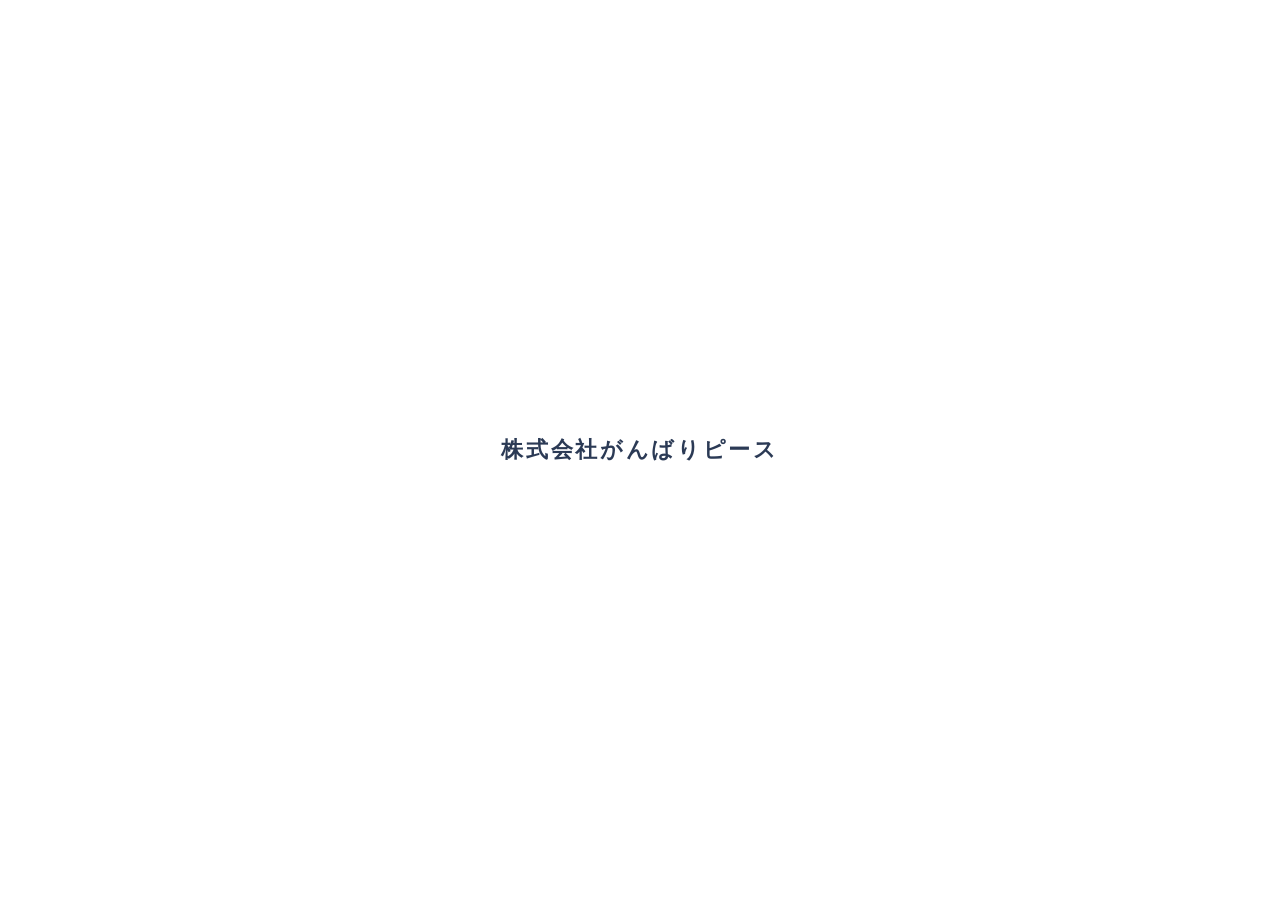
<file: index.html>
<!DOCTYPE html>
<html lang="ja">
<head>
  <meta charset="UTF-8">
  <!-- スマホで拡大縮小させない・ノッチの裏まで画面いっぱいに表示する（safe-area は CSS で避ける） -->
  <meta name="viewport" content="width=device-width, initial-scale=1, maximum-scale=1, user-scalable=no, viewport-fit=cover">
  <meta name="theme-color" content="#7ec8f0">
  <!-- ホーム画面に追加して開いたとき、アドレスバーなしの全画面で表示する（Android と iPhone） -->
  <meta name="mobile-web-app-capable" content="yes">
  <meta name="apple-mobile-web-app-capable" content="yes">
  <meta name="apple-mobile-web-app-title" content="タワーバトル">
  <meta name="format-detection" content="telephone=no">

  <!-- ページの名前と説明（検索結果などに出る） -->
  <title>かじわらタワーバトル2</title>
  <meta name="description" content="キャラを積み上げて、落とした方が負け！スマホのブラウザで遊べるバランス積みゲーム。ひとりでスコアアタック、ふたりで交互に対戦できます。">

  <!-- アイコン（ブラウザのタブ・iPhone のホーム画面） -->
  <link rel="icon" href="favicon.svg" type="image/svg+xml">
  <link rel="apple-touch-icon" href="apple-touch-icon.png">

  <!-- SNS で URL を共有したときに表示されるタイトル・説明・画像（OGP） -->
  <meta property="og:type" content="website">
  <meta property="og:site_name" content="かじわらタワーバトル">
  <meta property="og:title" content="かじわらタワーバトル">
  <meta property="og:description" content="キャラを積み上げて、落とした方が負け！スマホのブラウザで遊べるバランス積みゲーム。">
  <meta property="og:locale" content="ja_JP">
  <!-- 公開先の URL（SNS の多くは、画像を https:// から始まる完全な URL で書かないと表示してくれないため、
       ここだけは相対パスではなく完全な URL で書いている。リポジトリ名を変えたらここも変える） -->
  <meta property="og:url" content="https://akionlywork-dot.github.io/kajiwara-tower-battle/">
  <meta property="og:image" content="https://akionlywork-dot.github.io/kajiwara-tower-battle/ogp.png">
  <meta property="og:image:width" content="1200">
  <meta property="og:image:height" content="630">
  <meta property="og:image:alt" content="かじわらタワーバトル：キャラを積み上げるバランスゲーム">
  <meta name="twitter:card" content="summary_large_image">
  <!-- アプリとしてインストールするための設定（PWA） -->
  <link rel="manifest" href="manifest.webmanifest">
  <meta name="apple-mobile-web-app-status-bar-style" content="default">
  <link rel="stylesheet" href="css/style.css?v=3.5.1">
</head>
<body>
  <div id="app">
    <!-- ===== ゲーム画面（物理演算の描画先。タイトルなどの後ろでも空を描いている） ===== -->
    <canvas id="game-canvas"></canvas>

    <!-- 上部の情報表示（スコア・手番）とポーズボタン -->
    <div id="hud" class="game-ui">
      <div id="hud-info"></div>
      <button id="btn-pause" class="btn btn-icon" aria-label="ポーズ">❚❚</button>
    </div>

    <!-- 下部の操作ボタン -->
    <div id="controls" class="game-ui">
      <button id="btn-rotate" class="btn btn-ctrl">⟳ 回転</button>
      <button id="btn-flip" class="btn btn-ctrl">⇆ 反転</button>
      <button id="btn-drop" class="btn btn-ctrl btn-primary">⬇ 落とす</button>
    </div>

    <!-- 管理者モード：自由配置モードの操作（sandbox.js） -->
    <div id="sandbox-ui" class="hidden">
      <div class="sandbox-top">
        <select id="sandbox-char" aria-label="次に置くキャラ"></select>
        <button id="sandbox-exit" class="btn btn-small btn-sub">終了</button>
      </div>
      <p id="sandbox-info" class="sandbox-info"></p>
      <div class="sandbox-tools">
        <button id="sandbox-rotate" class="btn btn-small btn-sub">⟳ 回転</button>
        <button id="sandbox-flip" class="btn btn-small btn-sub">⇆ 反転</button>
        <button id="sandbox-delete" class="btn btn-small btn-sub">削除</button>
        <button id="sandbox-clear" class="btn btn-small btn-sub">全部消す</button>
        <button id="sandbox-pause" class="btn btn-small btn-sub">❚❚ 停止</button>
        <button id="sandbox-step" class="btn btn-small btn-sub">1コマ ▸</button>
      </div>
    </div>
    <!-- 管理者モード：画面の上の「デバッグ中」「テスト日付」の札と、左上の数値（admin.js） -->
    <div id="admin-flags" aria-live="polite">
      <span id="flag-sandbox" class="admin-flag hidden">🛠 デバッグ中・記録されません</span>
      <span id="flag-date" class="admin-flag admin-flag-date hidden"></span>
    </div>
    <pre id="admin-hud" class="admin-hud hidden"></pre>

    <!-- 横長の画面（パソコン）だけ：ゲームの場の左右のパネル（main.js の updateSidePanels。出すかは style.css） -->
    <aside id="side-left" class="game-ui side-panel side-left" aria-label="スコア">
      <div id="side-left-body"></div>
    </aside>
    <aside id="side-right" class="game-ui side-panel side-right" aria-label="操作">
      <div id="side-turn" class="side-turn"></div>
      <div id="side-timer" class="side-timer"></div>
      <div id="side-keys" class="side-keys"></div>
    </aside>
    <!-- パソコン：キーやマウスを初めて使ったときに出す、操作のヒント（controls.js） -->
    <div id="control-hint" class="control-hint hidden" aria-live="polite"></div>

    <!-- 2人対戦の「〇〇の番」表示 -->
    <div id="turn-banner" class="hidden"></div>
    <!-- オンライン対戦で、お互いが「もう一度」を押したときの「再戦！」 -->
    <div id="rematch-banner">再戦！</div>

    <!-- ===== タイトル画面 ===== -->
    <!-- 背景（空・雲・土台・デモ）はキャンバスに描いているので、この画面は透明 -->
    <section id="screen-title" class="screen screen-clear">
      <!-- 右上：設定（歯車） -->
      <button id="btn-title-settings" class="btn btn-icon btn-corner" aria-label="設定">
        <svg viewBox="0 0 24 24" width="24" height="24" aria-hidden="true">
          <path fill="currentColor" d="M19.4 13a7.6 7.6 0 0 0 0-2l2.1-1.6a.5.5 0 0 0 .1-.6l-2-3.5a.5.5 0 0 0-.6-.2l-2.5 1a7.3 7.3 0 0 0-1.7-1l-.4-2.6a.5.5 0 0 0-.5-.5h-4a.5.5 0 0 0-.5.4l-.4 2.7a7.3 7.3 0 0 0-1.7 1l-2.5-1a.5.5 0 0 0-.6.2l-2 3.5a.5.5 0 0 0 .1.6L4.6 11a7.6 7.6 0 0 0 0 2l-2.1 1.6a.5.5 0 0 0-.1.6l2 3.5c.1.2.4.3.6.2l2.5-1c.5.4 1.1.7 1.7 1l.4 2.6c0 .3.2.5.5.5h4c.3 0 .5-.2.5-.4l.4-2.7c.6-.3 1.2-.6 1.7-1l2.5 1c.2.1.5 0 .6-.2l2-3.5a.5.5 0 0 0-.1-.6L19.4 13zM12 15.5a3.5 3.5 0 1 1 0-7 3.5 3.5 0 0 1 0 7z"/>
        </svg>
      </button>

      <!-- 右上（歯車の左）：管理者メニュー。管理者モードの端末だけ表示される（main.js の applyAdmin） -->
      <!-- 右上（歯車の左）：合言葉（codes.js） -->
      <button id="btn-codes" class="btn btn-icon btn-corner btn-codes-home" aria-label="合言葉">
        <svg viewBox="0 0 24 24" width="22" height="22" aria-hidden="true"><circle cx="8" cy="12" r="4" fill="none" stroke="currentColor" stroke-width="2.4"/><path d="M12 12h9M18 12v3M21 12v4" fill="none" stroke="currentColor" stroke-width="2.4" stroke-linecap="round"/></svg>
      </button>

      <button id="btn-admin-home" class="btn btn-icon btn-corner btn-admin-home hidden" data-open="admin" aria-label="管理者メニュー">🛠</button>

      <!-- 左上：自分のプロフィール（タップでプロフィール画面へ） -->
      <button id="profile-chip" class="profile-chip" data-open="profile" aria-label="プロフィール">
        <span id="chip-avatar" class="avatar"></span>
        <span class="profile-chip-text">
          <b id="chip-name"></b>
          <small id="chip-title"></small>
        </span>
      </button>

      <div class="title-layout">
        <!-- 上：タイトルロゴ -->
        <div class="title-top">
          <div class="logo-pop">
            <h1 class="logo">かじわら<br>タワーバトル２</h1>
          </div>
          <p class="tagline">あの梶原タワーバトルが<br>進化して新登場！</p>
          <!-- ハロウィンイベントの期間中だけ出る、かぼちゃ（#screen-title.halloween のとき） -->
          <span class="hw-pumpkin" aria-hidden="true">🎃</span>
        </div>
        <!-- 中央：ハイスコア -->
        <div class="title-middle">
          <div id="best-score" class="best-card"></div>
          <p id="notice" class="notice hidden"></p>
          <!-- アップデートの予告・「更新する」ボタン（updates.js） -->
          <div id="update-banner" class="update-banner hidden" aria-live="polite"></div>
        </div>
        <!-- 下寄り：スタートボタン（親指で押しやすい位置） -->
        <div class="title-bottom">
          <!-- 登場・脈打つ動きは外側の .btn-start-wrap に付ける（style.css の「スタートボタン」を参照） -->
          <div class="btn-start-wrap">
            <button id="btn-start" class="btn btn-big btn-primary btn-start" disabled>読み込み中…</button>
          </div>

          <!-- アイコン付きメニュー（data-open に開く画面の名前） -->
          <nav class="title-menu">
            <button class="menu-icon" data-open="news" aria-label="お知らせ">
              <svg viewBox="0 0 24 24"><path d="M12 3a6 6 0 0 0-6 6v4l-2 3h16l-2-3V9a6 6 0 0 0-6-6zM10 19a2 2 0 0 0 4 0"/></svg>
              <span>お知らせ</span>
              <i id="news-badge" class="badge hidden"></i>
            </button>
            <button class="menu-icon" data-open="ranking" aria-label="ランキング">
              <svg viewBox="0 0 24 24"><path d="M8 4h8v5a4 4 0 0 1-8 0zM8 6H5a3 3 0 0 0 3 4M16 6h3a3 3 0 0 1-3 4M12 13v4M8 21h8M10 17h4v4h-4z"/></svg>
              <span>ランキング</span>
            </button>
            <button class="menu-icon" data-open="dex" aria-label="図鑑">
              <svg viewBox="0 0 24 24"><path d="M5 4.5A1.5 1.5 0 0 1 6.5 3H19v15H6.5A1.5 1.5 0 0 0 5 19.5zM5 19.5A1.5 1.5 0 0 0 6.5 21H19v-3M9 7h6"/></svg>
              <span>図鑑</span>
            </button>
            <button class="menu-icon" data-open="achievements" aria-label="実績">
              <svg viewBox="0 0 24 24"><path d="M8 2l2.5 6M16 2l-2.5 6"/><circle cx="12" cy="14.5" r="6"/><path d="M12 11.5l1 2 2.2.3-1.6 1.5.4 2.2-2-1-2 1 .4-2.2-1.6-1.5 2.2-.3z"/></svg>
              <span>実績</span>
            </button>
            <button class="menu-icon" data-open="records" aria-label="戦績">
              <svg viewBox="0 0 24 24"><path d="M4 20h16M7 17v-5M12 17V6M17 17v-8"/></svg>
              <span>戦績</span>
            </button>
            <button class="menu-icon" data-open="profile" aria-label="プロフィール">
              <svg viewBox="0 0 24 24"><circle cx="12" cy="8" r="4"/><path d="M4 21a8 8 0 0 1 16 0"/></svg>
              <span>プロフィール</span>
            </button>
          </nav>

          <!-- アプリとしてインストールの案内（ブラウザで開いている人だけ。pwa.js。「あとで」で7日間出さない） -->
          <div id="install-hint" class="install-hint hidden">
            <button id="btn-install-hint" class="install-hint-main">📲 アプリとしてインストール</button>
            <button id="btn-install-later" class="install-hint-later">あとで</button>
          </div>
        </div>
      </div>

      <!-- ハロウィンイベントの期間中だけ、こうもりが横切る -->
      <div class="hw-bats" aria-hidden="true"><span>🦇</span><span>🦇</span><span>🦇</span></div>

      <!-- 右下：バージョン番号（config.js の version） -->
      <p id="version" class="version"></p>
    </section>

    <!-- ===== モード選択画面 ===== -->
    <section id="screen-mode" class="screen">
      <div class="screen-inner">
        <h2 class="screen-title">モードを選ぶ</h2>
        <div class="menu">
          <!-- ひとりで：押すと、スコアアタック（ふつうのルール）か特殊ルールを選ぶ画面へ -->
          <button id="btn-hitori" class="btn btn-big btn-p1" data-open="rules">ひとりで<small>スコアアタック・特殊ルール</small><span id="mode-best" class="mode-best hidden"></span></button>
          <button class="btn btn-big btn-p2" data-open="versus">たいせん<small>ともだちと・CPUと</small></button>
          <!-- ハロウィンイベント（期間中だけ表示。halloween.js） -->
          <button id="btn-halloween" class="btn btn-big btn-halloween hidden">🎃 ハロウィン<small id="halloween-progress"></small></button>
          <button id="btn-mode-back" class="btn btn-big btn-sub">もどる</button>
        </div>
      </div>
    </section>

    <!-- ===== 対戦の相手を選ぶ画面 ===== -->
    <section id="screen-versus" class="screen">
      <div class="screen-inner">
        <h2 class="screen-title">たいせん</h2>
        <div class="menu">
          <button id="btn-versus" class="btn btn-big btn-p2">ともだちと<small>1台のスマホで交互に</small></button>
          <button class="btn btn-big btn-online" data-open="online">オンライン対戦<small>近くの人と、2台のスマホで</small></button>
          <p class="menu-label">CPUと対戦</p>
          <div class="cpu-levels">
            <button class="btn btn-big btn-cpu" data-cpu="easy">よわい</button>
            <button class="btn btn-big btn-cpu" data-cpu="normal">ふつう</button>
            <button class="btn btn-big btn-cpu" data-cpu="hard">つよい</button>
          </div>
          <button class="btn btn-big btn-sub" data-back="mode">もどる</button>
        </div>
      </div>
    </section>

    <!-- スタンプ（オンライン対戦のリザルト画面の上に重ねる。stamps.js） -->
    <div id="stamp-layer" class="stamp-layer"></div>
    <div id="stamp-bar" class="stamp-bar hidden">
      <p id="stamp-status" class="stamp-status"></p>
      <div id="stamp-buttons" class="stamp-buttons"></div>
    </div>

    <!-- 横向きのスマホ：「縦向きにすると遊べます」（style.css の .rotate-notice。ゲーム中ならポーズする。main.js） -->
    <div id="rotate-notice" class="rotate-notice" aria-live="polite">
      <span class="rotate-notice-icon" aria-hidden="true">📱</span>
      <p>縦向きにすると遊べます</p>
    </div>

    <!-- レアキャラが出たときの表示 -->
    <div id="rare-banner" class="hidden"></div>
    <!-- ★4（激レア）が出たときに、画面が一瞬光る -->
    <div id="flash"></div>

    <!-- ===== オンライン対戦の準備画面 ===== -->
    <!-- 中の3つの表示（選ぶ・部屋を作った・部屋に入る）を、main.js が切りかえる -->
    <section id="screen-online" class="screen screen-dim page">
      <div class="page-inner">
        <header class="page-header">
          <button id="btn-online-back" class="btn btn-icon" aria-label="もどる">‹</button>
          <h2>オンライン対戦</h2>
        </header>
        <div class="page-body online-body">
          <!-- 1. 部屋を作るか、入るか -->
          <div id="online-choose" class="online-view">
            <div class="menu">
              <button id="btn-online-host" class="btn btn-big btn-primary">部屋を作る<small>ルームコードを相手に伝える</small></button>
              <button id="btn-online-join" class="btn btn-big btn-p2">部屋に入る<small>相手のルームコードを入力する</small></button>
            </div>
          </div>
          <!-- 2. 部屋を作った：コードを表示して、相手を待つ -->
          <div id="online-host" class="online-view hidden">
            <p class="online-label">ルームコード</p>
            <p id="online-code" class="online-code">------</p>
            <p id="online-host-status" class="online-status"></p>
            <p id="online-wait-state" class="online-wait-state"></p>
          </div>
          <!-- 3. 部屋に入る：コードを入力 -->
          <div id="online-join" class="online-view hidden">
            <p class="online-label">相手のルームコード（6桁）</p>
            <input id="online-code-input" class="online-code-input" type="text" inputmode="numeric" pattern="[0-9]*" maxlength="6" autocomplete="off" placeholder="000000">
            <button id="btn-online-connect" class="btn btn-big btn-primary">参加する</button>
            <p id="online-join-status" class="online-status"></p>
          </div>
          <p id="online-version" class="online-version"></p>
          <div class="online-notes">
            <p>・まず2台を直接つなぎます。直接つながらないときは、自動で公開の中継サーバー経由に切りかえます（少し反応がゆっくりになります）。</p>
            <p>・ルームコードは、対戦する相手にだけ伝えてください（SNS などに貼らないでください）。</p>
            <p>・試合の前に、対戦カードでおたがいの名前・称号・ハイスコア（ランキングに参加している人は順位も）・実績の数・オンライン対戦の勝敗が相手に伝わります。写真アイコンは、設定の「オンライン対戦」→「相手に写真アイコンを見せる」をオンにした人だけ伝わります。</p>
            <p>・直接つながったときは、お互いのネット上の住所（IPアドレス）が相手の端末に伝わります。中継サーバー経由のときは、ゲームのデータ（キャラの位置・名前・対戦カードの情報）が中継サーバーを通ります。知っている人と遊んでください。</p>
            <p>・画面を消したり、ほかのアプリに切りかえたりすると、接続が切れます。</p>
          </div>
        </div>
      </div>
    </section>

    <!-- CPU が考えている間の表示 -->
    <div id="cpu-thinking" class="cpu-thinking hidden"></div>

    <!-- ===== ひとりで遊ぶモードを選ぶ画面 =====
         いちばん上に「スコアアタック」（ふつうのルール。ランキング対象）、その下に特殊ルール（中身は rules.js と config.js の rules から作る） -->
    <section id="screen-rules" class="screen screen-dim page">
      <div class="page-inner">
        <header class="page-header">
          <button class="btn btn-icon" data-back="mode" aria-label="もどる">‹</button>
          <h2>ひとりで</h2>
        </header>
        <div class="page-body">
          <button id="btn-solo" class="list-row rule-row rule-normal">
            <span class="rule-icon">🏆</span>
            <span class="rule-main">
              <b><span class="rule-name">スコアアタック</span> <span class="ranking-tag">ランキング（フリー）対象</span></b>
              <small>いつものルール。ハイスコアはランキング（フリー）に載ります</small>
            </span>
            <span id="normal-best" class="rule-best"></span>
          </button>
          <!-- 競技：みんなが同じ条件で競う（config.js の competitive）。ランキング（競技）の対象 -->
          <button id="btn-comp" class="list-row rule-row rule-normal rule-comp">
            <span class="rule-icon">🏁</span>
            <span class="rule-main">
              <b><span class="rule-name">競技</span> <span class="ranking-tag ranking-tag-comp">ランキング（競技）対象</span></b>
              <small>全キャラが同じ確率・同じ大きさ・同じ点数の、公平なルール。図鑑には登録されません</small>
            </span>
            <span id="comp-best" class="rule-best"></span>
          </button>
          <h3 class="section-title">特殊ルール</h3>
          <div id="rules-list"></div>
          <p class="page-note">特殊ルールのハイスコアは、ルールごとに記録されます（ランキングには載りません）。</p>
        </div>
      </div>
    </section>

    <!-- ===== 称号を選ぶ画面（profile.js）=====
         上に今選んでいる称号の見本、その下に格ごとの称号の一覧。タップで見本が変わり、「これにする」で決める -->
    <section id="screen-titles" class="screen screen-dim page">
      <div class="page-inner">
        <header class="page-header">
          <button class="btn btn-icon" data-back="profile" aria-label="もどる">‹</button>
          <h2>称号を選ぶ</h2>
        </header>
        <div id="title-preview" class="title-preview"></div>
        <div class="page-body">
          <div id="title-list"></div>
        </div>
        <div class="page-footer title-actions">
          <button class="btn btn-sub" data-back="profile">もどる</button>
          <button id="btn-title-ok" class="btn btn-primary">これにする</button>
        </div>
      </div>
    </section>

    <!-- ===== ポーズ画面 ===== -->
    <section id="screen-pause" class="screen screen-dim">
      <div class="screen-inner">
        <h2 class="screen-title">ポーズ</h2>
        <div class="menu">
          <button id="btn-resume" class="btn btn-big btn-primary">つづける</button>
          <button id="btn-restart" class="btn btn-big btn-sub">最初からやり直す</button>
          <button class="btn btn-big btn-sub" data-photo>📷 フォトモード</button>
          <button id="btn-pause-settings" class="btn btn-big btn-sub">設定</button>
          <button id="btn-pause-title" class="btn btn-big btn-sub">タイトルへ</button>
        </div>
      </div>
    </section>

    <!-- ===== 設定画面 ===== -->
    <section id="screen-settings" class="screen screen-dim page">
      <div class="page-inner">
        <header class="page-header">
          <!-- もどる（設定を開いた画面へ。タイトル・ポーズのどちらからでも） -->
          <button id="btn-settings-back" class="btn btn-icon" aria-label="もどる">‹</button>
          <h2>設定</h2>
        </header>
        <!-- data-setting の名前は settings.js の DEFAULTS と同じにする。スイッチの行は、行のどこを押しても切りかわる（main.js） -->
        <div class="page-body settings-list">
          <h3 class="settings-heading">音</h3>
          <div class="setting-row">
            <span>BGM</span>
            <button class="toggle" data-setting="bgm" role="switch" aria-label="BGM"></button>
          </div>
          <div class="setting-row">
            <span>効果音</span>
            <button class="toggle" data-setting="se" role="switch" aria-label="効果音"></button>
          </div>

          <h3 class="settings-heading">あそびかた</h3>
          <div class="setting-row">
            <span>指を離したら落とす<small>ドラッグして指を離すと落下（マウスのときは、いつもクリックで落とす）</small></span>
            <button class="toggle" data-setting="release" role="switch" aria-label="指を離したら落とす"></button>
          </div>
          <!-- 制限時間：切りかえはない（説明だけ。秒数は config.js の versus.turnTimeLimit・online.turnTime から main.js が書く） -->
          <div class="setting-row setting-info">
            <span>制限時間<small id="setting-time-note"></small></span>
          </div>
          <!-- パソコン（マウスなど細かく指せる機器）のときだけ：マウス・キーの一覧（controls.js の KEYS から作る） -->
          <div id="setting-controls" class="settings-controls hidden">
            <h3 class="settings-heading">操作方法</h3>
            <div id="setting-controls-list" class="controls-help"></div>
          </div>

          <!-- ランキング（config.js の ranking.url を設定したときだけ表示。ranking.js） -->
          <div id="setting-ranking-group" class="settings-group hidden">
            <h3 class="settings-heading">ランキング</h3>
            <!-- ランキングへの参加：スコアアタック・競技を初めて遊ぶときに、同意してもらう（ranking.js の ensureConsent）。
                 ここでは同意の状態を出し、取り消せるようにする（取り消すと、ランキングから自分の記録を消す） -->
            <div class="setting-row ranking-consent-row">
              <span>ランキングへの参加<small id="ranking-consent-state"></small></span>
              <button id="btn-ranking-revoke" class="btn btn-small btn-sub">同意を取り消す</button>
            </div>
            <!-- 下の2つは、ランキングへの参加に同意しているときだけ選べる（写真・プロフィールの公開は、本人が選ぶ） -->
            <div class="setting-row setting-sub" data-needs="ranking">
              <span>プロフィールを公開<small>実績・図鑑の数、背景と土台、プレイ回数、積んだ数の合計、オンライン対戦の勝敗が、ランキングで見られる</small></span>
              <button class="toggle" data-setting="rankingProfile" role="switch" aria-label="ランキングでプロフィールを公開"></button>
            </div>
            <div class="setting-row setting-sub" data-needs="ranking">
              <span>写真アイコンを載せる<small>オフのときは、名前の1文字目</small></span>
              <button class="toggle" data-setting="rankingIcon" role="switch" aria-label="ランキングに写真アイコンを載せる"></button>
            </div>
          </div>

          <h3 class="settings-heading">オンライン対戦</h3>
          <div class="setting-row">
            <span>相手に写真アイコンを見せる<small>オフのときは、名前の1文字目</small></span>
            <button class="toggle" data-setting="onlineIcon" role="switch" aria-label="対戦相手に写真アイコンを見せる"></button>
          </div>

          <h3 class="settings-heading">アプリ・データ</h3>
          <!-- アプリとしてインストール（インストールできるときだけ表示。pwa.js） -->
          <div id="setting-install-row" class="setting-row hidden">
            <span>アプリとしてインストール<small id="install-desc"></small></span>
            <button id="btn-install" class="btn btn-small btn-primary">インストール</button>
          </div>
          <!-- データのバックアップ（機種変更のときなど） -->
          <div class="setting-row setting-data">
            <span>データのバックアップ<small>名前・写真・図鑑・スタンプ・実績・戦績・イベントの勝利数・設定。v1.7.0 より前のファイルを読み込むと、実績と戦績はリセットされます</small></span>
            <div class="setting-data-buttons">
              <button id="btn-export" class="btn btn-small btn-sub">書き出す</button>
              <label class="btn btn-small btn-sub">
                読み込む
                <input type="file" id="import-file" accept=".json,application/json" hidden>
              </label>
            </div>
          </div>

          <!-- 管理者モードの端末だけ表示される -->
          <div id="setting-admin-row" class="setting-row hidden">
            <span>管理者メニュー<small>この端末は管理者モードです</small></span>
            <button class="btn btn-small btn-sub" data-open="admin">開く</button>
          </div>
          <!-- 開発用：config.js の devMode が true（または管理者モード）のときだけ表示される -->
          <div id="setting-debug-row" class="setting-row hidden">
            <span>当たり判定を表示<small>開発用</small></span>
            <button class="toggle" data-setting="debug" role="switch" aria-label="当たり判定を表示"></button>
          </div>
        </div>
      </div>
    </section>

    <!-- ===== リザルト画面 ===== -->
    <section id="screen-result" class="screen screen-dim">
      <div id="confetti"></div>
      <div class="screen-inner">
        <div id="result-content"></div>
        <!-- 初めてのゲームのあとに1度だけ：アプリとしてインストールの案内（pwa.js の atResult） -->
        <div id="result-install" class="result-install hidden">
          <span>📲 アプリにすると全画面で遊べます</span>
          <button id="btn-result-install" class="btn btn-small btn-primary">インストール</button>
          <button id="btn-result-install-later" class="install-hint-later">あとで</button>
        </div>
        <div class="menu">
          <!-- オンライン対戦で、相手が「もう一度」を押したときに出る -->
          <p id="rematch-note" class="rematch-note hidden"></p>
          <button id="btn-retry" class="btn btn-big btn-primary">もう一度</button>
          <!-- 挑戦状：スコアアタック・特殊ルールのときだけ表示 -->
          <button id="btn-challenge" class="btn btn-big btn-p2 hidden">挑戦状を送る<small>同じ順番のキャラで勝負！</small></button>
          <button id="btn-card" class="btn btn-big btn-special">結果を画像でシェア<small>リザルトカードを作る</small></button>
          <button class="btn btn-big btn-sub" data-photo>📷 フォトモード</button>
          <button id="btn-result-title" class="btn btn-big btn-sub">タイトルへ</button>
        </div>
      </div>
    </section>

    <!-- ===== ハロウィンイベント：ステージの説明とごほうび（halloween.js） ===== -->
    <section id="screen-halloween" class="screen screen-dim page">
      <div class="page-inner">
        <header class="page-header">
          <button class="btn btn-icon" data-back="mode" aria-label="もどる">‹</button>
          <h2>🎃 ハロウィンイベント</h2>
        </header>
        <div class="page-body halloween-body">
          <div class="hw-stage">
            <b id="hw-stage-name"></b>
            <p id="hw-stage-desc"></p>
            <small id="hw-period"></small>
          </div>
          <h3 class="section-title">ごほうび<small id="hw-wins"></small></h3>
          <p class="page-note">勝つたびに、1つずつもらえます（負けても減りません）。もらったものは、イベントが終わってもずっと使えます。</p>
          <div id="hw-rewards"></div>
          <p id="hw-done" class="hw-done hidden">🎃 制覇！ ごほうびは全部もらいました。勝利数は、このあとも記録されます。</p>
          <button id="btn-halloween-start" class="btn btn-big btn-halloween">挑戦する<small>CPU「ふつう」と対戦</small></button>
        </div>
      </div>
    </section>

    <!-- ===== フォトモード（ボタンなどを消して、背景とタワーだけを写す） ===== -->
    <!-- この画面自体は透明で、指の操作は後ろのキャンバスに届く（ドラッグで移動・ピンチで拡大） -->
    <section id="screen-photo" class="screen screen-photo">
      <p class="photo-hint">ドラッグで移動・ピンチで拡大</p>
      <div class="photo-bar">
        <button id="btn-photo-close" class="btn btn-icon" aria-label="フォトモードを終わる">✕</button>
        <button id="btn-photo-shoot" class="btn btn-photo-shoot btn-primary" aria-label="撮影">📷 撮影</button>
      </div>
      <div id="photo-flash" class="photo-flash"></div>
    </section>

    <!-- ===== リザルトカード（結果を画像にして共有） ===== -->
    <section id="screen-card" class="screen screen-dim page">
      <div class="page-inner">
        <header class="page-header">
          <button class="btn btn-icon" data-back="result" aria-label="もどる">‹</button>
          <h2>リザルトカード</h2>
        </header>
        <div class="page-body card-body">
          <div class="card-preview"><img id="card-img" class="card-img" alt="リザルトカードの見本"></div>
          <div class="seg" role="group" aria-label="画像の形">
            <button class="seg-btn" data-card-size="landscape">横長<small>1200×630</small></button>
            <button class="seg-btn" data-card-size="portrait">縦長<small>1080×1350</small></button>
          </div>
          <div id="card-icon-row" class="setting-row">
            <span>写真アイコンを載せる<small>オフのときは、名前の1文字目が入ります</small></span>
            <button id="toggle-card-icon" class="toggle" role="switch" aria-label="写真アイコンを載せる"></button>
          </div>
          <button id="btn-card-share" class="btn btn-big btn-primary">シェア<small>共有できない端末では、画像を保存します</small></button>
        </div>
      </div>
    </section>

    <!-- ===== プロフィール画面 ===== -->
    <!-- .page は「上に見出し、下にスクロールする中身」の画面。data-back は「もどる」で戻る画面 -->
    <section id="screen-profile" class="screen screen-dim page">
      <div class="page-inner">
        <header class="page-header">
          <button class="btn btn-icon" data-back="title" aria-label="もどる">‹</button>
          <h2>プロフィール</h2>
        </header>
        <div class="page-body">
          <div class="profile-icon-area">
            <!-- アイコンと、その下に選んでいる称号の札（称号の枠のデザイン） -->
            <div class="profile-avatar-col">
              <span id="profile-avatar" class="avatar avatar-xl"></span>
              <span id="profile-title-badge" class="profile-title-badge"></span>
            </div>
            <div class="profile-icon-buttons">
              <!-- 端末の写真を選ぶ。label の中の input を押したことになる -->
              <label class="btn btn-sub btn-small">
                写真を選ぶ
                <input type="file" id="icon-file" accept="image/*" hidden>
              </label>
              <!-- 図鑑に登録したキャラの絵を、アイコンにする（custom.js） -->
              <button id="btn-icon-char" class="btn btn-sub btn-small">キャラにする</button>
              <button id="btn-icon-remove" class="btn btn-sub btn-small">アイコンを外す</button>
            </div>
          </div>
          <label class="field">
            <span>名前<small>10文字まで</small></span>
            <input id="input-name" type="text" maxlength="10" placeholder="プレイヤー" autocomplete="off">
          </label>
          <!-- 称号：今のアイコン＋枠＋称号の札。押すと、称号を選ぶ画面へ -->
          <div class="field">
            <span>称号<small>実績を達成すると選べる</small></span>
            <button id="btn-title-pick" class="title-pick" aria-label="称号を選ぶ"></button>
          </div>
          <!-- 名前の色・お気に入りのキャラ（custom.js。色の種類と解放条件は config.js の nameColors） -->
          <h3 class="section-title">名前の色<small>実績を達成すると、色が増える</small></h3>
          <div id="name-colors" class="name-colors"></div>
          <h3 class="section-title">お気に入りのキャラ<small>図鑑に登録したキャラから選ぶ。対戦カードと、ランキングのプロフィールに出る</small></h3>
          <div class="fav-row">
            <button id="btn-fav" class="stamp-slot fav-slot" aria-label="お気に入りのキャラを選ぶ"></button>
            <span id="fav-name" class="fav-name"></span>
            <button id="btn-fav-clear" class="btn btn-small btn-sub hidden">はずす</button>
          </div>
          <!-- 背景と土台（中身は themes.js が作る。種類と解放条件は config.js の themes） -->
          <h3 class="section-title">背景</h3>
          <div id="theme-backgrounds" class="theme-grid"></div>
          <h3 class="section-title">土台</h3>
          <div id="theme-platforms" class="theme-grid"></div>
          <!-- 対戦カード：オンライン対戦の前に相手の画面に出るカードの見本と、色（持っている背景）を選ぶ -->
          <h3 class="section-title">対戦カード<small>オンライン対戦の前に、相手の画面に出る。色を、持っている背景から選べる</small></h3>
          <div id="card-preview" class="card-preview"></div>
          <div id="card-bgs" class="theme-grid"></div>
          <!-- スタンプ（中身は stamps.js が作る） -->
          <h3 class="section-title">スタンプ<small>オンライン対戦のリザルトで送れる。枠をタップして変える</small></h3>
          <div id="stamp-slots" class="stamp-slots"></div>
          <p class="page-note">写真と名前はこの端末の中に保存されます。名前（名前の色・お気に入りのキャラも）はオンライン対戦の相手に伝わります。スコアアタック・競技の記録は、ランキングに載ります（遊ぶ前に同意したとき。名前・称号・スコア・積んだ数・高さ）。<b>ランキングでの名前は、ここで変えられます。</b>写真は、設定の「ランキング」→「写真アイコンを載せる」をオンにしたときだけ載ります。「プロフィールを公開」をオンにすると、実績の数・図鑑の数・背景と土台・プレイ回数・積んだ数の合計・オンライン対戦の勝敗も、ランキングを見た人に見えます。同意は、設定画面でいつでも取り消せます（取り消すと、ランキングから記録を消します）。</p>
        </div>
      </div>
    </section>

    <!-- ===== 合言葉（codes.js）：入力 → 正しければ、ごほうびを並べて紙吹雪 ===== -->
    <div id="code-dialog" class="dialog">
      <div class="dialog-box code-dialog-box">
        <div id="code-confetti" class="code-confetti"></div>
        <div id="code-form">
          <p class="code-title">🔑 合言葉</p>
          <p class="code-note">合言葉を入れると、ごほうびがもらえます（1つの合言葉は1回だけ）</p>
          <form onsubmit="return false">
            <input id="code-input" class="code-input" type="text" maxlength="40" autocomplete="off" autocapitalize="off" spellcheck="false" placeholder="合言葉を入力" aria-label="合言葉">
          </form>
          <p id="code-message" class="code-message" aria-live="polite"></p>
          <div class="dialog-buttons">
            <button id="btn-code-cancel" class="btn btn-sub">とじる</button>
            <button id="btn-code-ok" class="btn btn-primary">たしかめる</button>
          </div>
        </div>
        <div id="code-result" class="hidden">
          <p class="code-title code-ok">🎉 合言葉成功！</p>
          <p id="code-result-name" class="code-result-name"></p>
          <ul id="code-result-list" class="code-result-list"></ul>
          <p id="code-result-note" class="code-note"></p>
          <div class="dialog-buttons">
            <button id="btn-code-done" class="btn btn-primary">OK</button>
          </div>
        </div>
      </div>
    </div>

    <!-- ===== キャラを選ぶ画面（お気に入りのキャラ・キャラのアイコン。custom.js） ===== -->
    <div id="char-picker" class="dialog">
      <div class="dialog-box stamp-picker-box">
        <p id="char-picker-title"></p>
        <div id="char-picker-grid" class="stamp-picker-grid"></div>
        <p class="stamp-picker-note">図鑑に登録したキャラを選べます</p>
        <div class="dialog-buttons">
          <button id="char-picker-close" class="btn btn-primary">閉じる</button>
        </div>
      </div>
    </div>

    <!-- ===== アイコンの調整画面（写真を丸く切り抜く） ===== -->
    <section id="screen-crop" class="screen screen-dim page">
      <div class="page-inner">
        <header class="page-header">
          <button class="btn btn-icon" data-back="profile" aria-label="キャンセル">‹</button>
          <h2>アイコンの調整</h2>
        </header>
        <div class="page-body crop-body">
          <div class="crop-frame">
            <canvas id="crop-canvas"></canvas>
          </div>
          <input id="crop-zoom" type="range" min="1" max="4" step="0.01" value="1" aria-label="大きさ">
          <p class="page-note">指でドラッグして位置を、2本指（またはスライダー）で大きさを調整できます。</p>
          <div class="menu">
            <button id="btn-crop-ok" class="btn btn-big btn-primary">決定</button>
            <button class="btn btn-big btn-sub" data-back="profile">キャンセル</button>
          </div>
        </div>
      </div>
    </section>

    <!-- ===== お知らせ一覧 ===== -->
    <section id="screen-news" class="screen screen-dim page">
      <div class="page-inner">
        <header class="page-header">
          <button class="btn btn-icon" data-back="title" aria-label="もどる">‹</button>
          <h2>お知らせ</h2>
        </header>
        <div id="news-list" class="page-body"></div>
      </div>
    </section>

    <!-- ===== お知らせの詳細 ===== -->
    <section id="screen-news-detail" class="screen screen-dim page">
      <div class="page-inner">
        <header class="page-header">
          <button class="btn btn-icon" data-back="news" aria-label="もどる">‹</button>
          <h2>お知らせ</h2>
        </header>
        <div id="news-detail" class="page-body"></div>
      </div>
    </section>

    <!-- ===== ランキング ===== -->
    <section id="screen-ranking" class="screen screen-dim page">
      <div class="page-inner">
        <header class="page-header">
          <button class="btn btn-icon" data-back="title" aria-label="もどる">‹</button>
          <h2>ランキング</h2>
        </header>
        <!-- シーズン：今・前のシーズン・歴代のタブと、見ているシーズンの名前・始まった日（ranking.js・seasons.js） -->
        <div id="rank-season-tabs" class="ranking-tabs ranking-season-tabs" role="tablist" aria-label="シーズン"></div>
        <div id="rank-season-row" class="ranking-season">
          <span id="rank-season-info" class="ranking-season-info"></span>
        </div>
        <!-- フリー（いつものスコアアタック）と 競技 を切りかえる（ranking.js） -->
        <div class="ranking-tabs" role="tablist">
          <button class="ranking-tab" data-rank-tab="free" role="tab">フリー</button>
          <button class="ranking-tab" data-rank-tab="comp" role="tab">🏁 競技</button>
        </div>
        <div id="ranking-list" class="page-body"></div>
        <!-- 画面の下に固定：自分のハイスコア -->
        <div class="page-footer">
          <div id="ranking-mine" class="my-record"></div>
        </div>
      </div>
    </section>

    <!-- ===== 戦績 ===== -->
    <section id="screen-records" class="screen screen-dim page">
      <div class="page-inner">
        <header class="page-header">
          <button class="btn btn-icon" data-back="title" aria-label="もどる">‹</button>
          <h2>戦績</h2>
        </header>
        <div class="page-body">
          <div id="records-content"></div>
        </div>
      </div>
    </section>

    <!-- ===== キャラ図鑑 ===== -->
    <section id="screen-dex" class="screen screen-dim page">
      <div class="page-inner">
        <header class="page-header">
          <button class="btn btn-icon" data-back="title" aria-label="もどる">‹</button>
          <h2>キャラ図鑑</h2>
          <span id="dex-count" class="header-count"></span>
        </header>
        <div class="page-body">
          <div id="dex-grid" class="dex-grid"></div>
          <p class="page-note">一度でも積んだキャラが登録されます。</p>
        </div>
      </div>
    </section>

    <!-- ===== 実績 ===== -->
    <section id="screen-achievements" class="screen screen-dim page">
      <div class="page-inner">
        <header class="page-header">
          <button class="btn btn-icon" data-back="title" aria-label="もどる">‹</button>
          <h2>実績</h2>
          <span id="achievements-count" class="header-count"></span>
        </header>
        <div class="page-body">
          <div id="achievements-list"></div>
          <p class="page-note">達成すると称号がもらえます。称号はプロフィール画面で選ぶと、名前の横に表示されます。</p>
        </div>
      </div>
    </section>

    <!-- ===== 図鑑のキャラの詳細 ===== -->
    <!-- ===== ランキングの人のプロフィール（ranking.js。行をタップしたとき） ===== -->
    <div id="rank-profile" class="dialog">
      <div class="dialog-box rank-profile-box">
        <div id="rank-profile-content"></div>
        <div class="dialog-buttons">
          <button id="rank-profile-mine" class="btn btn-sub hidden">プロフィールへ</button>
          <button id="rank-profile-close" class="btn btn-primary">閉じる</button>
        </div>
      </div>
    </div>

    <div id="dex-popup" class="dialog">
      <div class="dialog-box dex-popup-box">
        <div id="dex-popup-content"></div>
        <div class="dialog-buttons">
          <button id="dex-popup-close" class="btn btn-primary">閉じる</button>
        </div>
      </div>
    </div>

    <!-- ===== 未読のお知らせのポップアップ（起動時） ===== -->
    <!-- 挑戦状を受け取ったとき（URL に ?seed=… が付いていたとき） -->
    <div id="challenge-popup" class="dialog">
      <div class="dialog-box challenge-box">
        <p class="challenge-label">挑戦状</p>
        <div id="challenge-popup-content"></div>
        <div class="dialog-buttons">
          <button id="challenge-later" class="btn btn-sub">やめておく</button>
          <button id="challenge-accept" class="btn btn-primary">挑戦する</button>
        </div>
      </div>
    </div>

    <!-- スタンプに使うキャラを選ぶ（図鑑に登録したキャラだけ選べる） -->
    <div id="stamp-picker" class="dialog">
      <div class="dialog-box stamp-picker-box">
        <p id="stamp-picker-title"></p>
        <div id="stamp-picker-grid" class="stamp-picker-grid"></div>
        <p class="stamp-picker-note">図鑑に登録したキャラを選べます</p>
        <div class="dialog-buttons">
          <button id="stamp-picker-default" class="btn btn-sub">初期にもどす</button>
          <button id="stamp-picker-close" class="btn btn-primary">閉じる</button>
        </div>
      </div>
    </div>

    <!-- 共有メニューが使えないときの、URL をコピーするダイアログ -->
    <div id="share-dialog" class="dialog">
      <div class="dialog-box">
        <p>このURLを送ってください</p>
        <input id="share-url" class="share-url" type="text" readonly>
        <div class="dialog-buttons">
          <button id="share-close" class="btn btn-sub">閉じる</button>
          <button id="share-copy" class="btn btn-primary">コピー</button>
        </div>
      </div>
    </div>

    <div id="news-popup" class="dialog">
      <div class="dialog-box news-popup-box">
        <div id="news-popup-content"></div>
        <div class="dialog-buttons">
          <button id="news-popup-list" class="btn btn-sub">一覧を見る</button>
          <button id="news-popup-close" class="btn btn-primary">閉じる</button>
        </div>
      </div>
    </div>

    <!-- ===== 管理者モード（入り口：タイトル右下のバージョン表示を7回タップ） ===== -->
    <section id="screen-admin" class="screen screen-dim page">
      <div class="page-inner">
        <header class="page-header">
          <button class="btn btn-icon" data-back="title" aria-label="もどる">‹</button>
          <h2>管理者モード</h2>
        </header>
        <div class="page-body">
          <!-- まだ開いていないとき -->
          <div id="admin-locked">
            <!-- 合言葉で開く（config.js の passHash が設定ずみのとき） -->
            <div id="admin-unlock-area">
              <form onsubmit="return false">
                <label class="field">
                  <span>合言葉</span>
                  <input id="admin-pass" type="password" autocomplete="off">
                </label>
              </form>
              <div class="menu">
                <button id="btn-admin-unlock" class="btn btn-big btn-primary">開く</button>
              </div>
              <p id="admin-lock-status" class="online-status"></p>
            </div>
            <!-- 合言葉の登録（config.js の passHash がまだ "" のとき） -->
            <div id="admin-setup-area">
              <p class="page-note">まだ合言葉が登録されていません。下に合言葉（8文字以上）を入れて「番号を作る」を押し、出てきた1行を config.js の admin の passHash の行と置きかえてください。合言葉そのものは、どこにも保存されません。</p>
              <form onsubmit="return false">
                <label class="field">
                  <span>新しい合言葉</span>
                  <input id="admin-new-pass" type="password" autocomplete="new-password">
                </label>
              </form>
              <div class="menu">
                <button id="btn-admin-make" class="btn btn-big btn-sub">番号を作る</button>
              </div>
              <p id="admin-made" class="admin-made"></p>
            </div>
          </div>

          <!-- 開いたとき：管理者メニュー -->
          <div id="admin-panel" class="hidden">
            <!-- 見出しをタップすると開く・閉じる。開いている見出しは、この端末に覚えておく（admin.js の setupSections） -->
            <div class="admin-buttons admin-sec-all">
              <button id="btn-admin-open-all" class="btn btn-small btn-sub">すべて開く</button>
              <button id="btn-admin-close-all" class="btn btn-small btn-sub">すべて閉じる</button>
            </div>
            <details class="admin-sec" data-sec="notice" open>
              <summary class="section-title">アップデート予告<small class="admin-sec-state"></small></summary>
              <p class="page-note">日時を決めて「予告する」と、みんなのタイトル画面に「🔧 11/1（土）21:00 にアップデートします」と出ます。その時刻を過ぎて新しいバージョンを公開すると、「更新する」ボタンに変わります（予告がなくても、新しいバージョンを公開すれば「更新する」ボタンは出ます）。予告はランキングのサーバー（server/ranking.gs）に保存します。</p>
              <pre id="admin-notice-state" class="admin-net"></pre>
              <label class="field">
                <span>アップデートする日時</span>
                <input id="admin-notice-at" type="datetime-local">
              </label>
              <div class="admin-buttons admin-quick">
                <button class="btn btn-small btn-sub" data-notice-in="30">30分後</button>
                <button class="btn btn-small btn-sub" data-notice-in="60">1時間後</button>
                <button class="btn btn-small btn-sub" data-notice-day="0">今夜21時</button>
                <button class="btn btn-small btn-sub" data-notice-day="1">明日21時</button>
              </div>
              <label class="field">
                <span>新しいバージョン<small>例 v3.1.1。省略できる。この版になった人には、予告を出さない</small></span>
                <input id="admin-notice-ver" type="text" maxlength="16" autocomplete="off">
              </label>
              <label class="field">
                <span>ひとこと<small>省略できる（80文字まで）。例「新キャラが登場します」</small></span>
                <input id="admin-notice-msg" type="text" maxlength="80" autocomplete="off">
              </label>
              <div class="admin-buttons">
                <button id="btn-admin-notice-set" class="btn btn-small btn-primary">予告する</button>
                <button id="btn-admin-notice-clear" class="btn btn-small btn-sub">予告を消す</button>
              </div>
              <button id="btn-admin-notice-reload" class="btn btn-small btn-sub admin-wide">状態を読みなおす</button>
            </details>
            <details class="admin-sec" data-sec="next" open>
              <summary class="section-title">次に出すキャラ<small class="admin-sec-state"></small></summary>
              <p class="page-note">1人で遊ぶ・CPU・2人対戦で使われます（オンライン対戦では使われません）。</p>
              <label class="field">
                <select id="admin-next"></select>
              </label>
            </details>
            <details class="admin-sec" data-sec="display">
              <summary class="section-title">表示<small class="admin-sec-state"></small></summary>
              <div class="setting-row">
                <span>当たり判定の線</span>
                <button class="toggle" data-setting="debug" role="switch" aria-label="当たり判定の線"></button>
              </div>
              <div class="setting-row">
                <span>FPS<small>画面の左上に、1秒あたりの描画の回数</small></span>
                <button class="toggle" data-setting="adminFps" role="switch" aria-label="FPS"></button>
              </div>
              <div class="setting-row">
                <span>キャラの数と高さ<small>画面の左上に、積んでいるキャラの数と、塔の高さ（m）</small></span>
                <button class="toggle" data-setting="adminStats" role="switch" aria-label="キャラの数と高さ"></button>
              </div>
              <div class="setting-row">
                <span>読み込み状況<small>画面の左下に、読み込み中のファイルとエラー</small></span>
                <button class="toggle" data-setting="adminLoad" role="switch" aria-label="読み込み状況"></button>
              </div>
            </details>
            <details class="admin-sec" data-sec="sandbox">
              <summary class="section-title">自由配置モード<small class="admin-sec-state"></small></summary>
              <p class="page-note">好きなキャラを、タップした場所（空中でも）に置いて動きを確かめます。置いたキャラはドラッグで動かす・回す・反転する・消すことができ、物理の計算を止めて1コマずつ進めることもできます。ハイスコア・戦績・実績・図鑑には記録されません。</p>
              <button id="btn-admin-sandbox" class="btn btn-primary">自由配置モードを始める</button>
            </details>
            <details class="admin-sec" data-sec="date">
              <summary class="section-title">日付を変えてテスト<small class="admin-sec-state"></small></summary>
              <p class="page-note">ゲームの中の日付だけを変えて、イベント（ハロウィンなど）の表示を確かめます。時計はそこから進みます。管理者モードを終わると、実際の日付に戻ります。オンライン対戦では使われません（相手に影響しないように、実際の日付で抽選します）。</p>
              <label class="field">
                <span>テスト日付 <small id="admin-date-now"></small></span>
                <input id="admin-date" type="datetime-local">
              </label>
              <div class="admin-buttons">
                <button id="btn-admin-date-set" class="btn btn-small btn-sub">この日付にする</button>
                <button id="btn-admin-date-clear" class="btn btn-small btn-sub">実際の日付に戻す</button>
              </div>
            </details>
            <details class="admin-sec" data-sec="event">
              <summary class="section-title">イベント（確認用）<small class="admin-sec-state"></small></summary>
              <div class="setting-row">
                <span>イベント期間中として表示<small>日付に関係なく、events.json のイベントを全部「期間中」にする</small></span>
                <button class="toggle" data-setting="eventPreview" role="switch" aria-label="イベント期間中として表示"></button>
              </div>
              <label class="field">
                <span>ハロウィンの勝利数</span>
                <select id="admin-hw-wins">
                  <option value="0">0勝</option>
                  <option value="1">1勝</option>
                  <option value="2">2勝</option>
                  <option value="3">3勝</option>
                </select>
              </label>
            </details>
            <details class="admin-sec" data-sec="staff">
              <summary class="section-title">スタッフの称号<small class="admin-sec-state"></small></summary>
              <p class="page-note">実績ではもらえない特別な称号です。獲得した称号は、管理者モードを終えても、この端末の「称号を選ぶ」画面で選べます。</p>
              <div id="admin-staff" class="admin-staff"></div>
            </details>
            <details class="admin-sec" data-sec="rankTitles">
              <summary class="section-title">ランキングの称号<small class="admin-sec-state"></small></summary>
              <p class="page-note">ランキングの上位の人だけが持てる称号です（本当に持てるかは、サーバーの順位で決まります）。ここで付けた称号は見た目の確認用で、管理者モードのあいだだけ、この端末の「称号を選ぶ」画面で選べます（管理者モードの記録はランキングに送らないので、ほかの人には見えません）。</p>
              <div id="admin-rank-titles" class="admin-staff"></div>
              <p class="page-note">ランキングの画面での見え方（見本）</p>
              <div id="admin-rank-preview" class="admin-rank-preview"></div>
            </details>
            <details class="admin-sec" data-sec="unlock">
              <summary class="section-title">解放状態<small class="admin-sec-state"></small></summary>
              <p class="page-note">見た目の確認用に、まとめて解放・未解放にします。最初に操作する前の状態を保存しておくので、「元に戻す」で戻せます。</p>
              <div class="admin-checks">
                <label><input type="checkbox" data-unlock="dex" checked> 図鑑</label>
                <label><input type="checkbox" data-unlock="ach" checked> 実績・称号</label>
                <label><input type="checkbox" data-unlock="themes" checked> 背景・土台<small>（解放の条件の実績・イベントの勝利数もふくむ）</small></label>
              </div>
              <div class="admin-buttons">
                <button id="btn-admin-unlock-all" class="btn btn-small btn-sub">すべて解放</button>
                <button id="btn-admin-lock-all" class="btn btn-small btn-sub">すべて未解放</button>
              </div>
              <button id="btn-admin-undo" class="btn btn-small btn-sub admin-wide">元に戻す</button>
              <p id="admin-undo-note" class="page-note"></p>
            </details>
            <details class="admin-sec" data-sec="draw">
              <summary class="section-title">出現率のテスト<small class="admin-sec-state"></small></summary>
              <p class="page-note">今の設定で抽選して、レア度ごと・キャラごとに、実際に出た回数と設定の出現率をくらべます（同じキャラが続かない決まりも、本物と同じ）。「差」は 結果 − 設定 で、偶然では起きにくい大きなずれは赤くなります（同じキャラが続かない決まりのため、★1 は少し出にくくなります）。</p>
              <div class="admin-draw-form">
                <label class="field">
                  <span>抽選する回数</span>
                  <input id="admin-draw-n" type="number" min="100" max="1000000" step="1000" value="10000" inputmode="numeric">
                </label>
                <button id="btn-admin-draw" class="btn btn-small btn-sub">抽選する</button>
              </div>
              <label class="admin-check-backup"><input id="admin-draw-comp" type="checkbox"> 競技のルールで抽選する（全キャラ同じ確率）</label>
              <div id="admin-draw" class="admin-draw"></div>
            </details>
            <details class="admin-sec" data-sec="net">
              <summary class="section-title">オンライン対戦の接続<small class="admin-sec-state"></small></summary>
              <pre id="admin-net" class="admin-net"></pre>
              <button id="btn-admin-net" class="btn btn-small btn-sub">更新</button>
            </details>
            <details class="admin-sec" data-sec="platform">
              <summary class="section-title">土台の形（テスト）<small class="admin-sec-state"></small></summary>
              <p class="page-note">土台の厚さ（上の面の高さは同じで、下側だけ変わる）・滑りにくさを変えて試します。選ぶと、ページを読みなおします。URL に <code>?plat=16&amp;grip=3</code> のように書いても試せます（URL の方が優先）。いつもの形以外のあいだは、ハイスコアにせず、ランキングにも送りません。</p>
              <label class="field">
                <span>厚さ</span>
                <select id="admin-plat-h"></select>
              </label>
              <label class="field">
                <span>滑りにくさ（止まっているとき）</span>
                <select id="admin-plat-grip"></select>
              </label>
              <button id="btn-admin-plat-reset" class="btn btn-small btn-sub admin-wide">いつもの形に戻す</button>
            </details>
            <details class="admin-sec" data-sec="aim">
              <summary class="section-title">キャラを動かせる範囲（テスト）<small class="admin-sec-state"></small></summary>
              <p class="page-note">持っているキャラを、場の外へどれだけはみ出させてよいか。案A：キャラの真ん中が、土台の端から〇だけ外まで行ける。案B：キャラの幅の〇割まで、場の外に出てよい。はみ出すと、カメラが少し引いて全体を写します。選ぶと、ページを読みなおします。URL に <code>?aim=b&amp;aimOut=0.4</code> のように書いても試せます（aim は a / b / off）。いつもとちがうあいだは、ハイスコアにせず、ランキングにも送りません。</p>
              <label class="field">
                <span>決め方</span>
                <select id="admin-aim-mode">
                  <option value="center">案A：真ん中が、土台の端から外まで</option>
                  <option value="body">案B：キャラの幅の割合まで</option>
                  <option value="off">前と同じ（場の外に出ない）</option>
                </select>
              </label>
              <label class="field">
                <span>はみ出せる量</span>
                <select id="admin-aim-amount"></select>
              </label>
            </details>
            <details class="admin-sec" data-sec="season">
              <summary class="section-title">シーズン<small class="admin-sec-state"></small></summary>
              <p class="page-note">ランキングのシーズン（README の「シーズンの切り替え方」）。config.js の seasons に用意してあるシーズンを、ここで始めます。始めると、みんなのゲームも、次に開いたとき（開いているあいだは5分以内）に新しいシーズンになり、「シーズン〇が始まりました」が出ます。前のシーズンの1〜3位には、称号が出ます。</p>
              <pre id="admin-season-state" class="admin-net"></pre>
              <button id="btn-admin-season-set" class="btn btn-small btn-primary admin-wide">次のシーズンを始める</button>
              <button id="btn-admin-season-reload" class="btn btn-small btn-sub admin-wide">状態を読みなおす</button>
              <div class="setting-row">
                <span>この端末だけ、次のシーズンにする（テスト）<small>保存データのシーズンの入れかえを確かめる。オフに戻すと、テストの前のデータに戻す。管理者モードのあいだは、ランキングに送らない</small></span>
                <button id="toggle-admin-season-test" class="toggle" role="switch" aria-label="この端末だけ、次のシーズンにする（テスト）"></button>
              </div>
            </details>
            <details class="admin-sec" data-sec="codes">
              <summary class="section-title">合言葉<small class="admin-sec-state"></small></summary>
              <p class="page-note">合言葉を入れて「番号を作る」と、data/codes.json に書く番号（hash）が出ます。合言葉そのものは、どこにも保存しません（ソースはだれでも見られるため）。入力はそろえてから番号にします（全角・半角、大文字・小文字、ひらがな・カタカナ、空白）。</p>
              <label class="field">
                <span>合言葉</span>
                <input id="admin-code-text" type="text" maxlength="40" autocomplete="off" spellcheck="false">
              </label>
              <button id="btn-admin-code-hash" class="btn btn-small btn-sub admin-wide">番号を作る</button>
              <pre id="admin-code-out" class="admin-net"></pre>
              <p id="admin-code-used" class="page-note"></p>
              <button id="btn-admin-code-reset" class="btn btn-small btn-danger admin-wide">使った合言葉をリセット</button>
            </details>
            <details class="admin-sec" data-sec="reset">
              <summary class="section-title">データのリセット<small class="admin-sec-state"></small></summary>
              <p class="page-note">選んだ項目だけを、初めの状態に戻します。</p>
              <div class="admin-checks">
                <label><input type="checkbox" data-reset="best" checked> ハイスコア</label>
                <label><input type="checkbox" data-reset="stats" checked> 戦績（1人・対戦）</label>
                <label><input type="checkbox" data-reset="dex" checked> 図鑑</label>
                <label><input type="checkbox" data-reset="ach" checked> 実績・称号</label>
                <label><input type="checkbox" data-reset="stamps" checked> スタンプ設定</label>
                <label><input type="checkbox" data-reset="themes" checked> 解放した背景・土台</label>
                <label><input type="checkbox" data-reset="profile"> プロフィール（名前・写真）</label>
                <label><input type="checkbox" data-reset="settings"> 設定</label>
              </div>
              <label class="admin-check-backup"><input id="admin-reset-backup" type="checkbox" checked> リセットの前に、バックアップのファイルを書き出す</label>
              <button id="btn-admin-reset" class="btn btn-small btn-danger admin-wide">選んだ項目をリセット</button>
            </details>
            <p class="page-note">称号「開発者」は、プロフィールの「称号」から開く、称号を選ぶ画面で選べます（管理者モードの端末だけ）。<br>管理者モードのあいだは、ハイスコアをオンラインのランキングに送りません。オンライン対戦の相手に見せるプロフィールにも、ハイスコア・順位・実績の数・対戦成績は載せません。</p>
            <button id="btn-admin-lock" class="btn btn-small btn-danger">管理者モードを終わる</button>
          </div>
        </div>
      </div>
    </section>

    <!-- ===== 確認ダイアログ（UI.confirm で使う） ===== -->
    <div id="dialog" class="dialog">
      <div class="dialog-box">
        <p id="dialog-message"></p>
        <div class="dialog-buttons">
          <button id="dialog-cancel" class="btn btn-sub">キャンセル</button>
          <button id="dialog-ok" class="btn btn-primary">OK</button>
        </div>
      </div>
    </div>

    <!-- ===== 競技の説明（初めて競技を選んだとき。main.js の showCompIntro） ===== -->
    <div id="comp-dialog" class="dialog">
      <div class="dialog-box comp-dialog-box">
        <p class="comp-dialog-title">🏁 競技のルール</p>
        <ul id="comp-dialog-rules" class="comp-dialog-rules"></ul>
        <label class="comp-dialog-hide"><input id="comp-dialog-hide" type="checkbox"> 次から表示しない</label>
        <div class="dialog-buttons">
          <button id="comp-dialog-cancel" class="btn btn-sub">もどる</button>
          <button id="comp-dialog-ok" class="btn btn-primary">始める</button>
        </div>
      </div>
    </div>

    <!-- ===== ランキングへの参加の同意（スコアアタック・競技を初めて遊ぶとき。ranking.js の ensureConsent） ===== -->
    <div id="consent-dialog" class="dialog">
      <div class="dialog-box consent-dialog-box">
        <p class="consent-title">🏆 ランキングについて</p>
        <p class="consent-text">スコアアタック・競技の記録は、ランキングに載ります。</p>
        <p class="consent-list">載るもの：名前・称号・スコア・積んだ数・高さ・端末ごとのランダムな番号（番号は画面に出ません）</p>
        <p class="consent-note">ランキングでの名前は、プロフィールで変えられます。写真アイコン・プロフィールの公開は、あとで設定画面から選べます（初めは載せません）。同意は、設定画面でいつでも取り消せます。</p>
        <button id="consent-profile" class="btn btn-small btn-sub consent-profile">プロフィールで名前を変える</button>
        <div class="dialog-buttons">
          <button id="consent-cancel" class="btn btn-sub">やめる</button>
          <button id="consent-ok" class="btn btn-primary">同意して遊ぶ</button>
        </div>
      </div>
    </div>

    <!-- ===== アプリとしてインストールの手順（iPhone・Mac の Safari・アプリの中のブラウザ。pwa.js） ===== -->
    <div id="install-guide" class="dialog">
      <div class="dialog-box install-guide-box">
        <p id="install-guide-title" class="install-guide-title"></p>
        <ol id="install-guide-steps" class="install-guide-steps"></ol>
        <div class="dialog-buttons">
          <button id="install-guide-copy" class="btn btn-primary hidden">URL をコピー</button>
          <button id="install-guide-close" class="btn btn-sub">閉じる</button>
        </div>
      </div>
    </div>

    <!-- ===== 通知（「実績解除！」など。UI.toast で使う） ===== -->
    <div id="toasts"></div>

    <!-- ===== 読み込み中の表示（最初から表示しておき、キャラの読み込みが終わったら消す） ===== -->
    <div id="loading" class="loading-screen">
      <div class="spinner"></div>
      <p>読み込み中…</p>
      <div class="loading-bar"><div id="loading-bar-fill"></div></div>
      <p id="loading-count" class="loading-count"></p>
    </div>

    <!-- ===== 起動時のスプラッシュ画面（会社名。文字は config.js の splash.text） ===== -->
    <div id="splash" class="hidden">
      <p id="splash-text"></p>
    </div>
  </div>

  <!-- ?v= のあとの番号：更新したら config.js の version と一緒に上げる（スマホに古いファイルが残らないように） -->
  <!-- ライブラリ（lib/ に同梱） -->
  <script src="lib/decomp.min.js?v=3.5.1"></script>
  <script src="lib/matter.min.js?v=3.5.1"></script>
  <script src="lib/peerjs.min.js?v=3.5.1"></script>
  <script src="lib/mqtt.min.js?v=3.5.1"></script>
  <!-- 設定ファイル -->
  <script src="config.js?v=3.5.1"></script>
  <!-- 読み込みの状況（開発用。devMode か ?debug=1 のときだけ表示）。ほかより先に読み込む -->
  <script src="js/load-status.js?v=3.5.1"></script>
  <script src="characters.js?v=3.5.1"></script>
  <script src="js/chars.js?v=3.5.1"></script>
  <!-- ゲーム本体 -->
  <script src="js/settings.js?v=3.5.1"></script>
  <script src="js/save.js?v=3.5.1"></script>
  <script src="js/seasons.js?v=3.5.1"></script>
  <script src="js/audio.js?v=3.5.1"></script>
  <script src="js/shape.js?v=3.5.1"></script>
  <script src="js/aura.js?v=3.5.1"></script>
  <script src="js/platform-art.js?v=3.5.1"></script>
  <script src="js/game.js?v=3.5.1"></script>
  <script src="js/rules.js?v=3.5.1"></script>
  <script src="js/cpu.js?v=3.5.1"></script>
  <script src="js/challenge.js?v=3.5.1"></script>
  <script src="js/card.js?v=3.5.1"></script>
  <script src="js/stamps.js?v=3.5.1"></script>
  <script src="js/halloween-home.js?v=3.5.1"></script>
  <script src="js/halloween.js?v=3.5.1"></script>
  <script src="js/title-fx.js?v=3.5.1"></script>
  <script src="js/online.js?v=3.5.1"></script>
  <script src="js/ui.js?v=3.5.1"></script>
  <script src="js/themes.js?v=3.5.1"></script>
  <script src="js/frames.js?v=3.5.1"></script>
  <script src="js/rank-titles.js?v=3.5.1"></script>
  <script src="js/profile.js?v=3.5.1"></script>
  <script src="js/custom.js?v=3.5.1"></script>
  <script src="js/codes.js?v=3.5.1"></script>
  <script src="js/data-file.js?v=3.5.1"></script>
  <script src="js/news.js?v=3.5.1"></script>
  <script src="js/events.js?v=3.5.1"></script>
  <script src="js/ranking.js?v=3.5.1"></script>
  <script src="js/records.js?v=3.5.1"></script>
  <script src="js/dex.js?v=3.5.1"></script>
  <script src="js/achievements.js?v=3.5.1"></script>
  <script src="js/vs-intro.js?v=3.5.1"></script>
  <script src="js/backup.js?v=3.5.1"></script>
  <script src="js/controls.js?v=3.5.1"></script>
  <script src="js/admin.js?v=3.5.1"></script>
  <script src="js/sandbox.js?v=3.5.1"></script>
  <script src="js/pwa.js?v=3.5.1"></script>
  <script src="js/updates.js?v=3.5.1"></script>
  <script src="js/main.js?v=3.5.1"></script>
</body>
</html>
</file>
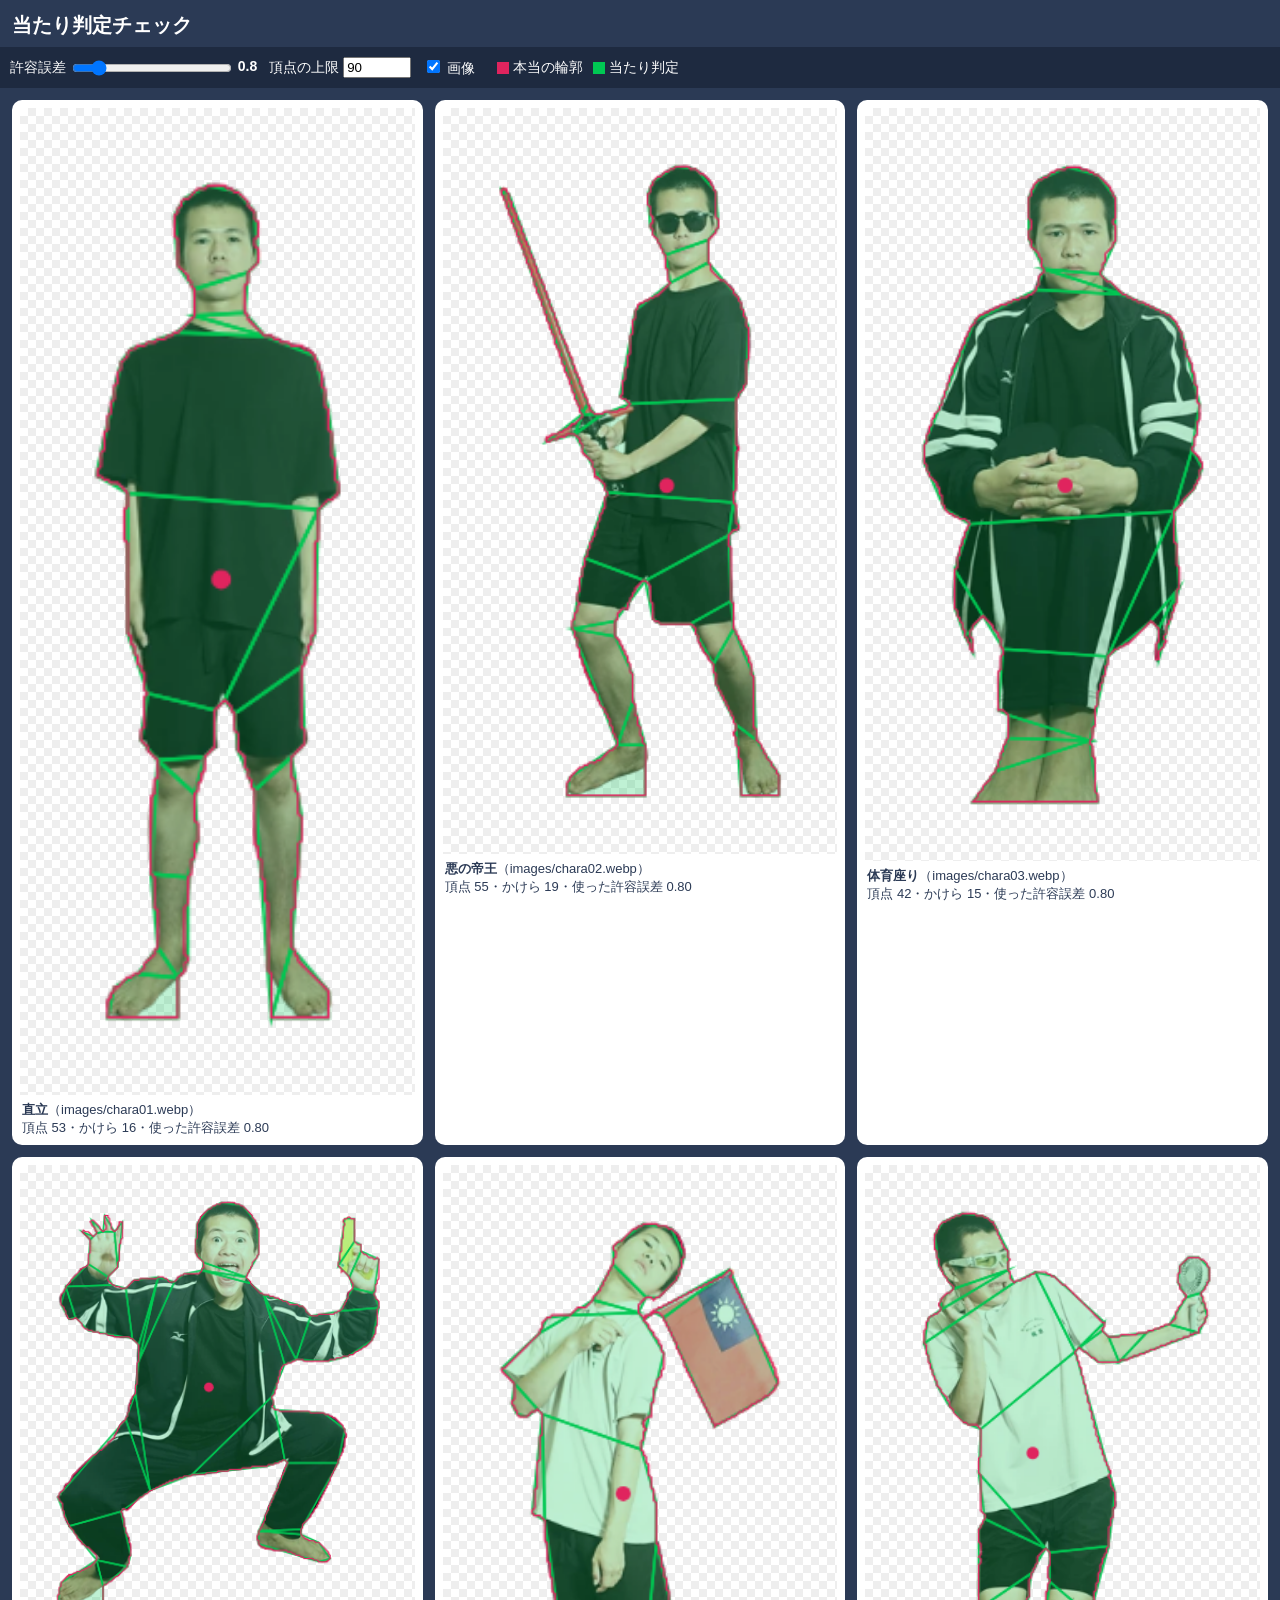
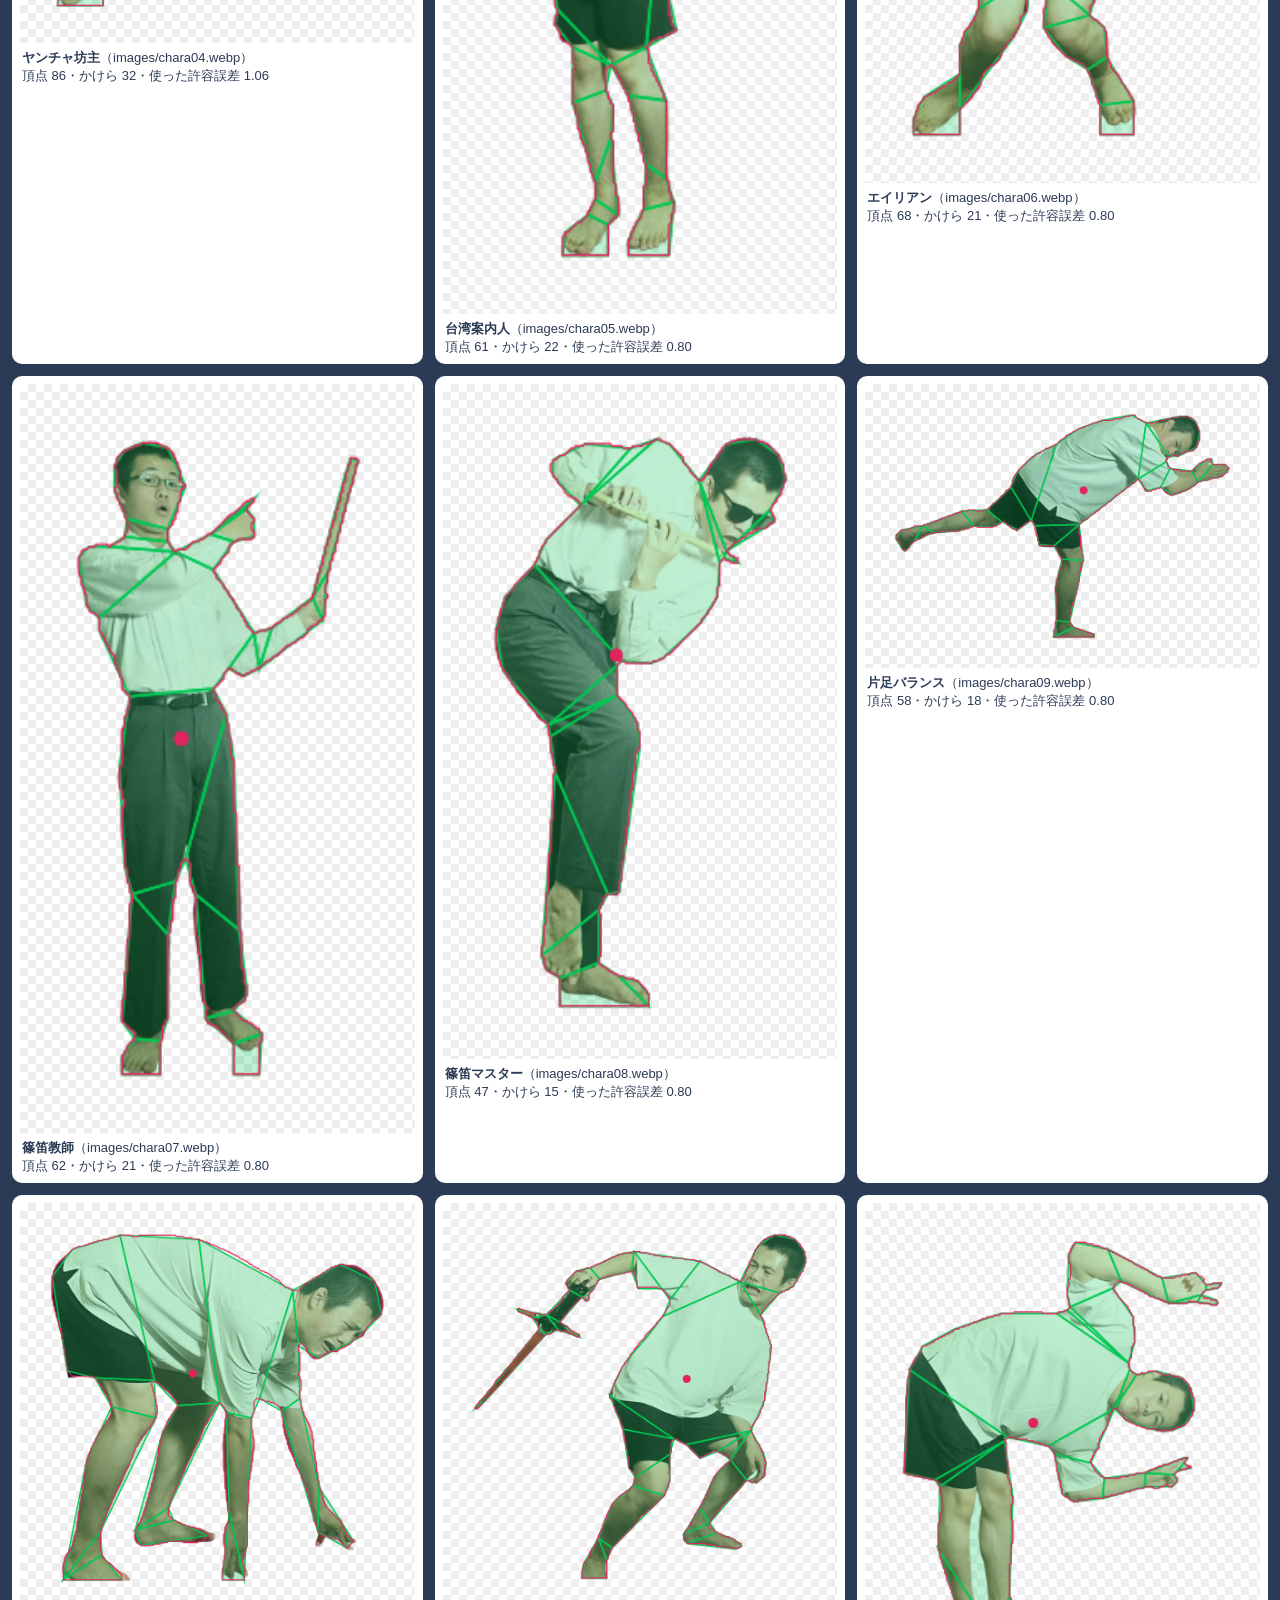
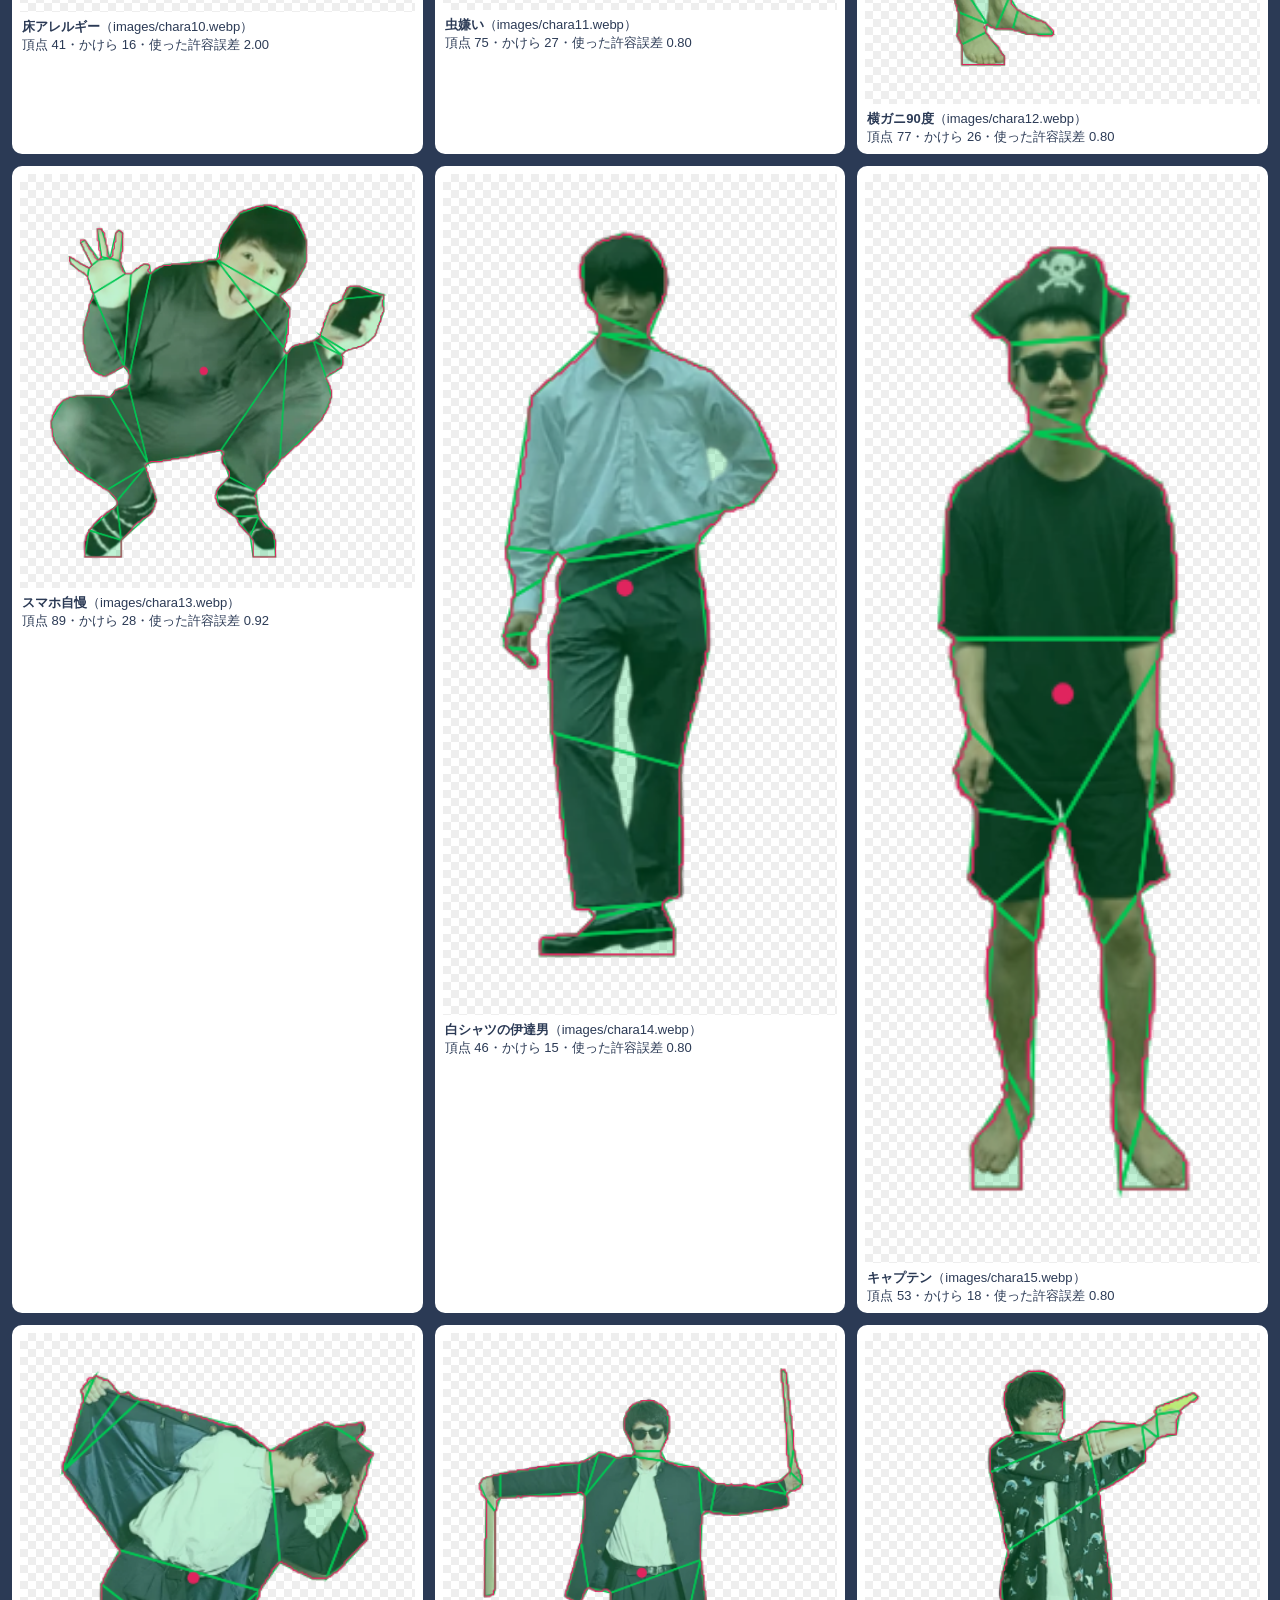
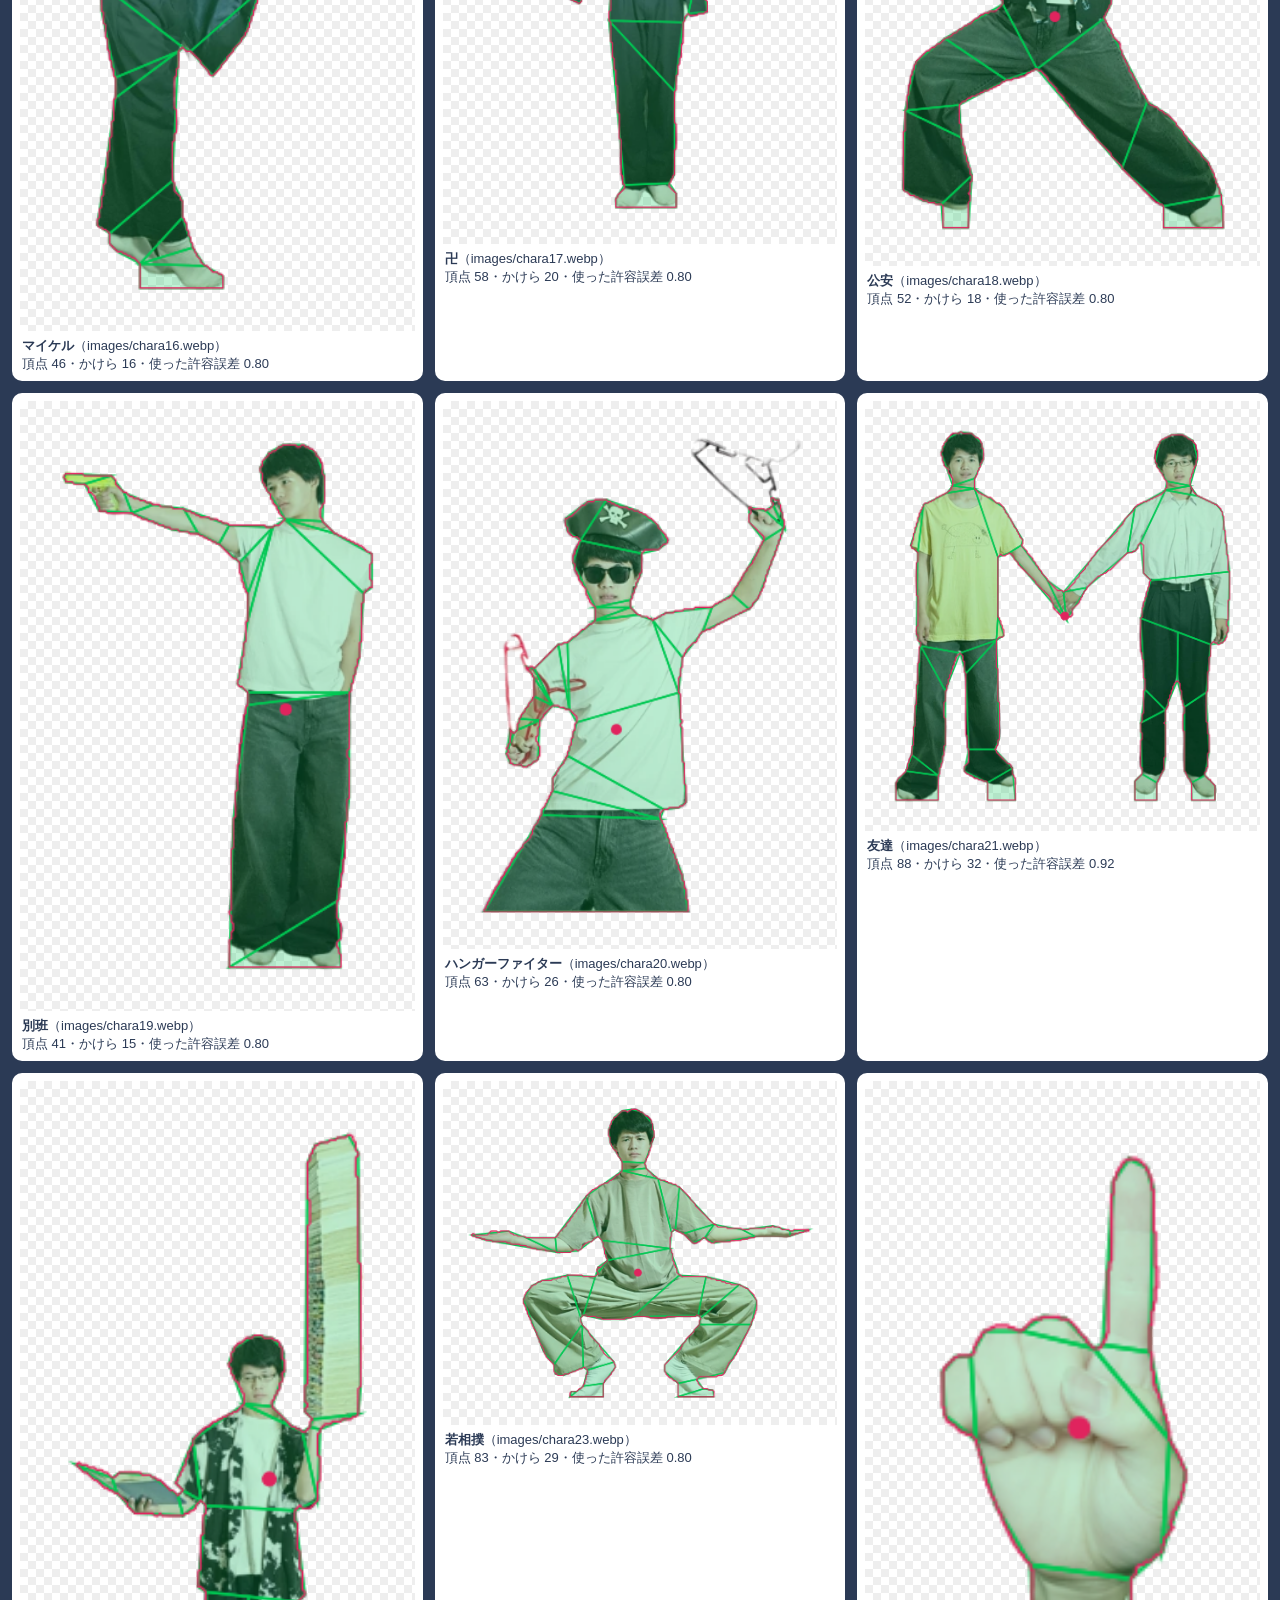
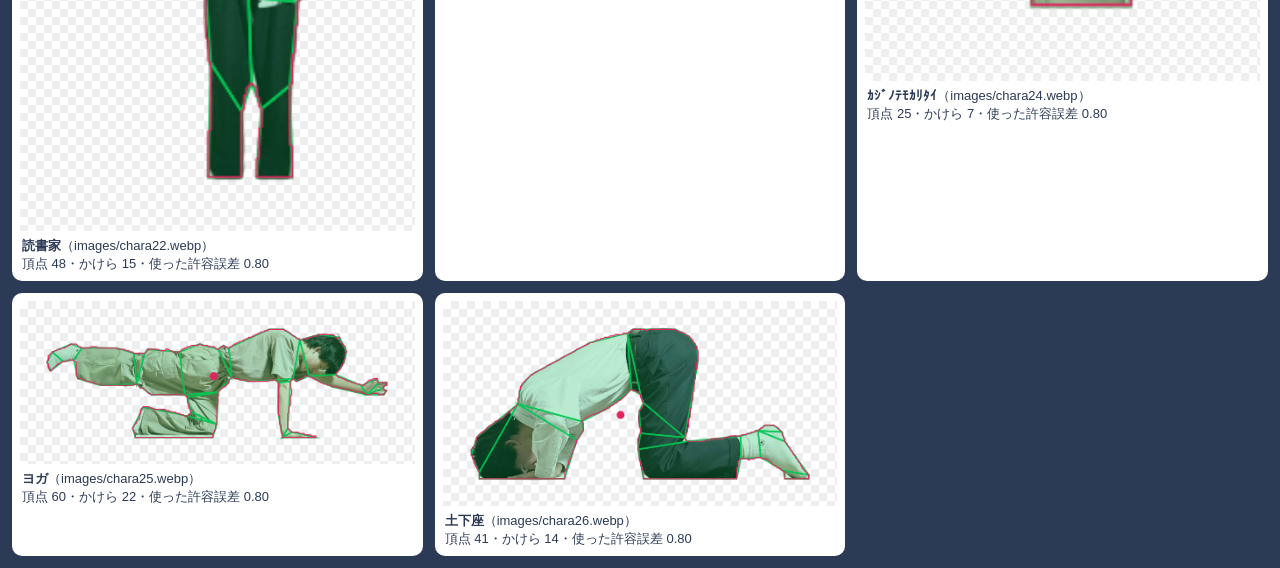
<file: hitbox.html>
<!DOCTYPE html>
<html lang="ja">
<head>
  <meta charset="UTF-8">
  <meta name="viewport" content="width=device-width, initial-scale=1">
  <title>当たり判定チェック</title>
  <!-- 開発用のページなので、検索結果に出さない -->
  <meta name="robots" content="noindex">
  <link rel="icon" href="favicon.svg" type="image/svg+xml">
  <style>
    body { margin: 0; padding: 12px; background: #2b3a55; color: #fff; font-family: sans-serif; }
    h1 { font-size: 20px; margin: 0 0 8px; }
    .bar { position: sticky; top: 0; z-index: 1; display: flex; flex-wrap: wrap; gap: 12px; align-items: center;
           padding: 10px; margin: 0 -12px 12px; background: #1e2a40; font-size: 14px; }
    .bar input[type=range] { width: 160px; vertical-align: middle; }
    .grid { display: grid; grid-template-columns: repeat(auto-fill, minmax(320px, 1fr)); gap: 12px; }
    .card { background: #fff; color: #2b3a55; border-radius: 10px; padding: 8px; }
    .card canvas { display: block; width: 100%; background: repeating-conic-gradient(#eee 0 25%, #fff 0 50%) 0 0 / 16px 16px; }
    .card p { margin: 6px 2px 0; font-size: 13px; }
    .legend span { display: inline-block; width: 12px; height: 12px; margin: 0 4px 0 10px; vertical-align: middle; }
  </style>
</head>
<body>
  <h1>当たり判定チェック</h1>
  <div class="bar">
    <label>許容誤差 <input type="range" id="tol" min="0.3" max="4" step="0.1"> <b id="tol-val"></b></label>
    <label>頂点の上限 <input type="number" id="maxv" min="10" max="200" style="width:60px"></label>
    <label><input type="checkbox" id="show-img" checked> 画像</label>
    <span class="legend"><span style="background:#e0245e"></span>本当の輪郭<span style="background:#00c853"></span>当たり判定</span>
  </div>
  <div class="grid" id="grid"></div>

  <script src="lib/decomp.min.js"></script>
  <script src="lib/matter.min.js"></script>
  <script src="characters.js"></script>
  <script src="js/chars.js"></script>
  <script src="js/load-status.js"></script>
  <script src="js/shape.js"></script>
  <script src="js/hitbox-check.js"></script>
</body>
</html>
</file>
<file: css/style.css>
/* =============================================
   デザインの設定（ここを変えると全画面の見た目が変わる）
   ============================================= */
:root {
  /* 色 */
  --color-bg: #2b3a55; /* 一番うしろの背景 */
  --color-text: #ffffff; /* 基本の文字 */
  --color-text-dark: #2b3a55; /* 白いボタンの上の文字 */
  --color-primary: #ff7a59; /* メインのボタン（落とす・スタートなど） */
  --color-primary-shadow: #c4502f;
  --color-sub: #ffffff; /* サブのボタン（もどる・設定など） */
  --color-sub-shadow: #b9c4d6;
  --color-p1: #ff5d73; /* プレイヤー1 */
  --color-p1-shadow: #b83347;
  --color-p2: #3d8bff; /* プレイヤー2 */
  --color-p2-shadow: #2459a8;
  --color-gold: #ffd84d; /* ハイスコア */
  --color-on: #4cd964; /* スイッチ ON */
  --color-off: #c7cdd8; /* スイッチ OFF */
  --color-dim: rgba(20, 30, 55, 0.6); /* ポーズ画面などで後ろを暗くする色 */
  --color-panel: rgba(255, 255, 255, 0.12); /* 設定の行などの下地 */

  /* フォント */
  --font-main: "Hiragino Maru Gothic ProN", "Rounded Mplus 1c", "BIZ UDPGothic", "Yu Gothic", sans-serif;
  --font-size-s: 13px;
  --font-size-m: 17px;
  --font-size-l: 24px;
  --font-size-xl: 40px;

  /* 角丸 */
  --radius-s: 10px;
  --radius-m: 18px;
  --radius-l: 24px;
  --radius-round: 999px;

  /* 余白 */
  --space-xs: 4px;
  --space-s: 8px;
  --space-m: 16px;
  --space-l: 24px;
  --space-xl: 32px;

  /* ボタン */
  --button-depth: 5px; /* ボタンの立体感（下の影の厚み） */
  --button-height: 60px;

  /* アニメーションの時間 */
  --dur-screen: 0.3s; /* 画面の切りかえ */
  --dur-press: 0.08s; /* ボタンを押したとき */

  /* iPhone のノッチ・ホームバーの分の余白（対応していない端末では 0） */
  --safe-top: env(safe-area-inset-top, 0px);
  --safe-bottom: env(safe-area-inset-bottom, 0px);
  --safe-left: env(safe-area-inset-left, 0px);
  --safe-right: env(safe-area-inset-right, 0px);
}

/* ===== 全体 ===== */
* {
  box-sizing: border-box;
  margin: 0;
  padding: 0;
  -webkit-tap-highlight-color: transparent; /* タップしたときの青い枠を消す */
  -webkit-user-select: none;
  user-select: none;
}

html, body {
  width: 100%;
  height: 100%;
  overflow: hidden;
  background: var(--color-bg);
  font-family: var(--font-main);
  color: var(--color-text);
  overscroll-behavior: none; /* 引っぱって更新、などを防ぐ */
  touch-action: manipulation; /* ダブルタップで画面が拡大されないようにする */
  -webkit-touch-callout: none; /* 長押しで「画像を保存」などのメニューが出ないようにする */
  -webkit-text-size-adjust: 100%; /* 横向きにしたときに文字が勝手に大きくならないようにする */
}

/* 文章の折り返し：
   ・word-break: auto-phrase … 文節（「ランキングに」「載ります」など）の切れ目で改行し、言葉の途中で切らない
     （html の lang="ja" で効く。Chrome・Edge・Android。iPhone の Safari では、今までどおりの改行）
   ・overflow-wrap: break-word … 1つの文節が行に入りきらないときは、その中で改行する（はみ出さないように）
   ・text-wrap: pretty … 最後の行が1〜2文字だけにならないように、前の行から少し送る
   1行に収めたいところ（名前・ボタン・札など）は、それぞれの場所で white-space: nowrap にしている */
body {
  word-break: auto-phrase;
  overflow-wrap: break-word;
  text-wrap: pretty;
}

/* 見出し・ボタンは、行の長さをそろえる（1行目だけ長くて、2行目が短い、にならないように） */
h1,
h2,
h3,
.btn {
  text-wrap: balance;
}

img {
  -webkit-user-drag: none; /* 画像を指で引っぱって動かせないようにする */
}

/* 入力欄では、文字の選択やコピー・貼り付けができるように戻す */
input,
select {
  -webkit-touch-callout: default;
}

/* ゲーム画面全体。縦長（9:16）より横に広がらないようにして、画面の中央に置く。
   スマホの縦画面ではほぼ画面いっぱい。パソコンなど横長の画面では、中央に縦長の画面が出る
   （横に広げると、縦に入る範囲が狭くなって、土台が画面の外に出てしまうため） */
#app {
  position: fixed;
  top: 0;
  bottom: 0;
  left: 0;
  right: 0;
  width: 100%;
  max-width: calc(100vh * 9 / 16);
  max-width: calc(100dvh * 9 / 16); /* スマホのアドレスバーを除いた高さ（対応ブラウザのみ） */
  margin: 0 auto;
  overflow: hidden;
  box-shadow: 0 0 40px rgba(0, 0, 0, 0.35);
}

.hidden {
  display: none !important;
}

/* ゲームのキャンバス：画面いっぱい。指の操作をブラウザに取られないようにする */
#game-canvas {
  position: absolute;
  inset: 0;
  width: 100%;
  height: 100%;
  touch-action: none;
}

/* =============================================
   ボタン（全画面共通）
   ============================================= */
.btn {
  border: none;
  font-family: inherit;
  font-weight: bold;
  color: var(--color-text-dark);
  background: var(--color-sub);
  box-shadow: 0 var(--button-depth) 0 var(--color-sub-shadow);
  touch-action: manipulation;
  cursor: pointer;
  transition: transform var(--dur-press), box-shadow var(--dur-press), filter var(--dur-press);
}

/* 押したとき：少し縮んで、沈んで、色が暗くなる */
.btn:active:not(:disabled) {
  transform: translateY(calc(var(--button-depth) - 1px)) scale(0.95);
  box-shadow: 0 1px 0 var(--color-sub-shadow);
  filter: brightness(0.88);
}

.btn:disabled {
  opacity: 0.5;
  cursor: default;
}

/* 色のちがうボタン */
.btn-primary { color: #fff; background: var(--color-primary); --color-sub-shadow: var(--color-primary-shadow); }
.btn-p1 { color: #fff; background: var(--color-p1); --color-sub-shadow: var(--color-p1-shadow); }
.btn-p2 { color: #fff; background: var(--color-p2); --color-sub-shadow: var(--color-p2-shadow); }
.btn-sub { /* 白（基本のまま） */ }

/* 大きいボタン（メニュー用） */
.btn-big {
  width: 100%;
  min-height: var(--button-height);
  padding: var(--space-s) var(--space-m);
  border-radius: var(--radius-l);
  font-size: var(--font-size-l);
}

.btn-big small {
  display: block;
  margin-top: 2px;
  font-size: var(--font-size-s);
  line-height: 1.3;
  opacity: 0.9;
}

.btn-sub.btn-big {
  font-size: var(--font-size-m);
}

/* 丸いアイコンボタン（ポーズ） */
.btn-icon {
  width: 46px;
  height: 46px;
  flex-shrink: 0;
  border-radius: var(--radius-round);
  font-size: 16px;
  --button-depth: 3px;
}

/* ゲーム中の操作ボタン */
.btn-ctrl {
  flex: 1;
  height: 64px;
  border-radius: var(--radius-m);
  font-size: 20px;
  white-space: nowrap; /* 回転・反転・落とすの3つが、スマホの幅に1行で並ぶように */
}

.btn-ctrl.btn-primary {
  flex: 1.4;
}

/* =============================================
   ゲーム中の表示（HUD・操作ボタン）
   ============================================= */
.game-ui {
  position: absolute;
  left: 0;
  right: 0;
  z-index: 5;
  transition: opacity var(--dur-screen), transform var(--dur-screen);
}

/* ゲーム中以外は、上下にスッと隠れる */
.game-ui.off {
  opacity: 0;
  pointer-events: none;
}

#hud.off { transform: translateY(-20px); }
#controls.off { transform: translateY(20px); }

#hud {
  top: 0;
  display: flex;
  align-items: flex-start;
  gap: var(--space-s);
  padding: calc(var(--space-s) + var(--safe-top)) calc(var(--space-m) + var(--safe-right)) 0 calc(var(--space-m) + var(--safe-left));
  pointer-events: none; /* キャンバスのドラッグを邪魔しない */
}

#hud .btn {
  pointer-events: auto;
}

#hud-info {
  flex: 1;
  font-size: 15px;
  font-weight: bold;
  line-height: 1.4;
  text-shadow: 0 1px 3px rgba(0, 0, 0, 0.45);
}

#hud-info .big {
  font-size: 26px;
}

#controls {
  bottom: 0;
  display: flex;
  gap: var(--space-m);
  padding: var(--space-m) calc(var(--space-m) + var(--safe-right)) calc(var(--space-m) + var(--safe-bottom)) calc(var(--space-m) + var(--safe-left));
}

/* プレイヤーの色のラベル */
.player-tag {
  display: inline-block;
  max-width: 100%;
  padding: var(--space-xs) var(--space-m);
  border-radius: var(--radius-round);
  color: #fff;
  /* 長い名前のときだけ小さくして、1行に収める（--fit は名前の長さ。main.js の UI.fit） */
  font-size: clamp(13px, calc(min(52vw, 240px) / var(--fit, 1)), 20px);
  white-space: nowrap;
  text-shadow: none;
}

.p1 { background: var(--color-p1); }
.p2 { background: var(--color-p2); }

/* 「P1 の番」バナー */
#turn-banner {
  position: absolute;
  left: 0;
  right: 0;
  top: 38%;
  z-index: 6;
  padding: var(--space-m) var(--space-s);
  text-align: center;
  /* 長い名前のときだけ小さくする（--fit は文字の長さ。main.js の showTurnBanner） */
  font-size: clamp(22px, calc(min(88vw, 400px) / var(--fit, 1)), 44px);
  font-weight: bold;
  letter-spacing: 0.05em;
  pointer-events: none;
  animation: banner 1.2s ease-out forwards;
}

@keyframes banner {
  0% { transform: scaleY(0); opacity: 0; }
  15% { transform: scaleY(1); opacity: 1; }
  80% { opacity: 1; }
  100% { opacity: 0; }
}

/* =============================================
   画面（タイトル・モード選択・ポーズ・設定・リザルト）
   ============================================= */
.screen {
  position: absolute;
  inset: 0;
  z-index: 10;
  display: flex;
  align-items: center;
  justify-content: center;
  overflow-y: auto;
  padding: calc(var(--space-l) + var(--safe-top)) calc(var(--space-m) + var(--safe-right)) calc(var(--space-l) + var(--safe-bottom)) calc(var(--space-m) + var(--safe-left));
  text-align: center;
  background: rgba(30, 45, 80, 0.45);
  /* 非表示のとき：透明で、少し下にずれている */
  opacity: 0;
  visibility: hidden;
  pointer-events: none;
  transition: opacity var(--dur-screen) ease, visibility 0s linear var(--dur-screen);
}

.screen-inner {
  width: 100%;
  max-width: 340px;
  transform: translateY(24px);
  transition: transform var(--dur-screen) ease;
}

/* 表示中：フェードインしながら、中身が下からスッと上がってくる */
.screen.active {
  opacity: 1;
  visibility: visible;
  pointer-events: auto;
  transition: opacity var(--dur-screen) ease, visibility 0s;
}

.screen.active .screen-inner {
  transform: none;
}

/* ゲームの上に重ねる画面（ポーズ・設定・リザルト）は後ろを暗くする */
.screen-dim {
  background: var(--color-dim);
  backdrop-filter: blur(4px);
  -webkit-backdrop-filter: blur(4px);
}

/* =============================================
   タイトル画面
   ============================================= */
/* 背景はキャンバス（空・雲・デモ）が見えるように透明にする */
.screen-clear {
  background: none;
}

/* 上・中央・下の3段に分ける。縦長の端末でも間延びしないよう、全体の高さに上限をつける */
.title-layout {
  display: flex;
  flex-direction: column;
  align-items: center;
  width: 100%;
  max-width: 340px;
  height: 100%;
  max-height: 760px;
  padding: max(6vh, 56px) 0 3vh;
}

/* タイトル画面ではボタンなどが操作できるよう、デモ（キャンバス）より手前に */
.title-top,
.title-middle,
.title-bottom {
  width: 100%;
}

/* ハイスコアはロゴのすぐ下に寄せ、真ん中の空間はデモの塔が見えるように空けておく */
.title-middle {
  margin-top: var(--space-m);
}

.title-bottom {
  margin-top: auto;
}

/* =============================================
   タイトル画面の演出（タイミングの数値は config.js の titleFx。title-fx.js が CSS の変数にする）
   登場：ロゴが1文字ずつ弾んで出る → タグライン → スタートボタン・メニューが下から出る
   ============================================= */
/* ロゴ：1文字ずつ弾んで登場（.logo-char）→ その後ふわふわ上下（.logo）、ときどきキラッ（.logo-shine） */
.logo {
  position: relative;
  font-size: 44px;
  line-height: 1.15;
  text-shadow: 0 5px 0 var(--color-primary), 0 8px 14px rgba(0, 0, 0, 0.3);
  animation: float var(--float-time, 3.2s) ease-in-out var(--logo-done, 0.8s) infinite;
}

.logo-char {
  display: inline-block;
  animation: char-pop 0.55s cubic-bezier(0.34, 1.56, 0.64, 1) calc(var(--logo-start, 0.15s) + var(--i) * var(--logo-step, 0.07s)) both;
}

@keyframes char-pop {
  0% { transform: translateY(-40px) scale(0.3); opacity: 0; }
  55% { transform: translateY(4px) scale(1.2, 0.85); opacity: 1; }
  75% { transform: translateY(-4px) scale(0.95, 1.08); }
  100% { transform: none; opacity: 1; }
}

/* キラッと光る層：同じ文字を透明にして重ね、斜めの光の帯を文字の形で切り抜いて流す */
.logo-shine {
  position: absolute;
  inset: 0;
  color: transparent;
  text-shadow: none;
  background: linear-gradient(105deg, transparent 40%, rgba(255, 255, 255, 0.95) 50%, transparent 60%) no-repeat;
  background-size: 300% 100%;
  background-position: 100% 0;
  -webkit-background-clip: text;
  background-clip: text;
  pointer-events: none;
}

.logo-shine.on {
  animation: logo-shine 0.9s ease-in-out;
}

@keyframes logo-shine {
  from { background-position: 100% 0; }
  to { background-position: 0 0; }
}

/* 下から弾んで出てくる（スタートボタン・メニュー） */
@keyframes rise-up {
  0% { transform: translateY(60px); opacity: 0; }
  70% { transform: translateY(-6px); opacity: 1; }
  100% { transform: none; opacity: 1; }
}

/* メニューのアイコンを押したとき：少し縮んで、ぽよんと戻る */
.menu-icon.pressed {
  animation: icon-press 0.32s ease-out;
}

@keyframes icon-press {
  0% { transform: scale(1); }
  35% { transform: scale(0.86); }
  70% { transform: scale(1.06); }
  100% { transform: scale(1); }
}

/* タイトル以外の画面のあいだは、タイトルのくり返しの動きを止める（スマホを重くしないため） */
#screen-title:not(.active) * {
  animation-play-state: paused !important;
}

@keyframes float {
  0%, 100% { transform: translateY(0) rotate(-4deg); }
  50% { transform: translateY(-8px) rotate(-3deg); }
}

.tagline {
  margin-top: var(--space-m);
  font-size: 18px;
  font-weight: bold;
  text-shadow: 0 1px 4px rgba(0, 0, 0, 0.35);
  animation: fade-up 0.5s ease var(--tagline-at, 0.5s) both;
}

/* ハイスコアのカード */
.best-card {
  display: inline-block;
  min-width: 180px;
  padding: 6px var(--space-l);
  border-radius: var(--radius-m);
  background: rgba(30, 45, 80, 0.45);
  backdrop-filter: blur(3px);
  -webkit-backdrop-filter: blur(3px);
  font-size: var(--font-size-s);
  animation: fade-up 0.5s ease calc(var(--tagline-at, 0.5s) + 0.1s) both;
}

.best-card b {
  display: block;
  font-size: 26px;
  line-height: 1.15;
  color: var(--color-gold);
  text-shadow: 0 2px 0 rgba(0, 0, 0, 0.2);
}

/* スタートボタン：下から弾んで出てくる → 脈打つように拡大縮小をくり返す */
/* スタートボタン
   登場（下からせり上がる）と、脈打つ動きは、外側の .btn-start-wrap に付ける。
   ボタンそのものにアニメーションを付けて、押したあいだだけ止める（animation: none）書き方にすると、
   iPhone の Safari では指を離した瞬間にアニメーションが最初からやり直しになり、ボタンが下へ消えるため、
   「指を離した場所にボタンが無い」ことになって押せなくなる。
   脈打つ動きは、押せるようになってから（main.js が .ready を付けてから） */
.btn-start-wrap {
  width: 100%;
  animation: rise-up 0.6s cubic-bezier(0.34, 1.56, 0.64, 1) var(--button-at, 0.9s) both;
}

.btn-start-wrap.ready {
  animation: rise-up 0.6s cubic-bezier(0.34, 1.56, 0.64, 1) var(--button-at, 0.9s) both,
    breathe var(--pulse-time, 1.6s) ease-in-out calc(var(--button-at, 0.9s) + 0.6s) infinite;
}

.btn-start {
  min-height: 72px;
  font-size: 28px;
}

@keyframes fade-up {
  from { transform: translateY(16px); opacity: 0; }
  to { transform: none; opacity: 1; }
}

@keyframes breathe {
  0%, 100% { transform: scale(1); }
  12% { transform: scale(1.06); }
  24% { transform: scale(1.01); }
  36% { transform: scale(1.04); }
  60% { transform: scale(1); }
}

/* 押している間は、拡大縮小より「押した見た目」を優先 */
/* 右上の小さいボタン（歯車） */
.btn-corner {
  position: absolute;
  top: calc(var(--space-m) + var(--safe-top));
  right: calc(var(--space-m) + var(--safe-right));
  z-index: 1;
  display: flex;
  align-items: center;
  justify-content: center;
  animation: fade-up 0.5s ease 1s both;
}

/* タイトル画面：アプリとしてインストールの案内（メニューのすぐ下の小さな帯。pwa.js） */
.install-hint {
  display: flex;
  align-items: center;
  justify-content: center;
  gap: var(--space-s);
  margin-top: var(--space-s);
  animation: fade-up 0.5s ease 1.4s both;
}

.install-hint-main {
  padding: 6px 14px;
  border: 0;
  border-radius: var(--radius-round);
  color: var(--color-text-dark);
  background: rgba(255, 255, 255, 0.92);
  box-shadow: 0 2px 0 var(--color-sub-shadow);
  font-family: inherit;
  font-size: 13px;
  font-weight: bold;
  cursor: pointer;
}

.install-hint-later {
  padding: 6px 8px;
  border: 0;
  color: inherit;
  background: none;
  font-family: inherit;
  font-size: 12px;
  text-decoration: underline;
  opacity: 0.85;
  cursor: pointer;
}

/* リザルト画面：初めてのゲームのあとに1度だけ出る、アプリとしてインストールの案内 */
.result-install {
  display: flex;
  flex-wrap: wrap;
  align-items: center;
  justify-content: center;
  gap: 6px var(--space-s);
  margin: var(--space-s) 0;
  padding: var(--space-s) var(--space-m);
  border-radius: var(--radius-m);
  font-size: 13px;
  font-weight: bold;
  background: rgba(255, 255, 255, 0.14);
}

/* インストールの手順のダイアログ */
.install-guide-box {
  text-align: left;
}

.dialog-box .install-guide-title {
  margin: 0 0 var(--space-s);
  font-size: 17px;
  text-align: center;
}

.install-guide-steps {
  margin: 0 0 var(--space-m);
  text-align: left;
  padding-left: 1.4em;
  font-size: 14px;
  line-height: 1.7;
}

.install-guide-steps li + li {
  margin-top: 6px;
}

/* 共有ボタン（□に↑）・ホーム画面に追加（□に＋）の絵 */
.install-share-icon {
  display: inline-block;
  width: 22px;
  height: 22px;
  margin: 0 2px;
  padding: 2px;
  border-radius: 6px;
  vertical-align: middle;
  color: #2f7cf6;
  background: #eef3fb;
}

/* 右下のバージョン番号 */
.version {
  position: absolute;
  right: calc(var(--space-m) + var(--safe-right));
  bottom: calc(var(--space-s) + var(--safe-bottom));
  font-size: 11px;
  opacity: 0.7;
  padding: 6px 0 6px 12px; /* 管理者モードの入り口なので、少しだけタップしやすく */
  cursor: default;
}

/* タイトル下部のアイコンメニュー（6つを横に並べる） */
.title-menu {
  display: grid;
  grid-template-columns: repeat(6, 1fr);
  gap: var(--space-xs);
  margin-top: var(--space-m);
  animation: rise-up 0.6s cubic-bezier(0.34, 1.56, 0.64, 1) var(--menu-at, 1.1s) both;
}

.menu-icon {
  position: relative;
  display: flex;
  flex-direction: column;
  align-items: center;
  gap: 2px;
  padding: var(--space-s) 0 6px;
  border: none;
  border-radius: var(--radius-s);
  font-family: inherit;
  font-size: 10px;
  font-weight: bold;
  color: var(--color-text);
  background: rgba(30, 45, 80, 0.45);
  backdrop-filter: blur(3px);
  -webkit-backdrop-filter: blur(3px);
  touch-action: manipulation;
  cursor: pointer;
  transition: transform var(--dur-press), filter var(--dur-press);
}

.menu-icon:active {
  transform: scale(0.92);
  filter: brightness(0.85);
}

.menu-icon svg {
  width: 24px;
  height: 24px;
  fill: none;
  stroke: currentColor;
  stroke-width: 2;
  stroke-linecap: round;
  stroke-linejoin: round;
}

.menu-icon span {
  white-space: nowrap;
  letter-spacing: -0.03em;
}

/* 未読があることを知らせる赤い点 */
.badge {
  position: absolute;
  top: 4px;
  right: 8px;
  width: 10px;
  height: 10px;
  border: 2px solid #fff;
  border-radius: 50%;
  background: #ff3b30;
}

/* 左上のプロフィール表示 */
.profile-chip {
  position: absolute;
  top: calc(var(--space-m) + var(--safe-top));
  left: calc(var(--space-m) + var(--safe-left));
  z-index: 1;
  display: flex;
  align-items: center;
  gap: var(--space-s);
  max-width: 60%;
  padding: 4px var(--space-m) 4px 4px;
  border: none;
  border-radius: var(--radius-round);
  font-family: inherit;
  color: var(--color-text);
  text-align: left;
  background: rgba(30, 45, 80, 0.45);
  backdrop-filter: blur(3px);
  -webkit-backdrop-filter: blur(3px);
  cursor: pointer;
  animation: fade-up 0.5s ease 1s both;
  transition: transform var(--dur-press);
}

.profile-chip:active {
  transform: scale(0.95);
}

.profile-chip-text {
  min-width: 0;
  line-height: 1.2;
}

.profile-chip-text b,
.profile-chip-text small {
  display: block;
  overflow: hidden;
  white-space: nowrap;
  text-overflow: ellipsis;
}

.profile-chip-text b {
  font-size: 14px;
}

.profile-chip-text small {
  font-size: 10px;
  color: var(--color-gold);
}

/* 丸いアイコン（写真は背景画像として表示し、丸く切り抜く） */
.avatar {
  display: inline-flex;
  align-items: center;
  justify-content: center;
  flex-shrink: 0;
  width: 38px;
  height: 38px;
  border: 2px solid #fff;
  border-radius: 50%;
  background: #8fa3c4 center / cover no-repeat;
  color: #fff;
  font-size: 16px;
  font-weight: bold;
}

/* 写真が無いときは、名前の1文字目を表示 */
.avatar-empty {
  background-color: var(--color-primary);
}

.avatar-xl {
  width: 112px;
  height: 112px;
  border-width: 4px;
  font-size: 44px;
}

/* =============================================
   サブ画面（プロフィール・お知らせ・ランキングなど）
   上に「もどる＋見出し」、その下に縦にスクロールする中身
   ============================================= */
.screen.page {
  align-items: stretch;
  padding: calc(var(--space-s) + var(--safe-top)) calc(var(--space-m) + var(--safe-right)) var(--safe-bottom) calc(var(--space-m) + var(--safe-left));
  overflow: hidden;
}

.page-inner {
  display: flex;
  flex-direction: column;
  width: 100%;
  max-width: 420px;
  height: 100%;
  margin: 0 auto;
  transform: translateY(24px);
  transition: transform var(--dur-screen) ease;
}

.screen.active .page-inner {
  transform: none;
}

.page-header {
  display: flex;
  align-items: center;
  gap: var(--space-m);
  padding: var(--space-s) 0;
}

.page-header .btn-icon {
  font-size: 28px;
  line-height: 1;
}

.page-header h2 {
  min-width: 0;
  overflow: hidden;
  font-size: clamp(18px, 5.6vw, var(--font-size-l)); /* 小さいスマホでは少し小さく（右の数と並んでも1行に） */
  white-space: nowrap;
  text-overflow: ellipsis;
  text-shadow: 0 2px 0 rgba(0, 0, 0, 0.2);
}

.page-body {
  flex: 1;
  overflow-y: auto;
  -webkit-overflow-scrolling: touch;
  padding: var(--space-s) 0 var(--space-xl);
  text-align: left;
}

/* 画面の一番下に固定する欄（ランキングの「あなたの記録」など） */
.page-footer {
  padding: var(--space-s) 0 calc(var(--space-m));
}

.page-note {
  margin-top: var(--space-m);
  font-size: var(--font-size-s);
  line-height: 1.5;
  opacity: 0.8;
}

/* 下地のある四角（詳細の本文などを入れる） */
.panel {
  padding: var(--space-m);
  border-radius: var(--radius-m);
  background: var(--color-panel);
}

/* 一覧の1行（タップできる） */
.list-row {
  display: block;
  width: 100%;
  margin-bottom: var(--space-s);
  padding: var(--space-m);
  border: none;
  border-radius: var(--radius-m);
  font-family: inherit;
  color: var(--color-text);
  text-align: left;
  background: var(--color-panel);
  cursor: pointer;
  transition: transform var(--dur-press), filter var(--dur-press);
}

.list-row:active {
  transform: scale(0.98);
  filter: brightness(0.9);
}

/* 一覧が空のとき・読み込めないときの文 */
.empty-message {
  margin-top: var(--space-xl);
  font-size: var(--font-size-m);
  line-height: 1.7;
  text-align: center;
  opacity: 0.85;
}

/* お知らせ */
.news-meta {
  display: flex;
  align-items: center;
  gap: var(--space-s);
  font-size: 12px;
}

.type-tag {
  padding: 2px var(--space-s);
  border-radius: var(--radius-round);
  font-weight: bold;
  color: #fff;
}

.type-update { background: var(--color-p2); }
.type-event { background: var(--color-p1); }

.news-date {
  opacity: 0.8;
}

.new-tag {
  padding: 1px 6px;
  border-radius: 4px;
  font-size: 11px;
  font-weight: bold;
  color: var(--color-text-dark);
  background: var(--color-gold);
}

.news-title {
  display: block;
  margin-top: 6px;
  font-size: var(--font-size-m);
  line-height: 1.4;
}

.news-detail-title {
  margin-top: var(--space-s);
  font-size: 20px;
  line-height: 1.4;
}

.news-body {
  margin-top: var(--space-m);
  font-size: 15px;
  line-height: 1.8;
  white-space: pre-line; /* JSON の本文の \n で改行する */
  -webkit-user-select: text;
  user-select: text;
}

/* 起動時のポップアップ（白い箱なので文字は濃い色） */
.dialog-box.news-popup-box {
  text-align: left;
}

.news-popup-box #news-popup-content {
  max-height: 50vh;
  overflow-y: auto;
}

.news-popup-box .news-date {
  color: var(--color-text-dark);
}

.news-popup-box .news-body,
.news-popup-box .news-more {
  font-size: 15px;
  font-weight: normal;
}

.news-more {
  margin-top: var(--space-m);
  font-size: var(--font-size-s);
  opacity: 0.7;
}

/* ランキング */
.ranking-updated {
  margin-bottom: var(--space-s);
  font-size: 12px;
  text-align: right;
  opacity: 0.8;
}

.rank-row {
  display: flex;
  align-items: center;
  gap: clamp(6px, 2.2vw, var(--space-m)); /* スマホでは間を少しつめて、名前・称号の幅を広げる */
  height: 84px; /* どの人の行も同じ高さ（名前・称号・積んだ数がそれぞれ1行） */
  margin-bottom: var(--space-s);
  padding: var(--space-s) var(--space-m);
  border-radius: var(--radius-m);
  background: var(--color-panel);
}

.rank-num {
  display: flex;
  align-items: center;
  justify-content: center;
  flex-shrink: 0;
  width: 36px;
  height: 36px;
  border-radius: 50%;
  font-size: var(--font-size-m);
  font-weight: bold;
  background: rgba(255, 255, 255, 0.15);
}

.rank-main {
  flex: 1;
  min-width: 0;
  line-height: 1.3;
}

.rank-main b {
  display: block;
  overflow: hidden;
  font-size: clamp(14px, 4.4vw, var(--font-size-m));
  white-space: nowrap;
  text-overflow: ellipsis;
}

/* 名前・称号・積んだ数などは、それぞれ1行（長いときは「…」）。どの人の行も同じ高さになるように */
.rank-main small {
  display: block;
  overflow: hidden;
  font-size: 11px;
  white-space: nowrap;
  text-overflow: ellipsis;
  opacity: 0.8;
}

.rank-main .title-badge {
  display: block;
  width: fit-content;
  max-width: 100%;
  margin: 1px 0;
}

/* ランキングの名前の行：長い名前だけ「…」にして、開発者の印・「あなた」はいつも全部見せる */
.rank-main b.rank-name {
  display: flex;
  align-items: center;
  min-width: 0;
}

.rank-name-text {
  min-width: 0;
  overflow: hidden;
  white-space: nowrap;
  text-overflow: ellipsis;
}

.rank-name .rank-you {
  flex-shrink: 0;
}

/* ランキングの行では、開発者の印は名前のすぐ下（称号の札の場所）に出す */
.rank-dev {
  display: block;
  margin: 1px 0;
}

.rank-dev .title-badge {
  margin-left: 0;
}

/* ランキングの1〜3位の王冠（アイコンの上。ふちの星よりさらに上） */
.rank-avatar-wrap {
  position: relative;
  flex-shrink: 0;
  display: inline-flex;
}

.rank-crown {
  position: absolute;
  left: 50%;
  top: -24px;
  width: 22px;
  height: 15px;
  transform: translateX(-50%);
  filter: drop-shadow(0 1px 1px rgba(0, 0, 0, 0.35));
  pointer-events: none;
}

.rank-crown svg {
  display: block;
  width: 100%;
  height: 100%;
}

/* 部門の見出し（手で書く ranking.json に divisions があるとき） */
.ranking-division {
  margin: var(--space-m) 0 var(--space-s);
}

/* 称号を選んでいない人（ランキング） */
.title-badge.title-empty {
  color: rgba(255, 255, 255, 0.75);
  background: rgba(255, 255, 255, 0.12);
  font-weight: normal;
}

/* パソコンの横長の画面だけで使う、表の列（積んだ数・高さ・日付）と見出しの行。スマホでは出さない */
.rank-col,
.rank-head {
  display: none;
}

.rank-score {
  flex-shrink: 0;
  font-size: clamp(16px, 5vw, 22px); /* スマホでは少し小さく（名前・称号の幅を広げる） */
  font-weight: bold;
  text-align: right;
  line-height: 1.1;
}

.rank-score small {
  margin-left: 2px;
  font-size: 12px;
}

.rank-score em {
  display: block;
  font-size: 11px;
  font-style: normal;
  font-weight: normal;
  opacity: 0.8;
}

/* 上位3位：金・銀・銅 */
.rank-gold { background: linear-gradient(135deg, rgba(255, 216, 77, 0.45), rgba(255, 216, 77, 0.15)); }
.rank-silver { background: linear-gradient(135deg, rgba(220, 228, 240, 0.45), rgba(220, 228, 240, 0.15)); }
.rank-bronze { background: linear-gradient(135deg, rgba(214, 140, 80, 0.5), rgba(214, 140, 80, 0.15)); }
.rank-gold .rank-num { color: #5a4300; background: #ffd84d; }
.rank-silver .rank-num { color: #3c4656; background: #dce4f0; }
.rank-bronze .rank-num { color: #fff; background: #c27a45; }
.rank-gold, .rank-silver, .rank-bronze { padding-top: var(--space-m); padding-bottom: var(--space-m); }
.rank-gold .rank-score { color: var(--color-gold); font-size: clamp(18px, 5.8vw, 26px); }

/* ランキングがまだ無いとき（準備中） */
.coming-soon {
  margin-top: var(--space-xl);
  padding: var(--space-xl) var(--space-l);
  border-radius: var(--radius-l);
  text-align: center;
  background: var(--color-panel);
}

.coming-soon span {
  display: block;
  font-size: 48px;
}

.coming-soon b {
  display: block;
  margin-top: var(--space-s);
  font-size: 20px;
}

.coming-soon p {
  margin-top: var(--space-s);
  font-size: var(--font-size-s);
  line-height: 1.7;
  opacity: 0.85;
}

/* 画面の下の「あなたのハイスコア」 */
.my-record {
  position: relative;
  display: flex;
  align-items: center;
  justify-content: space-between;
  gap: var(--space-s);
  padding: var(--space-l) var(--space-m) var(--space-s);
  border-radius: var(--radius-m);
  background: rgba(255, 122, 89, 0.35);
}

.my-record .player-badge {
  margin: 0;
  min-width: 0;
}

/* 名前は1行で（長ければ「…」）。右のスコアと注意書きは、名前を押しつぶさないよう縮めて折り返す */
.my-record .player-badge b {
  overflow: hidden;
  white-space: nowrap;
  text-overflow: ellipsis;
}

.my-record .player-badge > :last-child {
  min-width: 0;
}

.my-record .rank-score {
  flex-shrink: 1;
  min-width: 0;
}

/* 「120体・30.55m」は1行で */
.my-record .rank-score em {
  white-space: nowrap;
}

.my-record-label {
  position: absolute;
  top: 6px;
  left: var(--space-m);
  font-size: 11px;
  font-weight: bold;
}

.my-record-none {
  font-size: var(--font-size-s);
  opacity: 0.85;
}

/* 戦績 */
.section-title {
  margin: var(--space-l) 0 var(--space-s);
  font-size: var(--font-size-m);
}

.section-title:first-child {
  margin-top: var(--space-s);
}

.stat-grid {
  display: grid;
  grid-template-columns: 1fr 1fr;
  gap: var(--space-s);
}

.stat-item {
  padding: var(--space-s) var(--space-m);
  border-radius: var(--radius-m);
  background: var(--color-panel);
}

.stat-item span {
  display: block;
  overflow: hidden;
  font-size: 12px;
  white-space: nowrap;
  text-overflow: ellipsis;
  opacity: 0.85;
}

.stat-item b {
  font-size: 24px;
}

.stat-item small {
  margin-left: 2px;
  font-size: 12px;
}

/* 見出しの右の数（図鑑の「3 / 12体」など） */
.header-count {
  flex-shrink: 0;
  margin-left: auto;
  padding: 4px var(--space-m);
  border-radius: var(--radius-round);
  font-size: clamp(11px, 3.4vw, var(--font-size-s));
  white-space: nowrap;
  font-weight: bold;
  background: var(--color-panel);
}

/* キャラ図鑑 */
.dex-grid {
  display: grid;
  grid-template-columns: repeat(3, minmax(0, 1fr)); /* 3列を同じ幅に（長い名前で列が広がらないように） */
  gap: var(--space-s);
}

.dex-card {
  display: flex;
  flex-direction: column;
  align-items: center;
  padding: var(--space-s) var(--space-xs);
  border: none;
  border-radius: var(--radius-m);
  font-family: inherit;
  color: var(--color-text);
  background: var(--color-panel);
  cursor: pointer;
  transition: transform var(--dur-press);
}

.dex-card:active:not(:disabled) {
  transform: scale(0.95);
}

.dex-img {
  display: flex;
  align-items: center;
  justify-content: center;
  width: 100%;
  height: 84px;
}

.dex-img img {
  max-width: 100%;
  max-height: 100%;
}

/* 未登録：画像を黒く塗りつぶしてシルエットにする */
.dex-locked {
  cursor: default;
}

.dex-locked img {
  filter: brightness(0);
  opacity: 0.55;
}

.dex-no {
  margin-top: var(--space-xs);
  font-size: 10px;
  opacity: 0.7;
}

.dex-name {
  max-width: 100%;
  font-size: 12px;
  line-height: 1.3;
  text-align: center;
  overflow-wrap: anywhere; /* 長い名前（ビッグブンリキエイリアンなど）は、切らずに折り返す */
}

.dex-detail-img {
  display: flex;
  align-items: center;
  justify-content: center;
  height: 200px;
  border-radius: var(--radius-m);
  background: linear-gradient(#bfe4fa, #e8f5ff);
}

.dex-detail-img img {
  max-width: 90%;
  max-height: 90%;
}

.dex-detail-name {
  margin-top: var(--space-m);
  font-size: 22px;
}

.dialog-box .dex-detail-text {
  margin-top: var(--space-s);
  font-size: 15px;
  font-weight: normal;
  text-align: left;
}

.dialog-box .dex-detail-date {
  margin-top: var(--space-s);
  font-size: 12px;
  font-weight: normal;
  opacity: 0.6;
}

/* 実績 */
.ach-row {
  display: flex;
  align-items: center;
  gap: var(--space-m);
  margin-bottom: var(--space-s);
  padding: var(--space-s) var(--space-m);
  border-radius: var(--radius-m);
  background: var(--color-panel);
}

.ach-done {
  background: linear-gradient(135deg, rgba(255, 216, 77, 0.35), rgba(255, 216, 77, 0.1));
}

.ach-locked {
  opacity: 0.6;
}

.ach-icon {
  flex-shrink: 0;
  font-size: 26px;
}

.ach-main {
  flex: 1;
  min-width: 0;
  line-height: 1.35;
}

.ach-main b {
  display: block;
  font-size: 15px;
}

.ach-main small {
  display: block;
  font-size: 12px;
  opacity: 0.85;
}

.ach-title {
  font-size: 12px;
  font-weight: bold;
  color: var(--color-gold);
}

.ach-locked .ach-title {
  color: inherit;
}

/* 実績のごほうび（背景・土台。achievements.json の reward） */
.ach-reward {
  display: inline-block;
  margin-left: 6px;
  color: #8fe3ff;
  white-space: nowrap;
}

.ach-locked .ach-reward {
  color: inherit;
  opacity: 0.85;
}

.ach-date {
  flex-shrink: 0;
  font-size: 11px;
  opacity: 0.8;
}

.toast-medal {
  font-size: 24px;
}

.toast-sub {
  display: block;
  font-size: 11px;
  opacity: 0.75;
}

/* 通知の中の小さい画像（図鑑登録など） */
.toast-img {
  height: 32px;
}

/* レアキャラが出たときの「レア！」 */
.rare-banner {
  position: absolute;
  top: 34%;
  left: 0;
  right: 0;
  z-index: 6;
  text-align: center;
  pointer-events: none;
  animation: rare-pop 1.6s ease-out forwards;
}

.rare-banner span {
  display: inline-block;
  padding: 4px 24px;
  border-radius: var(--radius-round);
  font-size: clamp(20px, 8vw, 34px); /* 「みたことない！！！」もスマホの幅で1行に */
  white-space: nowrap;
  font-weight: bold;
  color: #fff;
  background: var(--rare-color);
  box-shadow: 0 0 24px var(--rare-color);
  text-shadow: 0 2px 0 rgba(0, 0, 0, 0.25);
}

.rare-banner small {
  display: block;
  margin-top: 6px;
  font-size: 15px;
  font-weight: bold;
  text-shadow: 0 1px 4px rgba(0, 0, 0, 0.5);
}

/* めっちゃレア（★3）は虹色に光る */
.rare-banner.super span {
  background: linear-gradient(90deg, #ff5d73, #ffc21a, #4cd964, #3d8bff, #b65cf0);
  box-shadow: 0 0 30px #ffc21a;
}

@keyframes rare-pop {
  0% { opacity: 0; transform: scale(0.3); }
  15% { opacity: 1; transform: scale(1.15); }
  25% { transform: scale(1); }
  80% { opacity: 1; }
  100% { opacity: 0; transform: translateY(-20px); }
}

/* 図鑑のレア度（★） */
.rarity-stars {
  font-size: 11px;
  letter-spacing: -1px;
  color: var(--rare-color);
  text-shadow: 0 0 4px rgba(0, 0, 0, 0.3);
}

/* ★5（まぼろし）の図鑑のカード：虹色の枠と、ゆっくり回る光 */
.dex-card.dex-legend {
  position: relative;
  border: 3px solid transparent;
  background:
    linear-gradient(var(--color-bg), var(--color-bg)) padding-box,
    conic-gradient(from var(--legend-angle, 0deg), #ff5d73, #ffc21a, #4cd964, #3d8bff, #b65cf0, #ff5d73) border-box;
  box-shadow: 0 0 14px rgba(126, 240, 255, 0.55);
  animation: legend-border 4s linear infinite;
}

@property --legend-angle {
  syntax: "<angle>";
  inherits: false;
  initial-value: 0deg;
}

@keyframes legend-border {
  to { --legend-angle: 360deg; }
}

/* ★6（シークレット）の図鑑のカード：黒い地に、金色の枠がゆっくり光りながら回る */
.dex-card.dex-secret {
  position: relative;
  border: 3px solid transparent;
  background:
    linear-gradient(#1a1408, #050402) padding-box,
    conic-gradient(from var(--legend-angle, 0deg), #ffd54a, #6b4a00, #fff1a8, #e0a000, #2a1d00, #ffd54a) border-box;
  box-shadow: 0 0 16px rgba(255, 213, 74, 0.6);
  animation: legend-border 3s linear infinite;
}

.dex-card.dex-secret .dex-name,
.dex-card.dex-secret .dex-no {
  color: #ffe9a0;
}

.dex-card.dex-secret .dex-question {
  color: #ffd54a;
  text-shadow: 0 0 10px rgba(255, 213, 74, 0.9);
}

/* ★6 の詳細：画像の後ろを黒く、金色の光で囲む */
.dex-detail-secret {
  border-radius: 12px;
  background: radial-gradient(circle at 50% 45%, rgba(255, 213, 74, 0.45), #0d0a03 70%);
  box-shadow: 0 0 0 2px #ffd54a, 0 0 18px rgba(255, 213, 74, 0.6);
}

/* まだ見つけていない★5は、シルエットではなく「？」 */
.dex-question {
  display: flex;
  align-items: center;
  justify-content: center;
  width: 100%;
  height: 100%;
  font-size: 40px;
  font-weight: bold;
  color: #7ef0ff;
  text-shadow: 0 0 10px rgba(126, 240, 255, 0.8);
}

/* サイズ違いのキャラ：絵を大きく・小さく見せて、「BIG」「MINI」の札 */
.dex-img {
  position: relative;
}

.dex-variant-big img {
  transform: scale(1.15);
}

.dex-variant-small img {
  transform: scale(0.65);
}

.dex-size {
  position: absolute;
  right: 2px;
  bottom: 2px;
  padding: 0 5px;
  border-radius: 6px;
  color: #fff;
  background: #ff7a59;
  font-size: 9px;
  font-style: normal;
  font-weight: bold;
  line-height: 1.6;
}

.dex-size-small {
  background: #3d9bff;
}

/* 出現率のテスト（管理者メニュー） */
.admin-draw table {
  width: 100%;
  margin: var(--space-s) 0;
  border-collapse: collapse;
  font-size: 12px;
}

.admin-draw th,
.admin-draw td {
  padding: 3px 6px;
  border-bottom: 1px solid rgba(255, 255, 255, 0.15);
  text-align: left;
  white-space: nowrap;
}

.admin-draw .admin-draw-rarity th,
.admin-draw .admin-draw-rarity td {
  padding-top: 8px;
  font-weight: bold;
  color: var(--color-gold);
}

@media (prefers-reduced-motion: reduce) {
  .dex-card.dex-legend,
  .dex-card.dex-secret {
    animation: none;
  }
}

.dex-card.dex-rare {
  box-shadow: inset 0 0 0 2px var(--rare-color);
}

.rarity-label {
  display: inline-block;
  margin-top: var(--space-xs);
  padding: 2px 12px;
  border-radius: var(--radius-round);
  font-size: 12px;
  font-weight: bold;
  color: #fff;
  background: var(--rare-color);
}

/* 背景・土台を選ぶ見本 */
.theme-grid {
  display: grid;
  grid-template-columns: repeat(3, 1fr);
  gap: 6px;
}

/* ===== 名前の色・お気に入りのキャラ（プロフィール。custom.js） ===== */
/* 色つきの名前：金（光が流れる）・虹色（色が流れる）。ほかの色は style の color */
.pname-gold,
.pname-rainbow {
  background-size: 200% 100%;
  -webkit-background-clip: text;
  background-clip: text;
  color: transparent;
  animation: pname-flow 3s linear infinite;
}

.pname-gold {
  background-image: linear-gradient(100deg, #c99a1e, #ffe58a 30%, #fff8d6 45%, #ffd54a 60%, #c99a1e);
}

.pname-rainbow {
  background-image: linear-gradient(90deg, #ff5d73, #ffb347, #ffe066, #6ee07a, #5ab8ff, #b07cff, #ff5d73);
}

@keyframes pname-flow {
  to { background-position: -200% 0; }
}

@media (prefers-reduced-motion: reduce) {
  .pname-gold,
  .pname-rainbow {
    animation: none;
  }
}

.name-colors {
  display: grid;
  grid-template-columns: repeat(4, 1fr);
  gap: 6px;
  margin-bottom: var(--space-s);
}

.name-color {
  display: flex;
  flex-direction: column;
  align-items: center;
  gap: 2px;
  min-width: 0;
  padding: 8px 4px;
  border: 2px solid transparent;
  border-radius: var(--radius-s);
  color: #fff;
  background: rgba(10, 16, 34, 0.55);
  font: inherit;
  cursor: pointer;
}

.name-color b {
  max-width: 100%;
  overflow: hidden;
  font-size: var(--font-size-s);
  white-space: nowrap;
  text-overflow: ellipsis;
}

.name-color small {
  font-size: 10px;
  line-height: 1.3;
  opacity: 0.8;
}

.name-color.selected {
  border-color: var(--color-gold, #ffd54a);
}

.name-color.locked {
  cursor: default;
  opacity: 0.6;
}

.fav-row {
  display: flex;
  align-items: center;
  gap: var(--space-m);
  margin-bottom: var(--space-s);
}

.fav-slot {
  flex: none;
  width: 72px;
}

.fav-slot small {
  font-size: var(--font-size-s);
  opacity: 0.8;
}

.fav-name {
  flex: 1;
  min-width: 0;
  font-weight: bold;
}

/* 対戦カードの、お気に入りのキャラ（名前の右） */
.vs-fav {
  flex: none;
  width: 40px;
  height: 52px;
  margin-left: auto;
  object-fit: contain;
  filter: drop-shadow(0 2px 3px rgba(0, 0, 0, 0.4));
}

/* ランキングのプロフィールの、お気に入りのキャラ */
.rp-fav {
  display: flex;
  align-items: center;
  gap: 10px;
  margin-bottom: var(--space-s);
}

.rp-fav img {
  width: 48px;
  height: 56px;
  object-fit: contain;
}

.rp-fav span {
  display: flex;
  flex-direction: column;
}

.rp-fav small {
  font-size: 11px;
  opacity: 0.75;
}

.theme-tile {
  display: flex;
  flex-direction: column;
  align-items: stretch;
  gap: 2px;
  min-width: 0;
  padding: 4px 4px 5px;
  border: 3px solid transparent;
  border-radius: var(--radius-s);
  font-family: inherit;
  color: var(--color-text);
  background: var(--color-panel);
  cursor: pointer;
  transition: transform var(--dur-press);
}

.theme-tile:active {
  transform: scale(0.96);
}

.theme-tile.selected {
  border-color: var(--color-gold);
}

/* 名前は1行（長いときは「…」） */
.theme-tile b {
  overflow: hidden;
  font-size: 12px;
  white-space: nowrap;
  text-overflow: ellipsis;
}

/* 解放条件：見本の下に小さく2行まで（切れないように）。タップすると全文（.expanded） */
.theme-tile small {
  display: -webkit-box;
  overflow: hidden;
  font-size: 9px;
  line-height: 1.3;
  -webkit-line-clamp: 2;
  -webkit-box-orient: vertical;
  opacity: 0.85;
}

.theme-tile.expanded small {
  display: block;
  white-space: normal;
}

/* 見本の絵（ゲームと同じ描き方の土台・背景を、小さくした画像） */
.theme-preview {
  position: relative;
  display: flex;
  align-items: center;
  justify-content: center;
  width: 100%;
  aspect-ratio: 16 / 9;
  border-radius: 6px;
  overflow: hidden;
}

.theme-preview img {
  position: absolute;
  inset: 0;
  width: 100%;
  height: 100%;
}

/* 未解放：見本を暗くして鍵マーク */
.theme-tile.locked .theme-preview img {
  filter: grayscale(0.7) brightness(0.55);
}

.theme-preview em {
  position: relative;
  font-size: 18px;
  font-style: normal;
}

/* オンライン対戦 */
.btn-online {
  color: #fff;
  background: #15a37f;
  --color-sub-shadow: #0b6e55;
}

.online-body {
  text-align: center;
}

.online-label {
  margin-top: var(--space-l);
  font-size: var(--font-size-s);
  font-weight: bold;
  opacity: 0.85;
}

/* ルームコード（大きく、1文字ずつ間をあけて） */
.online-code {
  margin-top: var(--space-s);
  padding: var(--space-m) 0;
  border-radius: var(--radius-l);
  font-size: 48px;
  font-weight: bold;
  letter-spacing: 0.25em;
  text-indent: 0.25em;
  color: var(--color-text-dark);
  background: #fff;
  -webkit-user-select: all;
  user-select: all; /* 長押しでコピーしやすいように */
}

.online-code-input {
  width: 100%;
  height: 72px;
  margin: var(--space-s) 0 var(--space-m);
  border: none;
  border-radius: var(--radius-l);
  font-family: inherit;
  font-size: 40px;
  font-weight: bold;
  letter-spacing: 0.25em;
  text-align: center;
  color: var(--color-text-dark);
  -webkit-user-select: text;
  user-select: text;
}

.online-status {
  min-height: 3em;
  margin-top: var(--space-m);
  font-size: 15px;
  font-weight: bold;
  line-height: 1.6;
}

.online-notes {
  margin-top: var(--space-xl);
  padding: var(--space-m);
  border-radius: var(--radius-m);
  font-size: 12px;
  line-height: 1.7;
  text-align: left;
  background: var(--color-panel);
}

.online-notes p + p {
  margin-top: var(--space-xs);
}

/* リザルトの「あなたの勝ち！／負け…」 */
.result-you {
  margin-bottom: var(--space-s);
  font-size: var(--font-size-l);
  font-weight: bold;
}

/* 対戦相手を選ぶ画面 */
.menu-label {
  margin-bottom: calc(var(--space-s) * -1);
  font-size: var(--font-size-s);
  font-weight: bold;
  opacity: 0.85;
}

.cpu-levels {
  display: grid;
  grid-template-columns: repeat(3, 1fr);
  gap: var(--space-s);
}

.btn-cpu {
  padding: var(--space-s) 0;
  font-size: var(--font-size-m);
  color: #fff;
  background: #4a5a78;
  --color-sub-shadow: #2c3850;
}

/* CPU が考えている間の表示 */
.cpu-thinking {
  position: absolute;
  top: 30%;
  left: 50%;
  z-index: 6;
  padding: var(--space-s) var(--space-l);
  border-radius: var(--radius-l);
  font-size: var(--font-size-m);
  font-weight: bold;
  line-height: 1.5;
  text-align: center;
  color: #fff;
  background: rgba(61, 139, 255, 0.9);
  box-shadow: 0 6px 16px rgba(0, 0, 0, 0.2);
  transform: translateX(-50%);
  pointer-events: none;
}

/* 「考え中...」の点が増えたり減ったりする */
.dots::after {
  content: "";
  display: inline-block;
  width: 1.5em;
  text-align: left;
  animation: dots 1.2s steps(4) infinite;
}

@keyframes dots {
  0% { content: ""; }
  25% { content: "・"; }
  50% { content: "・・"; }
  75% { content: "・・・"; }
}

/* 特殊ルール */
.btn-special {
  color: #fff;
  background: #8e5cf0;
  --color-sub-shadow: #5d36ad;
}

.rule-row {
  display: flex;
  align-items: center;
  gap: var(--space-m);
}

.rule-icon {
  flex-shrink: 0;
  font-size: 32px;
}

.rule-main {
  flex: 1;
  min-width: 0;
  line-height: 1.4;
}

/* ルールの名前：スマホでは少し小さく（「スコアアタック」が言葉の途中で改行しないように）。
   「ランキング対象」の札は、入らなければ下の行に回る */
.rule-main b {
  display: block;
  font-size: clamp(17px, 5.2vw, var(--font-size-m));
}

.rule-main small {
  display: block;
  font-size: 12px;
  opacity: 0.85;
}

.rule-best {
  flex-shrink: 0;
  font-size: 10px;
  text-align: right;
  opacity: 0.9;
}

.rule-best b {
  display: block;
  font-size: 18px;
  color: var(--color-gold);
}

/* スコアアタックの「ふつう」：いちばん上に大きく（ランキング対象） */
.rule-row.rule-normal {
  padding: var(--space-l) var(--space-m);
  border: 2px solid rgba(255, 216, 77, 0.7);
  background: linear-gradient(135deg, rgba(255, 93, 115, 0.45), rgba(255, 122, 89, 0.3));
}

.rule-normal .rule-icon {
  font-size: 40px;
}

.rule-normal .rule-main b {
  font-size: clamp(17px, 4.8vw, var(--font-size-l));
}

/* ルールの名前は、言葉の途中で改行しない（横の札は、入らなければ下の行へ） */
.rule-name {
  white-space: nowrap;
}

.rule-normal .rule-best b {
  font-size: 22px;
}

/* 「ランキング対象」の札 */
.ranking-tag {
  display: inline-block;
  padding: 1px 8px;
  border-radius: var(--radius-round);
  color: var(--color-text-dark);
  background: #fff;
  font-size: 11px;
  font-weight: bold;
  white-space: nowrap;
  vertical-align: middle;
}

/* モード選択のスコアアタックのボタンの、ハイスコア */
.mode-best {
  display: inline-block;
  margin-top: 4px;
  padding: 0 10px;
  border-radius: var(--radius-round);
  background: rgba(0, 0, 0, 0.18);
  font-size: 12px;
  line-height: 1.6;
}

/* ゲーム中・リザルトのルール名の札 */
.rule-tag {
  display: inline-block;
  padding: 2px 10px;
  border-radius: var(--radius-round);
  font-size: 12px;
  vertical-align: middle;
  background: rgba(142, 92, 240, 0.85);
  text-shadow: none;
}

.result-rule {
  margin-bottom: var(--space-s);
}

/* ---------- 競技モード ---------- */
/* ゲーム中・リザルト・挑戦状の「🏁 競技」の札（特殊ルールの紫とちがう、青緑） */
.rule-tag.comp-tag {
  background: rgba(20, 150, 140, 0.9);
}

/* 「ひとりで」の画面の、競技のボタンと「ランキング（競技）対象」の札 */
.rule-row.rule-comp {
  margin-top: var(--space-s);
  background: linear-gradient(120deg, rgba(20, 150, 140, 0.45), rgba(40, 90, 160, 0.35));
}

.ranking-tag.ranking-tag-comp {
  color: #fff;
  background: #14968c;
}

/* ランキングへの参加の同意（ranking.js の ensureConsent） */
.consent-dialog-box {
  text-align: left;
}

.consent-dialog-box .consent-title {
  margin: 0 0 var(--space-s);
  font-size: 18px;
  font-weight: bold;
  text-align: center;
}

.consent-dialog-box .consent-text {
  margin: 0 0 var(--space-s);
  font-size: 15px;
  font-weight: bold;
}

.consent-dialog-box .consent-list {
  margin: 0 0 var(--space-s);
  padding: var(--space-s) var(--space-m);
  border-radius: var(--radius-s);
  font-size: 13px;
  background: rgba(0, 0, 0, 0.06);
}

.consent-dialog-box .consent-note {
  margin: 0 0 var(--space-s);
  font-size: 12px;
  opacity: 0.8;
}

.consent-profile {
  display: flex;
  margin: 0 auto var(--space-m);
}

/* 設定画面：説明だけの行（制限時間）・ランキングへの参加の状態 */
.setting-row.setting-info {
  cursor: default;
}

.ranking-consent-row .btn:disabled,
.ranking-consent-row .btn.hidden {
  display: none;
}

/* 競技の説明のダイアログ */
.comp-dialog-box {
  text-align: left;
}

.comp-dialog-title {
  margin: 0 0 var(--space-s);
  font-size: 18px;
  font-weight: bold;
  text-align: center;
}

.comp-dialog-rules {
  margin: 0 0 var(--space-m);
  padding-left: 1.2em;
  font-size: 14px;
  line-height: 1.6;
}

.comp-dialog-rules li + li {
  margin-top: 4px;
}

.comp-dialog-rules .comp-dialog-warn {
  color: #ffd84d;
}

.comp-dialog-rules b {
  white-space: nowrap;
}

.comp-dialog-hide {
  display: flex;
  align-items: center;
  justify-content: center;
  gap: var(--space-s);
  margin-bottom: var(--space-m);
  font-size: 14px;
}

.comp-dialog-hide input {
  width: 20px;
  height: 20px;
  accent-color: var(--color-primary);
}

/* ランキング画面の上の「フリー / 競技」のタブ */
/* シーズン：左に見ているシーズンの名前と始まった日、右に前のシーズンへの切りかえ（ranking.js・seasons.js） */
.ranking-season {
  display: flex;
  align-items: center;
  gap: var(--space-s);
  margin: 0 var(--space-m) var(--space-s);
}

.ranking-season-info {
  display: flex;
  flex-direction: column;
  text-align: left;
  flex: 1;
  min-width: 0;
  line-height: 1.3;
}

.ranking-season-info b {
  font-size: var(--font-size-s);
  text-wrap: balance;
}

.ranking-season-info small {
  font-size: 11px;
  opacity: 0.8;
}

/* シーズンのタブ：「S2 今」「S1」「歴代」（列の数は ranking.js が決める）。短く、改行しない */
.ranking-tabs.ranking-season-tabs .ranking-tab {
  height: 32px;
  font-size: 14px;
  white-space: nowrap;
}

.ranking-season-tabs .ranking-tab small {
  font-size: 11px;
  opacity: 0.8;
}

/* 前のシーズンが2つ以上あるとき：2つ目のタブが、シーズンを選ぶ欄になる */
.ranking-tab.ranking-tab-select {
  min-width: 0;
  padding: 0 18px 0 8px;
  -webkit-appearance: none;
  appearance: none;
  text-align: center;
  text-align-last: center;
  background: transparent url("data:image/svg+xml,%3Csvg xmlns='http://www.w3.org/2000/svg' viewBox='0 0 10 6'%3E%3Cpath d='M1 1l4 4 4-4' fill='none' stroke='%23888' stroke-width='1.6'/%3E%3C/svg%3E") right 8px center / 9px 6px no-repeat;
}

.ranking-tab.ranking-tab-select.active {
  background-color: #fff;
}

.ranking-tab-select option {
  color: var(--color-text-dark);
}

/* 歴代の記録の横の、そのスコアを出したシーズン（「S1」） */
.rank-season-tag {
  display: inline-block;
  margin-left: 4px;
  padding: 0 5px;
  border-radius: 999px;
  color: var(--color-text-dark);
  background: rgba(255, 255, 255, 0.85);
  font-size: 10px;
  font-weight: bold;
  line-height: 1.5;
  vertical-align: 0.25em;
  white-space: nowrap;
}

.ranking-tabs {
  display: grid;
  grid-template-columns: 1fr 1fr;
  gap: 4px;
  margin: 0 var(--space-m) var(--space-s);
  padding: 4px;
  border-radius: var(--radius-round);
  background: rgba(0, 0, 0, 0.22);
}

.ranking-tab {
  height: 36px;
  border: 0;
  border-radius: var(--radius-round);
  color: inherit;
  background: transparent;
  font-family: inherit;
  font-size: 15px;
  font-weight: bold;
  opacity: 0.75;
  cursor: pointer;
}

.ranking-tab.active {
  color: var(--color-text-dark);
  background: #fff;
  opacity: 1;
}

/* 危ない操作（リセットなど）のボタン */
.btn.btn-danger {
  display: flex;
  margin: var(--space-xl) auto 0;
  color: #fff;
  background: #e5484d;
  --color-sub-shadow: #a3262b;
}

/* 小さいボタン */
.btn-small {
  display: inline-flex;
  align-items: center;
  justify-content: center;
  min-height: 40px;
  padding: 0 var(--space-m);
  border-radius: var(--radius-round);
  font-size: var(--font-size-s);
  --button-depth: 3px;
}

/* 入力欄 */
.field {
  display: block;
  margin-top: var(--space-m);
}

.field > span {
  display: flex;
  align-items: baseline;
  gap: var(--space-s);
  margin-bottom: var(--space-xs);
  font-size: var(--font-size-s);
  font-weight: bold;
}

.field small {
  font-weight: normal;
  opacity: 0.7;
}

.field input,
.field select {
  width: 100%;
  height: 48px;
  padding: 0 var(--space-m);
  border: 2px solid transparent;
  border-radius: var(--radius-m);
  font-family: inherit;
  font-size: 16px; /* 16px 未満だと、iPhone で入力時に画面が拡大されてしまう */
  color: var(--color-text-dark);
  background: #fff;
  -webkit-user-select: text;
  user-select: text;
}

.field input:focus,
.field select:focus {
  border-color: var(--color-primary);
  outline: none;
}

/* プロフィールのアイコン欄 */
.profile-icon-area {
  display: flex;
  align-items: center;
  gap: var(--space-l);
  padding: var(--space-m);
  border-radius: var(--radius-l);
  background: var(--color-panel);
}

.profile-icon-buttons {
  display: flex;
  flex-direction: column;
  gap: var(--space-s);
}

/* リザルト画面などの「アイコン＋名前＋称号」 */
.player-badge {
  display: inline-flex;
  align-items: center;
  gap: var(--space-s);
  margin-bottom: var(--space-m);
  padding: 4px var(--space-m) 4px 4px;
  border-radius: var(--radius-round);
  background: var(--color-panel);
  text-align: left;
  line-height: 1.2;
}

.player-badge b {
  display: block;
  font-size: var(--font-size-m);
}

.player-badge small {
  display: block;
  font-size: 11px;
  color: var(--color-gold);
}

/* 2人対戦の勝者の名前（長い名前のときだけ小さくして、1行に収める。--fit は名前の長さ。main.js の UI.fit） */
.winner-name {
  display: block;
  max-width: 280px;
  overflow: hidden;
  font-size: clamp(22px, calc(min(72vw, 280px) / var(--fit, 1)), 44px);
  white-space: nowrap;
  text-overflow: ellipsis;
}

/* アイコンの調整画面 */
.crop-body {
  text-align: center;
}

.crop-frame {
  width: 260px;
  height: 260px;
  margin: var(--space-m) auto;
  border-radius: var(--radius-m);
  overflow: hidden;
}

.crop-frame canvas {
  display: block;
  width: 260px;
  height: 260px;
  touch-action: none; /* 指の操作をブラウザのスクロールに取られないように */
}

#crop-zoom {
  width: 260px;
  accent-color: var(--color-primary);
}

/* =============================================
   確認ダイアログ
   ============================================= */
.dialog {
  position: absolute;
  inset: 0;
  z-index: 40;
  display: flex;
  align-items: center;
  justify-content: center;
  padding: var(--space-l);
  background: rgba(10, 15, 30, 0.6);
  opacity: 0;
  visibility: hidden;
  transition: opacity 0.2s, visibility 0s linear 0.2s;
}

.dialog.active {
  opacity: 1;
  visibility: visible;
  transition: opacity 0.2s, visibility 0s;
}

.dialog-box {
  width: 100%;
  max-width: 320px;
  padding: var(--space-l);
  border-radius: var(--radius-l);
  color: var(--color-text-dark);
  background: #fff;
  text-align: center;
  transform: scale(0.9);
  transition: transform 0.2s;
}

.dialog.active .dialog-box {
  transform: none;
}

.dialog-box p {
  font-size: var(--font-size-m);
  font-weight: bold;
  line-height: 1.6;
  white-space: pre-line; /* 文章の中の改行をそのまま表示 */
}

.dialog-buttons {
  display: flex;
  gap: var(--space-s);
  margin-top: var(--space-l);
}

.dialog-buttons .btn {
  flex: 1;
  height: 48px;
  border-radius: var(--radius-m);
  font-size: var(--font-size-m);
}

.dialog-buttons .btn-sub {
  background: #eef1f6;
}

/* =============================================
   通知（画面の上からスッと出てくる）
   ============================================= */
#toasts {
  position: absolute;
  top: calc(76px + var(--safe-top)); /* ゲーム中のスコアや、各画面の見出しより下に出す */
  left: var(--space-m);
  right: var(--space-m);
  z-index: 45;
  display: flex;
  flex-direction: column;
  align-items: center;
  pointer-events: none;
}

.toast {
  display: flex;
  align-items: center;
  gap: var(--space-s);
  max-width: 100%;
  padding: var(--space-s) var(--space-m);
  border-radius: var(--radius-m);
  color: var(--color-text-dark);
  background: #fff;
  box-shadow: 0 6px 20px rgba(0, 0, 0, 0.25);
  font-size: var(--font-size-s);
  animation: toast-in 0.35s cubic-bezier(0.34, 1.56, 0.64, 1) both;
  transition: opacity 0.3s, transform 0.3s;
}

.toast.leave {
  opacity: 0;
  transform: translateY(-20px);
}

@keyframes toast-in {
  from { opacity: 0; transform: translateY(-30px); }
  to { opacity: 1; transform: none; }
}

/* =============================================
   読み込み中の表示（スプラッシュの後ろ。読み込みが長いときだけ見える）
   ============================================= */
.loading-screen {
  position: fixed;
  inset: 0;
  z-index: 90;
  display: flex;
  flex-direction: column;
  align-items: center;
  justify-content: center;
  gap: var(--space-m);
  font-size: var(--font-size-m);
  font-weight: bold;
  background: linear-gradient(#7ec8f0, #d8f0ff);
  color: var(--color-text-dark);
  transition: opacity 0.4s, visibility 0s linear 0.4s;
}

.loading-screen.done {
  opacity: 0;
  visibility: hidden;
  pointer-events: none;
}

.spinner {
  width: 44px;
  height: 44px;
  border: 5px solid rgba(43, 58, 85, 0.2);
  border-top-color: var(--color-primary);
  border-radius: 50%;
  animation: spin 0.9s linear infinite;
}

@keyframes spin {
  to { transform: rotate(360deg); }
}

.loading-bar {
  width: 200px;
  height: 8px;
  border-radius: var(--radius-round);
  background: rgba(43, 58, 85, 0.15);
  overflow: hidden;
}

#loading-bar-fill {
  width: 0;
  height: 100%;
  border-radius: inherit;
  background: var(--color-primary);
  transition: width 0.2s;
}

.loading-count {
  font-size: var(--font-size-s);
  opacity: 0.7;
}

/* =============================================
   スプラッシュ画面（起動時の会社名）
   ============================================= */
#splash {
  position: fixed;
  inset: 0;
  z-index: 100;
  display: flex;
  align-items: center;
  justify-content: center;
  padding: var(--space-l);
  background: var(--color-splash-bg, #ffffff);
  transition: opacity 0.6s ease;
}

#splash.fade-out {
  opacity: 0;
  pointer-events: none;
}

#splash-text {
  color: var(--color-text-dark);
  font-size: 22px;
  font-weight: bold;
  letter-spacing: 0.12em;
  text-align: center;
}

/* 1文字ずつ、少し下から浮き上がる（--i は何文字目か。JS で設定） */
#splash-text span {
  display: inline-block;
  opacity: 0;
  transform: translateY(10px);
  animation: splash-char 0.6s ease forwards;
  animation-delay: calc(var(--i) * 0.06s + 0.2s);
}

@keyframes splash-char {
  to { opacity: 1; transform: none; }
}

.screen-title {
  font-size: 32px;
  text-shadow: 0 3px 0 rgba(0, 0, 0, 0.2);
}

.menu {
  display: flex;
  flex-direction: column;
  gap: var(--space-m);
  margin-top: var(--space-l);
}

.notice {
  margin-top: var(--space-m);
  padding: var(--space-s) var(--space-m);
  border-radius: var(--radius-s);
  font-size: var(--font-size-s);
  text-align: left;
  background: rgba(255, 200, 60, 0.25);
}

/* アップデートの予告・「更新する」ボタン（タイトル画面。updates.js） */
.update-banner {
  display: flex;
  flex-wrap: wrap;
  align-items: center;
  justify-content: center;
  gap: 6px 10px;
  margin-top: var(--space-s);
  padding: var(--space-s) var(--space-m);
  border-radius: var(--radius-s);
  font-size: var(--font-size-s);
  font-weight: bold;
  text-align: center;
  color: #3a2a00;
  background: rgba(255, 213, 74, 0.92);
  box-shadow: 0 2px 8px rgba(0, 0, 0, 0.18);
}

.update-banner small {
  flex-basis: 100%;
  font-weight: normal;
}

.update-banner.update-ready {
  color: #fff;
  background: rgba(43, 140, 90, 0.95);
}

/* ===== 設定画面 ===== */
/* 設定画面：上に「‹ 設定」、その下が見出しごとに分かれたリスト（リストだけスクロール） */
.settings-list {
  display: flex;
  flex-direction: column;
  gap: 6px;
}

.settings-group {
  display: flex;
  flex-direction: column;
  gap: 6px;
}

.settings-group.hidden {
  display: none;
}

/* 行は縮めない（行が増えて画面からはみ出したとき、縮んで中身が下の行に重ならないように。はみ出した分はスクロール） */
.settings-list > *,
.settings-group > * {
  flex-shrink: 0;
}

.settings-heading {
  margin: var(--space-m) 0 2px 4px;
  font-size: 13px;
  opacity: 0.75;
}

.settings-heading:first-child {
  margin-top: 0;
}

.setting-row {
  display: flex;
  align-items: center;
  justify-content: space-between;
  gap: var(--space-m);
  min-height: 56px;
  padding: 10px var(--space-m);
  border-radius: var(--radius-m);
  font-size: 16px;
  font-weight: bold;
  text-align: left;
  background: var(--color-panel);
}

.setting-row small {
  display: block;
  margin-top: 2px;
  font-size: 12px;
  line-height: 1.35;
  font-weight: normal;
  opacity: 0.8;
}

/* スイッチの行は、行のどこを押しても切りかわる */
.setting-row.setting-tap {
  cursor: pointer;
  -webkit-tap-highlight-color: transparent;
  transition: filter var(--dur-press);
}

.setting-row.setting-tap:active {
  filter: brightness(1.15);
}

/* ランキングに参加したときだけ選べる行：少し右にずらして、親の項目の下だと分かるように */
.setting-row.setting-sub {
  margin-left: var(--space-m);
}

.setting-row.setting-tap.disabled {
  cursor: default;
}

/* 設定画面のバックアップの行（ボタンが2つ並ぶ） */
.setting-data {
  flex-wrap: wrap;
}

.setting-data-buttons {
  display: flex;
  gap: var(--space-s);
}

.setting-data .btn-small {
  min-height: 36px;
  padding: 0 14px;
}

/* ON/OFF スイッチ */
.toggle {
  position: relative;
  flex-shrink: 0;
  width: 58px;
  height: 34px;
  border: none;
  border-radius: var(--radius-round);
  background: var(--color-off);
  touch-action: manipulation;
  cursor: pointer;
  transition: background var(--dur-screen);
}

.toggle::after {
  content: "";
  position: absolute;
  top: 3px;
  left: 3px;
  width: 28px;
  height: 28px;
  border-radius: 50%;
  background: #fff;
  box-shadow: 0 2px 4px rgba(0, 0, 0, 0.25);
  transition: transform 0.2s;
}

.toggle[aria-checked="true"] {
  background: var(--color-on);
}

.toggle[aria-checked="true"]::after {
  transform: translateX(24px);
}

.toggle:active::after {
  width: 32px; /* 押したとき、つまみが少し伸びる */
}

/* ===== リザルト画面 ===== */
.result-heading {
  font-size: var(--font-size-xl);
  text-shadow: 0 4px 0 rgba(0, 0, 0, 0.25);
}

.result-score {
  margin-top: var(--space-s);
  font-size: 64px;
  font-weight: bold;
  line-height: 1.1;
}

.result-score small {
  font-size: var(--font-size-l);
}

.result-stats {
  display: flex;
  justify-content: center;
  gap: var(--space-s);
  margin-top: var(--space-m);
}

.result-stats div {
  flex: 1;
  padding: var(--space-s);
  border-radius: var(--radius-m);
  background: var(--color-panel);
  font-size: var(--font-size-s);
}

.result-stats b {
  display: block;
  margin-top: 2px;
  font-size: var(--font-size-l);
}

.new-record {
  display: inline-block;
  margin-bottom: var(--space-s);
  padding: var(--space-xs) var(--space-m);
  border-radius: var(--radius-s);
  color: var(--color-text-dark);
  background: var(--color-gold);
  font-size: var(--font-size-l);
  font-weight: bold;
  animation: pop 0.5s ease-out both, pulse 0.9s ease-in-out 0.5s infinite alternate;
}

@keyframes pop {
  0% { transform: scale(0) rotate(-10deg); }
  70% { transform: scale(1.25) rotate(3deg); }
  100% { transform: scale(1) rotate(0); }
}

@keyframes pulse {
  from { transform: scale(1); }
  to { transform: scale(1.08); }
}

/* 2人対戦の勝者 */
.winner {
  display: inline-block;
  padding: var(--space-m) var(--space-l);
  border-radius: var(--radius-l);
  font-size: 56px;
  font-weight: bold;
  line-height: 1.1;
  animation: pop 0.5s ease-out both;
}

.winner small {
  display: block;
  font-size: var(--font-size-xl);
}

.result-sub {
  margin-top: var(--space-m);
  font-size: var(--font-size-m);
}

/* 紙吹雪（ハイスコア更新・勝利のとき） */
#confetti {
  position: absolute;
  inset: 0;
  overflow: hidden;
  pointer-events: none;
}

/* 合言葉の紙吹雪（ダイアログの中に降らせる。codes.js） */
.code-confetti {
  position: absolute;
  inset: 0;
  overflow: hidden;
  pointer-events: none;
}

#confetti span,
.code-confetti span {
  position: absolute;
  top: -20px;
  width: 10px;
  height: 14px;
  border-radius: 2px;
  animation: confetti linear forwards;
}

@keyframes confetti {
  to { transform: translateY(110vh) rotate(720deg); }
}

/* ===== 合言葉（codes.js） ===== */
.code-dialog-box {
  position: relative;
  overflow: hidden;
}

.code-title {
  margin-bottom: var(--space-s);
  font-size: var(--font-size-m);
  font-weight: bold;
}

.code-title.code-ok {
  color: #d97a00; /* 白いダイアログの上でも読める、濃い金色 */
}

.code-note {
  margin-bottom: var(--space-m);
  font-size: var(--font-size-s);
  word-break: keep-all; /* 「ごほうび」などが、言葉の途中で改行しないように（読点で改行する） */
  text-wrap: balance;
  opacity: 0.85;
}

.code-input {
  width: 100%;
  padding: 12px var(--space-m);
  border: 2px solid #c9d2e3;
  border-radius: var(--radius-s);
  color: var(--color-text-dark);
  background: #f4f6fb;
  font: inherit;
  font-size: 20px;
  font-weight: bold;
  text-align: center;
  letter-spacing: 0.1em;
}

.code-message {
  min-height: 1.5em;
  margin: var(--space-s) 0;
  font-size: var(--font-size-s);
  font-weight: bold;
}

.code-message.code-error {
  color: #ff8a8a;
}

.code-message.code-info {
  color: #8fe3ff;
}

.code-result-name {
  margin-bottom: var(--space-m);
  font-size: var(--font-size-l);
  font-weight: bold;
}

.code-result-list {
  display: grid;
  gap: var(--space-s);
  margin: 0 0 var(--space-m);
  padding: 0;
  list-style: none;
}

.code-reward {
  display: flex;
  align-items: center;
  gap: var(--space-s);
  padding: var(--space-s);
  border-radius: var(--radius-s);
  background: rgba(255, 255, 255, 0.1);
  animation: rise-up 0.5s cubic-bezier(0.34, 1.56, 0.64, 1) both;
}

.code-reward:nth-child(2) { animation-delay: 0.15s; }
.code-reward:nth-child(3) { animation-delay: 0.3s; }

.code-reward img {
  width: 96px;
  border-radius: 6px;
}

.code-reward-kind {
  flex: none;
  padding: 2px 8px;
  border-radius: var(--radius-round);
  color: var(--color-text-dark);
  background: #ffd54a;
  font-size: 11px;
  font-weight: bold;
}

/* =============================================
   端末の「視差効果を減らす」設定が ON のとき
   動きのある演出を止めて、フェードだけにする
   ============================================= */
@media (prefers-reduced-motion: reduce) {
  .logo-char,
  .logo,
  .tagline,
  .best-card,
  .btn-start-wrap,
  .btn-start-wrap.ready,
  .btn-corner,
  .new-record,
  .winner,
  .title-menu,
  .profile-chip,
  .toast {
    animation: fade-in 0.4s ease both;
  }

  .page-inner,
  .screen.active .page-inner {
    transform: none;
  }

  .logo {
    transform: rotate(-4deg);
  }

  /* キラッと光る・アイコンが弾む動きはしない */
  .logo-shine.on,
  .menu-icon.pressed {
    animation: none;
  }

  .screen-inner,
  .screen.active .screen-inner {
    transform: none;
  }

  #splash-text span {
    transform: none;
    animation-name: fade-in;
  }

  #confetti {
    display: none;
  }

  #turn-banner {
    animation: fade-in-out 1.2s ease forwards;
  }
}

@keyframes fade-in {
  from { opacity: 0; }
  to { opacity: 1; }
}

@keyframes fade-in-out {
  0% { opacity: 0; }
  15%, 80% { opacity: 1; }
  100% { opacity: 0; }
}

/* オンライン対戦：待ち受けの状態とバージョン（つながらないときの手がかり） */
.online-wait-state,
.online-version {
  margin-top: var(--space-s);
  font-size: 12px;
  opacity: 0.8;
}

/* 管理者モード */
.admin-buttons {
  display: grid;
  grid-template-columns: 1fr 1fr;
  gap: var(--space-s);
}

/* 日時のかんたん入力（30分後・1時間後・今夜21時・明日21時） */
.admin-buttons.admin-quick {
  grid-template-columns: repeat(4, 1fr);
  margin-bottom: var(--space-s);
}

.admin-quick .btn {
  padding-left: 2px;
  padding-right: 2px;
  font-size: var(--font-size-s);
  white-space: nowrap;
}

/* 管理者メニューの見出し：タップで開く・閉じる（<details>）。見出しの横に、今の状態を小さく出す */
.admin-sec {
  margin-bottom: var(--space-s);
  padding: 0 var(--space-m);
  border-radius: var(--radius-s);
  background: rgba(255, 255, 255, 0.06);
}

.admin-sec > summary.section-title {
  display: flex;
  align-items: baseline;
  gap: 4px;
  margin: 0 calc(-1 * var(--space-m));
  padding: var(--space-s) var(--space-m);
  cursor: pointer;
  list-style: none;
  user-select: none;
}

.admin-sec > summary::-webkit-details-marker {
  display: none;
}

.admin-sec > summary::before {
  content: "▶";
  display: inline-block;
  margin-right: 6px;
  font-size: 0.7em;
  transition: transform 0.15s;
}

.admin-sec[open] > summary::before {
  transform: rotate(90deg);
}

.admin-sec-state {
  overflow: hidden;
  font-size: var(--font-size-s);
  font-weight: normal;
  white-space: nowrap;
  text-overflow: ellipsis;
  opacity: 0.75;
}

.admin-sec[open] {
  padding-bottom: var(--space-m);
}

.admin-sec-all {
  margin-bottom: var(--space-m);
}

.admin-net {
  margin-bottom: var(--space-s);
  padding: var(--space-s) var(--space-m);
  border-radius: var(--radius-s);
  font-size: 11px;
  line-height: 1.6;
  white-space: pre-wrap;
  word-break: break-all;
  background: rgba(0, 0, 0, 0.25);
}

/* ホームの右上（歯車の左）の 🛠：管理者メニュー（管理者モードの端末だけ） */
/* 合言葉の 🔑（歯車の左）。管理者モードの 🛠 は、そのさらに左 */
.btn-codes-home {
  right: calc(var(--space-m) + var(--safe-right) + 46px + var(--space-s));
}

.btn-admin-home {
  right: calc(var(--space-m) + var(--safe-right) + (46px + var(--space-s)) * 2);
  font-size: 20px;
}

/* 管理者メニューの、チェックボックスの一覧 */
.admin-checks {
  display: grid;
  gap: 2px;
  margin: var(--space-s) 0;
  padding: var(--space-s) var(--space-m);
  border-radius: var(--radius-s);
  background: var(--color-panel);
}

.admin-checks label,
.admin-check-backup {
  display: flex;
  align-items: center;
  gap: var(--space-s);
  min-height: 36px;
  font-size: 14px;
}

.admin-checks small {
  font-size: 11px;
  opacity: 0.7;
}

/* 補足（小さい字）は、見出し・チェックの文字を押しつぶさないように、下の行に回す */
.admin-checks label,
#admin-panel .field > span {
  flex-wrap: wrap;
  column-gap: var(--space-s);
  row-gap: 0;
}

.admin-checks label small,
#admin-panel .field > span small {
  flex-basis: 100%;
}

.admin-checks label small {
  padding-left: 22px; /* チェックの四角の分だけ下げて、文字とそろえる */
}

.admin-checks input,
.admin-check-backup input {
  width: 20px;
  height: 20px;
  flex-shrink: 0;
  accent-color: var(--color-primary);
}

.admin-check-backup {
  margin-bottom: var(--space-s);
}

.admin-wide {
  width: 100%;
  margin-top: var(--space-s);
}

.admin-wide:disabled {
  opacity: 0.45;
}

/* 出現率のテスト：回数の入力とボタンを横に並べる */
.admin-draw-form {
  display: flex;
  align-items: flex-end;
  gap: var(--space-s);
}

.admin-draw-form .field {
  flex: 1;
  margin-top: 0;
}

.admin-draw-form .btn {
  height: 48px;
}

.admin-draw td {
  line-height: 1.3;
}

.admin-draw .admin-diff-big {
  color: #ff8a8a;
  font-weight: bold;
}

/* 管理者モード：画面の上の札（「デバッグ中・記録されません」「テスト日付：10/31」）。タップは下に通す */
#admin-flags {
  position: absolute;
  top: calc(4px + var(--safe-top));
  left: 50%;
  z-index: 60;
  display: flex;
  gap: 6px;
  transform: translateX(-50%);
  pointer-events: none;
  white-space: nowrap;
}

.admin-flag {
  padding: 3px 10px;
  border-radius: var(--radius-round);
  font-size: 12px;
  font-weight: bold;
  color: #2b1d00;
  background: #ffd84d;
  box-shadow: 0 2px 6px rgba(0, 0, 0, 0.3);
}

.admin-flag-date {
  color: #fff;
  background: #7b4dff;
}

/* 管理者モード：左上の数値（FPS・キャラの数と高さ） */
.admin-hud {
  position: absolute;
  top: calc(30px + var(--safe-top));
  left: calc(4px + var(--safe-left));
  z-index: 60;
  margin: 0;
  padding: 4px 8px;
  border-radius: 6px;
  color: #b9ffb9;
  background: rgba(0, 0, 0, 0.6);
  font: 11px/1.45 ui-monospace, Menlo, Consolas, monospace;
  pointer-events: none;
}

/* ---------- 自由配置モード（sandbox.js） ---------- */
/* 遊んでいるあいだは、ふつうのゲームの表示（スコア・操作ボタン）を消す */
body.sandbox-on .game-ui,
body.sandbox-on #turn-banner,
body.sandbox-on #rare-banner {
  display: none !important;
}

#sandbox-ui {
  position: absolute;
  left: 0;
  right: 0;
  bottom: 0;
  z-index: 20;
  padding: var(--space-s) calc(var(--space-m) + var(--safe-right)) calc(var(--space-s) + var(--safe-bottom)) calc(var(--space-m) + var(--safe-left));
  background: linear-gradient(to top, rgba(20, 30, 55, 0.85), rgba(20, 30, 55, 0.6));
}

.sandbox-top {
  display: flex;
  gap: var(--space-s);
}

.sandbox-top select {
  flex: 1;
  min-width: 0;
  height: 40px;
  padding: 0 var(--space-s);
  border: 0;
  border-radius: var(--radius-s);
  font-family: inherit;
  font-size: 16px;
  color: var(--color-text-dark);
  background: #fff;
}

.sandbox-info {
  margin: 6px 0;
  font-size: 12px;
  opacity: 0.9;
}

.sandbox-tools {
  display: grid;
  grid-template-columns: repeat(3, 1fr);
  gap: 6px;
}

.sandbox-tools .btn {
  padding-left: 0;
  padding-right: 0;
}

.sandbox-tools .btn:disabled {
  opacity: 0.45;
}

/* 読み込み状況（load-status.js）は、自由配置モードのボタンの帯より上に出す */
body.sandbox-on .load-status {
  bottom: calc(150px + var(--safe-bottom));
}

/* 合言葉から作った番号（コピーしやすいように、選択できる文字にする） */
.admin-made {
  margin-top: var(--space-m);
  font-family: monospace;
  font-size: 12px;
  word-break: break-all;
  -webkit-user-select: all;
  user-select: all;
}

/* 設定の行の小さいボタン：文字が折り返さないように */
.setting-row .btn-small {
  flex-shrink: 0;
  white-space: nowrap;
}

/* =============================================
   挑戦状
   ============================================= */
/* 受け取ったときのポップアップ */
.challenge-label {
  display: inline-block;
  padding: 2px 14px;
  border-radius: var(--radius-round);
  color: #fff;
  background: var(--color-p2);
  font-size: var(--font-size-s) !important;
  letter-spacing: 0.2em;
}

.challenge-from {
  margin-top: var(--space-s);
}

.challenge-score {
  font-size: 44px;
  font-weight: bold;
  line-height: 1.2;
  color: var(--color-primary);
}

.challenge-score small {
  font-size: var(--font-size-m);
}

.challenge-box .rule-tag {
  color: #fff;
}

.challenge-note {
  margin-top: var(--space-s);
  font-size: var(--font-size-s) !important;
  font-weight: normal !important;
  opacity: 0.7;
}

/* ゲーム中の「〇〇さんの 1270点 に挑戦中」 */
.hud-challenge {
  font-size: 13px;
}

/* リザルトの勝ち負け */
.challenge-result {
  display: inline-block;
  margin-bottom: var(--space-s);
  padding: var(--space-xs) var(--space-l);
  border-radius: var(--radius-m);
  font-size: var(--font-size-l);
  font-weight: bold;
  background: var(--color-panel);
  animation: pop 0.5s ease-out both;
}

.challenge-result.win { color: var(--color-text-dark); background: var(--color-gold); }
.challenge-result.lose { background: rgba(0, 0, 0, 0.3); }

.challenge-result small {
  display: block;
  font-size: var(--font-size-s);
  font-weight: normal;
}

/* 共有できないときの URL 欄 */
.share-url {
  width: 100%;
  margin-top: var(--space-s);
  padding: var(--space-s);
  border: 2px solid #dde3ec;
  border-radius: var(--radius-s);
  font-family: inherit;
  font-size: var(--font-size-s);
  color: var(--color-text-dark);
}

/* =============================================
   リザルトカード
   ============================================= */
.card-body {
  display: flex;
  flex-direction: column;
  gap: var(--space-m);
}

.card-preview {
  display: flex;
  justify-content: center;
}

.card-img {
  display: block;
  max-width: 100%;
  border-radius: var(--radius-s);
  box-shadow: 0 6px 20px rgba(0, 0, 0, 0.35);
}

/* 縦長は画面からはみ出さないよう、高さで抑える */
.card-img.portrait {
  max-height: 46vh;
}

/* 2つから選ぶボタン（横長・縦長） */
.seg {
  display: flex;
  gap: var(--space-s);
}

.seg-btn {
  flex: 1;
  padding: var(--space-s);
  border: 2px solid transparent;
  border-radius: var(--radius-m);
  color: var(--color-text);
  background: var(--color-panel);
  font-family: inherit;
  font-size: var(--font-size-m);
  font-weight: bold;
  cursor: pointer;
}

.seg-btn small {
  display: block;
  font-size: 12px;
  opacity: 0.75;
}

.seg-btn.selected {
  border-color: var(--color-gold);
  background: rgba(255, 216, 77, 0.2);
}

/* 「雲の上に到達！」（高さで変わる背景） */
.toast-sky {
  font-size: var(--font-size-s);
}

/* =============================================
   フォトモード
   ============================================= */
/* 画面は透明。指の操作は後ろのキャンバスに通し、ボタンだけ押せるようにする */
.screen.screen-photo,
.screen.screen-photo.active {
  align-items: flex-end;
  background: none;
  pointer-events: none;
}

.screen-photo .btn {
  pointer-events: auto;
}

.photo-hint {
  position: absolute;
  top: calc(var(--space-m) + var(--safe-top));
  left: 0;
  right: 0;
  font-size: var(--font-size-s);
  font-weight: bold;
  text-shadow: 0 1px 3px rgba(0, 0, 0, 0.6);
  animation: photo-hint 3s ease forwards;
}

@keyframes photo-hint {
  0%, 70% { opacity: 1; }
  100% { opacity: 0; }
}

.photo-bar {
  display: flex;
  align-items: center;
  justify-content: center;
  gap: var(--space-l);
  width: 100%;
}

.btn-photo-shoot {
  min-width: 160px;
  height: 64px;
  border-radius: var(--radius-round);
  font-size: 22px;
}

/* 撮影したときに、画面が一瞬白く光る */
.photo-flash {
  position: absolute;
  inset: 0;
  background: #fff;
  opacity: 0;
  pointer-events: none;
}

.photo-flash.on {
  animation: photo-flash 0.4s ease-out;
}

@keyframes photo-flash {
  from { opacity: 0.8; }
  to { opacity: 0; }
}

/* 期間限定（イベントの特殊ルール） */
.limited-tag {
  display: inline-block;
  padding: 1px 8px;
  border-radius: var(--radius-round);
  color: var(--color-text-dark);
  background: var(--color-gold);
  font-size: 11px;
  vertical-align: middle;
}

/* ランキング：自分の行 */
.rank-row.rank-me {
  outline: 3px solid var(--color-primary);
  outline-offset: -3px;
}

.rank-you {
  display: inline-block;
  margin-left: var(--space-xs);
  padding: 0 8px;
  border-radius: var(--radius-round);
  color: #fff;
  background: var(--color-primary);
  font-size: 11px;
  font-style: normal;
  vertical-align: middle;
}

.my-rank {
  display: block;
  margin-top: 2px;
  font-size: 12px;
  font-weight: normal;
}

.my-rank b {
  color: var(--color-gold);
}

/* ランキング：アイコンと称号 */
.rank-avatar {
  width: 36px;
  height: 36px;
  font-size: 16px;
  font-weight: bold;
}

.rank-title {
  display: inline-block;
  margin: 2px 0;
  padding: 0 8px;
  border-radius: var(--radius-round);
  color: var(--color-text-dark);
  background: var(--color-gold);
  font-size: 11px;
  font-weight: bold;
}

/* =============================================
   スタンプ（オンライン対戦のリザルト）
   ============================================= */
/* プロフィール画面の4つの枠 */
.section-title small {
  margin-left: var(--space-s);
  font-size: 11px;
  font-weight: normal;
  opacity: 0.8;
}

.stamp-slots {
  display: grid;
  grid-template-columns: repeat(4, 1fr);
  gap: var(--space-s);
}

.stamp-slot {
  position: relative;
  min-width: 0;
  aspect-ratio: 1;
  padding: 6px;
  border: 2px dashed rgba(255, 255, 255, 0.5);
  border-radius: var(--radius-m);
  background: var(--color-panel);
  cursor: pointer;
}

.stamp-slot img,
.stamp-choice img,
.stamp-send img {
  width: 100%;
  height: 100%;
  object-fit: contain;
  pointer-events: none;
}

.stamp-slot small {
  position: absolute;
  right: 4px;
  bottom: 4px;
  padding: 0 6px;
  border-radius: var(--radius-round);
  color: var(--color-text-dark);
  background: rgba(255, 255, 255, 0.85);
  font-size: 10px;
  font-weight: bold;
}

/* キャラを選ぶダイアログ */
.dialog-box.stamp-picker-box {
  max-width: 360px;
}

.stamp-picker-grid {
  display: grid;
  grid-template-columns: repeat(4, 1fr);
  gap: 6px;
  max-height: 46vh;
  overflow-x: hidden;
  overflow-y: auto;
  margin-top: var(--space-s);
}

.stamp-choice {
  min-width: 0;
  aspect-ratio: 1;
  padding: 4px;
  border: 2px solid transparent;
  border-radius: var(--radius-s);
  background: #eef1f6;
  cursor: pointer;
}

.stamp-choice.selected {
  border-color: var(--color-primary);
}

/* まだ図鑑にいないキャラは、黒いシルエットで選べない */
.stamp-choice.locked {
  cursor: default;
}

.stamp-choice.locked img {
  filter: brightness(0) opacity(0.35);
}

.dialog-box .stamp-picker-note {
  margin-top: var(--space-s);
  font-size: 12px;
  font-weight: normal;
  opacity: 0.6;
}

/* リザルト画面の下の、送るボタンの欄 */
.screen.with-stamps {
  padding-bottom: calc(120px + var(--safe-bottom));
}

.stamp-bar {
  position: absolute;
  left: 0;
  right: 0;
  bottom: 0;
  z-index: 12;
  padding: var(--space-s) var(--space-m) calc(var(--space-m) + var(--safe-bottom));
  background: linear-gradient(transparent, rgba(10, 15, 30, 0.6) 30%);
}

.stamp-status {
  min-height: 1.2em;
  margin-bottom: var(--space-xs);
  font-size: var(--font-size-s);
  font-weight: bold;
  text-align: center;
}

.stamp-buttons {
  display: grid;
  grid-template-columns: repeat(4, 1fr);
  gap: var(--space-s);
}

.stamp-send {
  position: relative;
  height: 72px;
  padding: 4px;
  border: none;
  border-radius: var(--radius-m);
  background: rgba(255, 255, 255, 0.9);
  box-shadow: 0 4px 0 var(--color-sub-shadow);
  overflow: hidden;
  cursor: pointer;
  touch-action: manipulation;
  transition: transform var(--dur-press);
}

.stamp-send:active:not(:disabled) {
  transform: translateY(3px) scale(0.94);
}

.stamp-send:disabled {
  opacity: 0.45;
  cursor: default;
}

/* 送ったあとの「待ち」：ボタンの下に、残り時間の帯がのびる */
.stamp-bar.cooling .stamp-send::after {
  content: "";
  position: absolute;
  left: 0;
  bottom: 0;
  height: 4px;
  background: var(--color-primary);
  animation: stamp-cool 1.5s linear forwards;
}

@keyframes stamp-cool {
  from { width: 100%; }
  to { width: 0; }
}

/* 出てきたスタンプ（自分は右、相手は左） */
.stamp-layer {
  position: absolute;
  inset: 0;
  z-index: 13;
  overflow: hidden;
  pointer-events: none;
}

.stamp-pop {
  position: absolute;
  display: flex;
  flex-direction: column;
  align-items: center;
  width: 120px;
  padding: var(--space-s);
  border-radius: var(--radius-l);
  background: #fff;
  box-shadow: 0 8px 24px rgba(0, 0, 0, 0.35);
  animation: stamp-pop 2.6s ease forwards;
}

.stamp-pop.me {
  right: var(--space-m);
  transform-origin: bottom right;
  border-bottom-right-radius: 4px;
}

.stamp-pop.them {
  left: var(--space-m);
  transform-origin: bottom left;
  border-bottom-left-radius: 4px;
}

.stamp-pop img {
  width: 96px;
  height: 96px;
  object-fit: contain;
}

.stamp-pop small {
  max-width: 100%;
  overflow: hidden;
  color: #fff;
  font-size: 11px;
  font-weight: bold;
  white-space: nowrap;
  text-overflow: ellipsis;
  padding: 0 8px;
  border-radius: var(--radius-round);
}

.stamp-pop.me small { background: var(--color-primary); }
.stamp-pop.them small { background: var(--color-p2); }

/* ポンッと弾んで出て、少しのあいだ止まり、フッと消える */
@keyframes stamp-pop {
  0% { transform: scale(0); opacity: 0; }
  12% { transform: scale(1.18); opacity: 1; }
  20% { transform: scale(0.94); }
  27% { transform: scale(1); }
  85% { transform: scale(1); opacity: 1; }
  100% { transform: scale(0.9) translateY(-10px); opacity: 0; }
}

@media (prefers-reduced-motion: reduce) {
  .stamp-pop {
    animation: fade-in-out 2.6s ease forwards;
  }
}

/* =============================================
   オンライン対戦の「もう一度」（お互いが押したら再戦）
   ============================================= */
/* 「〇〇さんが再戦を希望しています」 */
.rematch-note {
  margin-bottom: calc(var(--space-s) * -1);
  font-size: var(--font-size-s);
  font-weight: bold;
  color: var(--color-gold);
  animation: fade-in 0.3s ease both;
}

/* 自分が押して、相手を待っているとき（押すと取り消し） */
#btn-retry.waiting {
  color: var(--color-text-dark);
  background: #e9edf4;
  --color-sub-shadow: #b9c4d6;
  font-size: var(--font-size-m);
}

/* 相手が押しているとき：光って、ときどき揺れる */
#btn-retry.attention {
  animation: retry-glow 1.2s ease-in-out infinite, retry-wiggle 2.4s ease-in-out infinite;
}

@keyframes retry-glow {
  0%, 100% { box-shadow: 0 var(--button-depth) 0 var(--color-primary-shadow), 0 0 0 0 rgba(255, 216, 77, 0); }
  50% { box-shadow: 0 var(--button-depth) 0 var(--color-primary-shadow), 0 0 18px 6px rgba(255, 216, 77, 0.75); }
}

@keyframes retry-wiggle {
  0%, 70%, 100% { transform: none; }
  76% { transform: rotate(-2.5deg) scale(1.03); }
  82% { transform: rotate(2.5deg) scale(1.03); }
  88% { transform: rotate(-1.5deg); }
  94% { transform: rotate(1deg); }
}

/* 「再戦！」 */
#rematch-banner {
  position: absolute;
  left: 0;
  right: 0;
  top: 40%;
  z-index: 35;
  padding: var(--space-m) 0;
  text-align: center;
  font-size: 56px;
  font-weight: bold;
  color: #fff;
  background: linear-gradient(90deg, transparent, rgba(255, 122, 89, 0.92) 15%, rgba(255, 122, 89, 0.92) 85%, transparent);
  text-shadow: 0 4px 0 rgba(0, 0, 0, 0.2);
  pointer-events: none;
  opacity: 0;
  visibility: hidden;
}

#rematch-banner.show {
  visibility: visible;
  animation: banner 1.2s ease-out forwards;
}

@media (prefers-reduced-motion: reduce) {
  #btn-retry.attention {
    animation: retry-glow 1.2s ease-in-out infinite;
  }

  #rematch-banner.show {
    animation: fade-in-out 1.2s ease forwards;
  }
}

/* =============================================
   ★4（激レア）とオーラ
   ============================================= */
/* 出たときのバナー：光る帯が流れる、大きめの札 */
.rare-banner.ultimate {
  animation: rare-pop 2.2s ease-out forwards;
}

.rare-banner.ultimate span {
  padding: 6px 26px;
  font-size: clamp(22px, 8.6vw, 36px);
  letter-spacing: 0.02em;
  background: linear-gradient(100deg, #ff5ec8, #ffd34d 30%, #ffffff 45%, #ffd34d 60%, #8a3dff) 0 0 / 220% 100%;
  box-shadow: 0 0 36px #ff5ec8, 0 0 70px rgba(255, 211, 77, 0.7);
  animation: ultimate-shine 1s linear infinite;
}

.rare-banner.ultimate.aura-dark span {
  background-image: linear-gradient(100deg, #2a0040, #8a3dff 30%, #e3ccff 45%, #8a3dff 60%, #14031f);
  box-shadow: 0 0 36px #8a3dff, 0 0 70px rgba(20, 3, 31, 0.8);
}

@keyframes ultimate-shine {
  from { background-position: 100% 0; }
  to { background-position: -120% 0; }
}

/* 横向きのスマホ（高さが低く、指で操作する画面）：画面いっぱいに「縦向きにすると遊べます」。
   このゲームは縦長の画面で作っているため（横向きだと、ゲームの場とメニューが細い列になってしまう）。
   パソコン・タブレットの横向き（高さが 500px より大きい）は、今までどおり */
.rotate-notice {
  display: none;
}

@media (orientation: landscape) and (max-height: 500px) and (pointer: coarse) {
  .rotate-notice {
    position: fixed;
    inset: 0;
    z-index: 100;
    display: flex;
    flex-direction: column;
    align-items: center;
    justify-content: center;
    gap: var(--space-m);
    color: #fff;
    background: var(--color-bg);
    font-size: var(--font-size-m);
    font-weight: bold;
    text-align: center;
  }

  .rotate-notice-icon {
    font-size: 48px;
    animation: rotate-hint 2.4s ease-in-out infinite;
  }
}

@keyframes rotate-hint {
  0%, 30% { transform: rotate(-90deg); }
  60%, 100% { transform: rotate(0deg); }
}

@media (prefers-reduced-motion: reduce) {
  .rotate-notice-icon {
    animation: none;
  }
}

/* 画面が一瞬、白く光る */
#flash {
  position: absolute;
  inset: 0;
  z-index: 7;
  background: radial-gradient(circle at 50% 30%, #ffffff, rgba(255, 245, 210, 0.85) 60%, rgba(255, 94, 200, 0.4));
  opacity: 0;
  pointer-events: none;
}

#flash.on {
  animation: ultimate-flash 0.6s ease-out;
}

/* ★5（まぼろし）：虹色の光が回りながら、画面全体が長めに光る */
#flash.on.legendary {
  background:
    radial-gradient(circle at 50% 34%, #ffffff 0, rgba(255, 255, 255, 0.9) 18%, transparent 55%),
    conic-gradient(from 0deg at 50% 34%, rgba(255, 93, 115, 0.6), rgba(255, 194, 26, 0.6), rgba(76, 217, 100, 0.6), rgba(61, 139, 255, 0.6), rgba(182, 92, 240, 0.6), rgba(255, 93, 115, 0.6));
  animation: legendary-flash 1.6s ease-out;
}

@keyframes legendary-flash {
  0% { opacity: 1; filter: hue-rotate(0deg); }
  30% { opacity: 0.9; }
  100% { opacity: 0; filter: hue-rotate(160deg); }
}

.rare-banner.legendary {
  animation: rare-pop 3s ease-out forwards;
}

.rare-banner.legendary span {
  padding: 8px 28px;
  font-size: 40px;
  color: #ffffff;
  text-shadow: 0 0 10px rgba(255, 255, 255, 0.9), 0 2px 4px rgba(0, 0, 0, 0.5);
  background: linear-gradient(100deg, #ff5d73, #ffc21a 20%, #ffffff 35%, #4cd964 50%, #3d8bff 70%, #b65cf0) 0 0 / 240% 100%;
  box-shadow: 0 0 40px #7ef0ff, 0 0 90px rgba(182, 92, 240, 0.8), 0 0 140px rgba(255, 194, 26, 0.6);
  animation: ultimate-shine 0.8s linear infinite;
}

/* ★6（シークレット）：まぼろしより豪華に、3段階で見せる（全部で約3.6秒）
   1. 画面が真っ暗になる（#flash。最初の約0.7秒）
   2. ドンッと白〜金色に光り（::after）、ゲームの画面が揺れる（#game-canvas.secret-shake）
   3. まん中の上のほうから金色の光の筋が回りながら広がり（::before）、金色の粒が降ってくる（.secret-rain。main.js） */
#flash.on.secret {
  overflow: hidden;
  background: rgba(5, 4, 1, 0.94);
  animation: secret-dark 3.6s ease-out;
}

#flash.on.secret::before {
  content: "";
  position: absolute;
  inset: -50%; /* 回しても角が欠けないように大きめ。50% 42% が、画面の 50% 34% の位置 */
  background:
    radial-gradient(circle at 50% 42%, #fffbe6 0, rgba(255, 213, 74, 0.95) 7%, rgba(224, 160, 0, 0.55) 18%, transparent 36%),
    repeating-conic-gradient(from 0deg at 50% 42%, rgba(255, 213, 74, 0.42) 0 5deg, transparent 5deg 12deg);
  transform-origin: 50% 42%;
  opacity: 0;
  animation: secret-burst 3.6s ease-out;
}

#flash.on.secret::after {
  content: "";
  position: absolute;
  inset: 0;
  background: radial-gradient(circle at 50% 34%, #ffffff 0, #fff4c2 35%, rgba(255, 213, 74, 0.85) 70%, rgba(224, 160, 0, 0.7));
  opacity: 0;
  animation: secret-impact 3.6s ease-out;
}

@keyframes secret-dark {
  0% { opacity: 0; }
  5% { opacity: 1; }
  20% { opacity: 1; }
  70% { opacity: 0.8; }
  100% { opacity: 0; }
}

@keyframes secret-impact {
  0%, 19% { opacity: 0; }
  21% { opacity: 1; }
  34% { opacity: 0; }
  100% { opacity: 0; }
}

@keyframes secret-burst {
  0%, 20% { opacity: 0; transform: scale(0.05) rotate(0deg); }
  30% { opacity: 1; transform: scale(1) rotate(10deg); }
  80% { opacity: 0.9; transform: scale(1.15) rotate(50deg); }
  100% { opacity: 0; transform: scale(1.25) rotate(64deg); }
}

/* ゲームの画面が、ドンッと揺れる（光った瞬間に合わせて少し遅らせる） */
#game-canvas.secret-shake {
  animation: secret-shake 0.7s ease-out 0.7s;
}

@keyframes secret-shake {
  0% { transform: translate(0, 0); }
  15% { transform: translate(-9px, 6px); }
  30% { transform: translate(8px, -7px); }
  45% { transform: translate(-6px, -4px); }
  60% { transform: translate(5px, 5px); }
  80% { transform: translate(-2px, 2px); }
  100% { transform: translate(0, 0); }
}

/* 上から降ってくる金色の粒（main.js の showSecretFx が作って、終わったら消す） */
.secret-rain {
  position: absolute;
  inset: 0;
  z-index: 8;
  overflow: hidden;
  pointer-events: none;
}

.secret-rain i {
  position: absolute;
  top: -5%;
  left: var(--x);
  width: var(--s);
  height: var(--s);
  background: radial-gradient(circle, #fffbe6, #ffd54a 45%, #b07800);
  clip-path: polygon(50% 0, 61% 39%, 100% 50%, 61% 61%, 50% 100%, 39% 61%, 0 50%, 39% 39%); /* キラッとした星の形 */
  opacity: 0;
  animation: secret-fall var(--d) ease-in var(--delay) forwards;
}

@keyframes secret-fall {
  0% { top: -5%; opacity: 1; transform: rotate(0deg) scale(1); }
  70% { opacity: 1; }
  100% { top: 105%; opacity: 0; transform: rotate(var(--r)) scale(0.6); }
}

/* バナー：暗いあいだは出さず、光った瞬間に大きく飛び出す。まぼろしより大きく、上に★6つ */
.rare-banner.secret {
  z-index: 9; /* 暗くなった画面（#flash）と、降ってくる粒の手前に出す */
  animation: secret-pop 4.4s ease-out forwards;
}

@keyframes secret-pop {
  0%, 16% { opacity: 0; transform: scale(2.4); }
  22% { opacity: 1; transform: scale(0.92); }
  27% { transform: scale(1.06); }
  32% { transform: scale(1); }
  85% { opacity: 1; transform: scale(1); }
  100% { opacity: 0; transform: translateY(-20px); }
}

.rare-banner.secret span {
  padding: 10px 26px;
  font-size: clamp(30px, 9vw, 46px); /* スマホの幅でも1行に収まるように */
  white-space: nowrap;
  letter-spacing: 1px;
  color: #1a1100;
  text-shadow: 0 1px 0 rgba(255, 250, 220, 0.8);
  background: linear-gradient(100deg, #6b4a00, #ffd54a 25%, #fffbe6 38%, #ffd54a 50%, #e0a000 70%, #6b4a00) 0 0 / 240% 100%;
  box-shadow: 0 0 0 3px #0d0a03, 0 0 0 6px #ffd54a, 0 0 50px #ffd54a, 0 0 120px rgba(255, 179, 0, 0.9), 0 0 200px rgba(255, 213, 74, 0.6);
}

.rare-banner.secret span::before {
  content: "★★★★★★";
  display: block;
  font-size: 15px;
  letter-spacing: 6px;
  line-height: 1.2;
  color: #6b4a00;
}

.rare-banner.secret small {
  color: #ffe9a0;
  font-size: 16px;
  text-shadow: 0 0 8px rgba(255, 213, 74, 0.9), 0 1px 2px #000;
}

@media (prefers-reduced-motion: reduce) {
  #flash.on.legendary,
  #flash.on.secret {
    animation: ultimate-flash 0.8s ease-out;
  }

  #flash.on.secret::before,
  #flash.on.secret::after {
    display: none;
  }

  .rare-banner.secret {
    animation: rare-pop 3.6s ease-out forwards;
  }

  .rare-banner.legendary span {
    animation: none;
  }
}

@keyframes ultimate-flash {
  0% { opacity: 0.95; }
  100% { opacity: 0; }
}

/* 図鑑のカードと詳細：★4のオーラを、キャラの後ろで動かす（opacity と transform だけ） */
.aura-card {
  position: relative;
}

.aura-card img {
  position: relative;
  z-index: 1;
}

.aura-card::before,
.aura-card::after {
  content: "";
  position: absolute;
  inset: 4% 12%;
  border-radius: 50%;
  pointer-events: none;
}

/* 光：白〜金の光が外へ広がる。光の粒が昇る */
.aura-light::before {
  background: radial-gradient(circle, rgba(255, 251, 232, 0.95) 0%, rgba(255, 201, 60, 0.55) 45%, transparent 70%);
  animation: aura-light 1.8s ease-out infinite;
}

.aura-light::after {
  z-index: 2;
  background:
    radial-gradient(circle, #fff 0 1.5px, transparent 2px) 20% 80% / 30% 40%,
    radial-gradient(circle, #ffe9a3 0 1.5px, transparent 2px) 70% 60% / 35% 45%;
  animation: aura-rise 2.4s linear infinite;
}

@keyframes aura-light {
  0% { transform: scale(0.75); opacity: 1; }
  100% { transform: scale(1.25); opacity: 0; }
}

@keyframes aura-rise {
  0% { transform: translateY(20%); opacity: 0; }
  30% { opacity: 1; }
  100% { transform: translateY(-30%); opacity: 0; }
}

/* 闇：紫〜黒のもやがゆらゆら。ときどき暗い光（稲妻）がはしる */
.aura-dark::before {
  background: radial-gradient(ellipse at 50% 60%, rgba(20, 3, 31, 0.85) 0%, rgba(138, 61, 255, 0.6) 40%, transparent 70%);
  animation: aura-dark 2.6s ease-in-out infinite;
}

.aura-dark::after {
  z-index: 2;
  background: radial-gradient(ellipse, rgba(201, 164, 255, 0.7), transparent 60%);
  opacity: 0;
  animation: aura-bolt 3.2s steps(1) infinite;
}

@keyframes aura-dark {
  0%, 100% { transform: scale(1, 1) translateY(0); opacity: 0.85; }
  33% { transform: scale(1.08, 0.96) translateY(-4%); opacity: 1; }
  66% { transform: scale(0.95, 1.08) translateY(-8%); opacity: 0.75; }
}

@keyframes aura-bolt {
  0%, 70%, 76%, 100% { opacity: 0; }
  72%, 78% { opacity: 1; }
}

/* 未登録のカード（シルエット）では、オーラは出さない */
.dex-locked .aura-card::before,
.dex-locked .aura-card::after {
  display: none;
}

@media (prefers-reduced-motion: reduce) {
  .rare-banner.ultimate span {
    animation: none;
  }

  #flash.on {
    animation: fade-in-out 0.6s ease;
  }

  .aura-card::before,
  .aura-card::after {
    animation: none;
  }
}

/* 図鑑：レア度ごとの見出し（3列のグリッドの横いっぱいに） */
.dex-section {
  grid-column: 1 / -1;
  display: flex;
  align-items: baseline;
  gap: var(--space-s);
  margin-top: var(--space-s);
  padding: 2px var(--space-xs);
  border-bottom: 2px solid var(--rare-color);
  font-size: var(--font-size-m);
}

.dex-section:first-child {
  margin-top: 0;
}

.dex-section .rarity-stars {
  font-size: 13px;
}

.dex-section small {
  margin-left: auto;
  font-size: 12px;
  opacity: 0.9;
}

/* =============================================
   実績：分類の見出し・進み具合のバー・隠し実績
   ============================================= */
.ach-section {
  display: flex;
  align-items: baseline;
  margin: var(--space-m) 0 var(--space-s);
  padding-bottom: 2px;
  border-bottom: 2px solid rgba(255, 255, 255, 0.35);
  font-size: var(--font-size-m);
}

.ach-section:first-child {
  margin-top: 0;
}

.ach-section small {
  margin-left: auto;
  font-size: 12px;
  opacity: 0.85;
}

/* 累計の実績の進み具合（例 347 / 1000） */
.ach-progress {
  display: block;
  height: 6px;
  margin-top: 4px;
  border-radius: var(--radius-round);
  background: rgba(255, 255, 255, 0.2);
  overflow: hidden;
}

.ach-progress i {
  display: block;
  height: 100%;
  border-radius: inherit;
  background: var(--color-gold);
}

.ach-progress-text {
  display: block;
  margin-top: 2px;
  font-size: 11px;
  font-weight: bold;
  opacity: 0.85;
}

/* 隠し実績（まだ達成していない） */
.ach-secret {
  background: rgba(20, 10, 40, 0.35);
}

/* =============================================
   ハロウィンイベント
   ============================================= */
/* モード選択画面・ステージ画面のボタン（かぼちゃ色） */
.btn-halloween {
  color: #fff;
  background: linear-gradient(135deg, #ff8a1f, #b8410e);
  --color-sub-shadow: #6b2a0c;
}

.btn-halloween small {
  opacity: 0.95;
}

/* ステージの説明 */
.halloween-body {
  display: flex;
  flex-direction: column;
  gap: var(--space-s);
}

.hw-stage {
  padding: var(--space-m);
  border-radius: var(--radius-m);
  background: linear-gradient(160deg, rgba(40, 14, 64, 0.85), rgba(16, 6, 28, 0.85));
}

.hw-stage b {
  font-size: var(--font-size-l);
}

.hw-stage p {
  margin: var(--space-xs) 0;
  font-size: 14px;
  line-height: 1.5;
}

.hw-stage small {
  font-size: 12px;
  opacity: 0.8;
}

.halloween-body .section-title small {
  margin-left: var(--space-s);
  font-size: 13px;
  color: var(--color-gold);
}

/* ごほうび（もらったものにはチェック、まだのものは「？」） */
.hw-reward {
  display: flex;
  align-items: center;
  gap: var(--space-m);
  margin-bottom: var(--space-s);
  padding: var(--space-s) var(--space-m);
  border-radius: var(--radius-m);
  background: var(--color-panel);
}

.hw-mark {
  display: flex;
  align-items: center;
  justify-content: center;
  width: 36px;
  height: 36px;
  border-radius: 50%;
  font-weight: bold;
  background: rgba(255, 255, 255, 0.2);
}

.hw-reward.got {
  background: rgba(255, 138, 31, 0.35);
}

.hw-reward.got .hw-mark {
  color: #fff;
  background: #ff8a1f;
}

.hw-reward-main b {
  display: block;
  font-size: 15px;
}

.hw-reward-main small {
  font-size: 13px;
}

.hw-done {
  font-weight: bold;
  color: var(--color-gold);
  text-align: center;
}

/* リザルトの「ごほうびゲット！」 */
.reward-get {
  display: flex;
  flex-direction: column;
  gap: 2px;
  margin-top: var(--space-m);
  padding: var(--space-m);
  border-radius: var(--radius-l);
  color: #fff;
  background: linear-gradient(135deg, #ff8a1f, #7a2bb0);
  box-shadow: 0 0 24px rgba(255, 138, 31, 0.7);
  animation: pop 0.6s ease-out 0.4s both;
}

.reward-get span {
  font-size: 30px;
  font-weight: bold;
}

.reward-get b {
  font-size: var(--font-size-m);
}

.reward-get small {
  font-size: 12px;
  opacity: 0.9;
}

.reward-note {
  margin-top: var(--space-s);
  font-size: var(--font-size-s);
  font-weight: bold;
}

/* タイトル画面：ロゴの横のかぼちゃと、横切るこうもり（期間中だけ。#screen-title.halloween） */
.title-top {
  position: relative;
}

.hw-pumpkin,
.hw-bats {
  display: none;
}

#screen-title.halloween .hw-pumpkin {
  display: block;
  position: absolute;
  top: 4px;
  right: 2px;
  font-size: 44px;
  animation: hw-pumpkin 2.4s ease-in-out infinite;
}

@keyframes hw-pumpkin {
  0%, 100% { transform: rotate(-8deg) translateY(0); }
  50% { transform: rotate(8deg) translateY(-6px); }
}

#screen-title.halloween .hw-bats {
  display: block;
  position: absolute;
  inset: 0;
  overflow: hidden;
  pointer-events: none;
}

.hw-bats span {
  position: absolute;
  left: -40px;
  font-size: 26px;
  animation: hw-bat 9s linear infinite;
}

.hw-bats span:nth-child(1) { top: 22%; animation-delay: 0s; }
.hw-bats span:nth-child(2) { top: 34%; font-size: 20px; animation-delay: 3.2s; animation-duration: 11s; }
.hw-bats span:nth-child(3) { top: 14%; font-size: 18px; animation-delay: 6.1s; animation-duration: 8s; }

@keyframes hw-bat {
  0% { transform: translate(0, 0); }
  25% { transform: translate(calc(25vw + 30px), -18px); }
  50% { transform: translate(calc(50vw + 40px), 10px); }
  75% { transform: translate(calc(75vw + 50px), -14px); }
  100% { transform: translate(calc(100vw + 80px), 0); }
}

/* 実績：期間限定 */
.ach-limited {
  color: var(--color-gold);
}

.ach-closed {
  opacity: 0.6;
}

@media (prefers-reduced-motion: reduce) {
  #screen-title.halloween .hw-pumpkin,
  .hw-bats span {
    animation: none;
  }

  .hw-bats span {
    left: auto;
    right: 12%;
  }
}

/* 読み込みの状況（開発用。load-status.js）。タップは下に通す */
.load-status {
  position: fixed;
  left: 4px;
  bottom: 4px;
  z-index: 1000;
  max-width: min(92vw, 420px);
  max-height: 45vh;
  overflow: hidden;
  padding: 6px 8px;
  border-radius: 6px;
  color: #b9ffb9;
  background: rgba(0, 0, 0, 0.72);
  font: 11px/1.45 ui-monospace, Menlo, Consolas, monospace;
  white-space: pre-wrap;
  word-break: break-all;
  pointer-events: none;
}

/* =============================================
   アイコンのまわりの枠（.frame）と、称号の札（.title-badge.ranked）
   形はすべての格で同じ（輪＋てっぺんの小さな星）。違うのは色だけ。
   色は下の「格ごとの色」で変数を切りかえる。新しい格を足すときは、そこに1行足すだけでよい
     --frame-color … 輪・星の色 ／ --frame-dark … 輪の外側のふち・札のふち
     --frame-light … 札の上側の明るい色 ／ --frame-text … 札の文字の色
     --frame-star  … 星の塗り（ふだんは輪の色。虹色など特別なときだけ書く）
     --frame-badge … 札の塗り（ふだんは light → color のグラデーション）
     --frame-ring  … （まぼろし・期間限定・隠しだけ）輪の塗り。札と同じ色にする（下の「札と同じ色の輪」）
   枠の太さ・星の大きさは、アイコンの大きさ（--av）に合わせて変わる
   ============================================= */
.avatar { --av: 38px; }
.avatar-xl { --av: 112px; }
.rank-avatar { --av: 36px; }
.vs-avatar { --av: 52px; }

/* 格ごとの色（アイコンの .frame-〇〇 と、札の .rank-〇〇 で同じ色を使う） */
.frame-bronze, .rank-bronze { --frame-color: #cd8a4f; --frame-dark: #6e4019; --frame-light: #f2c79c; --frame-text: #3d2208; }
.frame-silver, .rank-silver { --frame-color: #c9d1da; --frame-dark: #6f7984; --frame-light: #ffffff; --frame-text: #2b3a55; }
.frame-gold, .rank-gold { --frame-color: #ffd84d; --frame-dark: #a87700; --frame-light: #fff3b0; --frame-text: #4a3500; }
.frame-legend, .rank-legend {
  --frame-color: #b65cf0;
  --frame-dark: #4a2470;
  --frame-text: #ffffff;
  --frame-star: linear-gradient(90deg, #ff5d73, #ffc21a, #4cd964, #3d8bff, #b65cf0);
  --frame-badge: linear-gradient(90deg, #ff5d73, #ffc21a, #4cd964, #3d8bff, #b65cf0, #ff5d73) 0 0 / 300% 100%;
}
/* まぼろし：夜空色の札に、虹の星（輪は虹が回り、白く光る。下の「まぼろしの枠」） */
/* まぼろし：輪も札も夜空色（紺→紫→青）で、ふちはクリーム色。星もクリーム色で光る */
.frame-mythic, .rank-mythic {
  --frame-color: #fff6d6;
  --frame-dark: #fff6d6;
  --frame-text: #ffffff;
  --frame-star: linear-gradient(#ffffff, #fff6d6);
  --frame-badge: linear-gradient(90deg, #2a1660, #4b2a9a, #1d4f8a, #2a1660) 0 0 / 300% 100%;
  --frame-ring: conic-gradient(#2a1660, #4b2a9a, #1d4f8a, #2a1660, #4b2a9a, #1d4f8a, #2a1660);
}
/* 隠し：紫×黒（ふちには「？」。achievements.json の decoration: "question"）。輪も札と同じ紫→黒 */
.frame-secret, .rank-secret { --frame-color: #8f5bff; --frame-dark: #1a0b2e; --frame-light: #c9a8ff; --frame-text: #f3e6ff; --frame-badge: linear-gradient(#3a1a66, #1a0b2e); --frame-ring: linear-gradient(#3a1a66, #1a0b2e); }
/* 合言葉（合言葉でもらう称号だけ）：深い緑の札に金の文字。輪は深い緑に金色がゆっくり回る（下の「合言葉の枠」）。ふちには鍵 */
.frame-code, .rank-code {
  --frame-color: #f4c542;
  --frame-dark: #06302a;
  --frame-light: #ffe39a;
  --frame-text: #ffe39a;
  --frame-badge: linear-gradient(#11705f, #073d35);
  --frame-ring: conic-gradient(#11705f, #f4c542 12%, #11705f 25%, #073d35 50%, #11705f 62%, #f4c542 75%, #11705f 88%, #073d35);
}
/* 期間限定：輪も札と同じ紫。星（飾り）は札の文字と同じオレンジ */
.frame-event, .rank-event { --frame-color: #ff8a1f; --frame-dark: #3b1458; --frame-light: #ffc27a; --frame-text: #ffb15c; --frame-badge: linear-gradient(#5a2380, #3b1458); --frame-ring: linear-gradient(#5a2380, #3b1458); }
/* まだ取っていない称号（称号を選ぶ画面だけ） */
.frame-locked, .rank-locked { --frame-color: #9aa1aa; --frame-dark: #5d636b; --frame-light: #c4c9cf; --frame-text: #3a3f46; }

/* 枠の形（全部の格で共通） */
.avatar.frame {
  position: relative;
  border-color: var(--frame-color);
  border-width: max(2px, calc(var(--av) * 0.07));
  box-shadow: 0 0 0 max(1px, calc(var(--av) * 0.025)) var(--frame-dark);
}

/* ふちに並ぶ星（格の数だけ。.stars-〇 で数を決める）
   丸いアイコンのふちに沿って、円のてっぺんから左右に等間隔で並べる。数が増えるほど、星を小さく・間を詰める。
   --p1〜--p4：星の置き場所（::after の箱の左上から）、--sz：星の大きさ。どちらもアイコンの大きさ（--av）に対する割合なので、
   どの大きさのアイコンでも同じ並びになる。称号の飾り（.deco-〇〇。下の「称号の飾り」）も、同じ場所に置く。
   この数値は、星の角度と大きさの表から計算して作ったもの（1つ：真上 / 2つ：±20度 / 3つ：0・±34度 / 4つ：±16・±48度 / 5つ：0・±32・±64度） */
.stars-1 { --sz: calc(var(--av) * 0.34); --p1: calc(var(--av) * 0.63) calc(var(--av) * 0.11); --p2: -9999px -9999px; --p3: -9999px -9999px; --p4: -9999px -9999px; --p5: -9999px -9999px; }
.stars-2 { --sz: calc(var(--av) * 0.3); --p1: calc(var(--av) * 0.4721) calc(var(--av) * 0.1614); --p2: calc(var(--av) * 0.8279) calc(var(--av) * 0.1614); --p3: -9999px -9999px; --p4: -9999px -9999px; --p5: -9999px -9999px; }
.stars-3 { --sz: calc(var(--av) * 0.27); --p1: calc(var(--av) * 0.3742) calc(var(--av) * 0.2339); --p2: calc(var(--av) * 0.665) calc(var(--av) * 0.145); --p3: calc(var(--av) * 0.9558) calc(var(--av) * 0.2339); --p4: -9999px -9999px; --p5: -9999px -9999px; }
.stars-4 { --sz: calc(var(--av) * 0.24); --p1: calc(var(--av) * 0.2936) calc(var(--av) * 0.3321); --p2: calc(var(--av) * 0.5367) calc(var(--av) * 0.1801); --p3: calc(var(--av) * 0.8233) calc(var(--av) * 0.1801); --p4: calc(var(--av) * 1.0664) calc(var(--av) * 0.3321); --p5: -9999px -9999px; }
.stars-5 { --sz: calc(var(--av) * 0.21); --p1: calc(var(--av) * 0.2276) calc(var(--av) * 0.467); --p2: calc(var(--av) * 0.4194) calc(var(--av) * 0.254); --p3: calc(var(--av) * 0.695) calc(var(--av) * 0.175); --p4: calc(var(--av) * 0.9706) calc(var(--av) * 0.254); --p5: calc(var(--av) * 1.1626) calc(var(--av) * 0.467); }

.avatar.frame::after {
  content: "";
  position: absolute;
  /* アイコンより、まわりに --av の 0.3 倍だけ広い箱（星がふちからはみ出すぶん）。枠の太さのぶんもずらして、円の真ん中に合わせる */
  inset: calc(var(--av) * -0.3 - max(2px, calc(var(--av) * 0.07)));
  background: var(--frame-star, linear-gradient(var(--frame-light, var(--frame-color)), var(--frame-color)));
  -webkit-mask:
    url("data:image/svg+xml,%3Csvg xmlns='http://www.w3.org/2000/svg' viewBox='0 0 100 100'%3E%3Cpath d='M50 2 61 37 98 37 68 58 79 93 50 72 21 93 32 58 2 37 39 37Z'/%3E%3C/svg%3E") var(--p1) / var(--sz) var(--sz) no-repeat,
    url("data:image/svg+xml,%3Csvg xmlns='http://www.w3.org/2000/svg' viewBox='0 0 100 100'%3E%3Cpath d='M50 2 61 37 98 37 68 58 79 93 50 72 21 93 32 58 2 37 39 37Z'/%3E%3C/svg%3E") var(--p2) / var(--sz) var(--sz) no-repeat,
    url("data:image/svg+xml,%3Csvg xmlns='http://www.w3.org/2000/svg' viewBox='0 0 100 100'%3E%3Cpath d='M50 2 61 37 98 37 68 58 79 93 50 72 21 93 32 58 2 37 39 37Z'/%3E%3C/svg%3E") var(--p3) / var(--sz) var(--sz) no-repeat,
    url("data:image/svg+xml,%3Csvg xmlns='http://www.w3.org/2000/svg' viewBox='0 0 100 100'%3E%3Cpath d='M50 2 61 37 98 37 68 58 79 93 50 72 21 93 32 58 2 37 39 37Z'/%3E%3C/svg%3E") var(--p4) / var(--sz) var(--sz) no-repeat,
    url("data:image/svg+xml,%3Csvg xmlns='http://www.w3.org/2000/svg' viewBox='0 0 100 100'%3E%3Cpath d='M50 2 61 37 98 37 68 58 79 93 50 72 21 93 32 58 2 37 39 37Z'/%3E%3C/svg%3E") var(--p5) / var(--sz) var(--sz) no-repeat;
  mask:
    url("data:image/svg+xml,%3Csvg xmlns='http://www.w3.org/2000/svg' viewBox='0 0 100 100'%3E%3Cpath d='M50 2 61 37 98 37 68 58 79 93 50 72 21 93 32 58 2 37 39 37Z'/%3E%3C/svg%3E") var(--p1) / var(--sz) var(--sz) no-repeat,
    url("data:image/svg+xml,%3Csvg xmlns='http://www.w3.org/2000/svg' viewBox='0 0 100 100'%3E%3Cpath d='M50 2 61 37 98 37 68 58 79 93 50 72 21 93 32 58 2 37 39 37Z'/%3E%3C/svg%3E") var(--p2) / var(--sz) var(--sz) no-repeat,
    url("data:image/svg+xml,%3Csvg xmlns='http://www.w3.org/2000/svg' viewBox='0 0 100 100'%3E%3Cpath d='M50 2 61 37 98 37 68 58 79 93 50 72 21 93 32 58 2 37 39 37Z'/%3E%3C/svg%3E") var(--p3) / var(--sz) var(--sz) no-repeat,
    url("data:image/svg+xml,%3Csvg xmlns='http://www.w3.org/2000/svg' viewBox='0 0 100 100'%3E%3Cpath d='M50 2 61 37 98 37 68 58 79 93 50 72 21 93 32 58 2 37 39 37Z'/%3E%3C/svg%3E") var(--p4) / var(--sz) var(--sz) no-repeat,
    url("data:image/svg+xml,%3Csvg xmlns='http://www.w3.org/2000/svg' viewBox='0 0 100 100'%3E%3Cpath d='M50 2 61 37 98 37 68 58 79 93 50 72 21 93 32 58 2 37 39 37Z'/%3E%3C/svg%3E") var(--p5) / var(--sz) var(--sz) no-repeat;
  pointer-events: none;
}

/* 称号の飾り（achievements.json の decoration。frames.js の DECORATIONS）
   星の代わりに、ふちの星と同じ場所・同じ数に画像（images/decorations/）を置く。飾りを足すときは、ここに1つ足す */
.deco-pumpkin { --deco-img: url("../images/decorations/pumpkin.svg"); }
.deco-snow { --deco-img: url("../images/decorations/snowflake.svg"); }
.deco-question { --deco-img: url("../images/decorations/question.svg"); }
.deco-key { --deco-img: url("../images/decorations/key.svg"); } /* 合言葉でもらう称号だけの飾り（codes.js） */

.avatar.frame[class*="deco-"]::after {
  -webkit-mask: none;
  mask: none;
  background:
    var(--deco-img) var(--p1) / var(--sz) var(--sz) no-repeat,
    var(--deco-img) var(--p2) / var(--sz) var(--sz) no-repeat,
    var(--deco-img) var(--p3) / var(--sz) var(--sz) no-repeat,
    var(--deco-img) var(--p4) / var(--sz) var(--sz) no-repeat,
    var(--deco-img) var(--p5) / var(--sz) var(--sz) no-repeat;
  filter: drop-shadow(0 1px 1px rgba(0, 0, 0, 0.4));
}

/* まだ取っていない称号の見本では、飾りも灰色に */
.avatar.frame-locked[class*="deco-"]::after {
  filter: grayscale(1) opacity(0.6);
}

/* 称号を選ぶ画面・実績画面：みんなの取得率（「持っている人 〇%」。ranking.gs の集計） */
.title-rate,
.ach-rate {
  display: block;
  margin-top: 2px;
  font-size: 11px;
  opacity: 0.75;
}

/* 称号を選ぶ画面：その格の称号を、まだ1つも持っていないとき */
.title-group-empty {
  margin: 0 0 var(--space-s);
  font-size: 12px;
  opacity: 0.6;
}

/* =============================================
   スタッフの称号の枠（.frame-staff）と札（.staff-title）：管理者・社員・運営（frames.js の STAFF）
   色の輪に外側のふち。星の代わりに、枠の下に小さな札（ADMIN・STAFF・運営）。card.js の STAFF_COLORS と同じ色
   ============================================= */
.frame-staff-admin { --staff-ring: #141414; --staff-edge: #e8c25a; --staff-tag-bg: #e8c25a; --staff-tag: #141414; --staff-label: "ADMIN"; }
.frame-staff-employee { --staff-ring: #1d3a6e; --staff-edge: #ffffff; --staff-tag-bg: #ffffff; --staff-tag: #1d3a6e; --staff-label: "STAFF"; }
.frame-staff-operator { --staff-ring: #d62f3a; --staff-edge: #ffffff; --staff-tag-bg: #ffffff; --staff-tag: #d62f3a; --staff-label: "運営"; }

.avatar.frame.frame-staff {
  border-color: var(--staff-ring);
  border-width: max(3px, calc(var(--av) * 0.08));
  box-shadow: 0 0 0 max(1.5px, calc(var(--av) * 0.035)) var(--staff-edge), 0 2px 6px rgba(0, 0, 0, 0.35);
}

/* 枠の下の札（星の並びの代わり） */
.avatar.frame.frame-staff::after {
  content: var(--staff-label);
  inset: auto;
  left: 50%;
  bottom: calc(var(--av) * -0.2);
  padding: 0 calc(var(--av) * 0.08);
  border-radius: 999px;
  color: var(--staff-tag);
  background: var(--staff-tag-bg);
  -webkit-mask: none;
  mask: none;
  font-size: max(7px, calc(var(--av) * 0.16));
  font-weight: bold;
  line-height: 1.35;
  letter-spacing: 0.04em;
  white-space: nowrap;
  transform: translateX(-50%);
  box-shadow: 0 1px 2px rgba(0, 0, 0, 0.35);
}

/* 称号の札 */
.title-badge.staff-title {
  color: #ffffff;
  background: var(--staff-badge, #333);
  box-shadow: inset 0 0 0 1px var(--staff-badge-line, #fff);
}

.title-badge.rank-staff-admin { --staff-badge: linear-gradient(#2a2a2a, #0d0d0d); --staff-badge-line: #e8c25a; color: #f3d27a; }
.title-badge.rank-staff-employee { --staff-badge: linear-gradient(#2b4f8f, #1d3a6e); --staff-badge-line: #ffffff; }
.title-badge.rank-staff-operator { --staff-badge: linear-gradient(#e8434e, #c22731); --staff-badge-line: #ffffff; }

/* 管理者メニュー：スタッフの称号の一覧 */
.admin-staff-row {
  display: flex;
  align-items: center;
  gap: var(--space-m);
  margin-bottom: var(--space-s);
  padding: var(--space-s) var(--space-m) calc(var(--space-s) + 6px);
  border-radius: var(--radius-m);
  background: var(--color-panel);
}

.admin-staff-avatar {
  --av: 40px;
  flex-shrink: 0;
}

.admin-staff-main {
  flex: 1;
  min-width: 0;
  text-align: left;
}

.admin-staff-main small {
  display: block;
  margin-top: 2px;
  font-size: 12px;
  opacity: 0.8;
}

/* =============================================
   ランキングの称号の枠（.frame-champ）と札（.champ-title）：ランキングの上位の人だけ（rank-titles.js）
   ほかの称号とちがう形：星は付けず、三重の輪（ふち・太い帯・ふち・帯・ふち）に光がゆっくり回り、まわりがゆっくり光る。
   札は、両はしが切れこんだリボンの形で、ときどき光が走る。色は card.js の CHAMP_COLORS と同じ
     champ-1 … 1位：★6（シークレット）のような黒×金
     champ-2 … 2・3位：★5（まぼろし）のような夜空色に虹
   「視差効果を減らす」では動かない
   ============================================= */
.frame-champ-1, .rank-champ-1 {
  --champ-band: #120d04;
  --champ-edge: #ffd76a;
  --champ-glow: rgba(255, 196, 64, 0.8);
  --champ-light: conic-gradient(from 0deg, transparent 0 50%, #6b4c0e 62%, #ffe9a6 76%, #fffbe8 80%, #ffd76a 84%, transparent 96%);
  --champ-badge: linear-gradient(180deg, #2e2209, #0b0803 55%, #1d1507);
  --champ-text: #ffe27a;
}

.frame-champ-2, .rank-champ-2 {
  --champ-band: #2a1660;
  --champ-edge: #fff6d6;
  --champ-glow: rgba(186, 150, 255, 0.75);
  --champ-light: conic-gradient(#ff5d73, #ffc21a, #4cd964, #3d8bff, #b65cf0, #ff5d73);
  --champ-badge: linear-gradient(90deg, #2a1660, #4b2a9a, #1d4f8a, #2a1660) 0 0 / 300% 100%;
  --champ-text: #ffffff;
}

.avatar.frame.frame-champ {
  --ring: max(3px, calc(var(--av) * 0.09));
  border-color: var(--champ-band);
  border-width: var(--ring);
  box-shadow:
    0 0 0 max(1px, calc(var(--av) * 0.022)) var(--champ-edge),
    0 0 0 max(2px, calc(var(--av) * 0.05)) var(--champ-band),
    0 0 0 max(3px, calc(var(--av) * 0.072)) var(--champ-edge),
    0 0 calc(var(--av) * 0.3) var(--champ-glow);
  animation: champ-glow 3.2s ease-in-out infinite;
}

/* 太い帯の上を回る光（1位は金の光が1つ、2・3位は虹がまるごと回る） */
.avatar.frame.frame-champ::before {
  content: "";
  position: absolute;
  inset: calc(var(--ring) * -1);
  border-radius: 50%;
  background: var(--champ-light);
  -webkit-mask: radial-gradient(farthest-side, transparent calc(100% - var(--ring)), #000 calc(100% - var(--ring) + 0.5px));
  mask: radial-gradient(farthest-side, transparent calc(100% - var(--ring)), #000 calc(100% - var(--ring) + 0.5px));
  animation: frame-spin 4.5s linear infinite;
  pointer-events: none;
}

/* 星は付けない */
.avatar.frame.frame-champ::after {
  content: none;
}

@keyframes champ-glow {
  50% {
    box-shadow:
      0 0 0 max(1px, calc(var(--av) * 0.022)) var(--champ-edge),
      0 0 0 max(2px, calc(var(--av) * 0.05)) var(--champ-band),
      0 0 0 max(3px, calc(var(--av) * 0.072)) var(--champ-edge),
      0 0 calc(var(--av) * 0.5) var(--champ-glow);
  }
}

/* 札：リボンの形（両はしに切れこみ）。上下に枠と同じ色の細い線 */
.title-badge.champ-title {
  padding: 0 10px;
  border-radius: 0;
  color: var(--champ-text);
  background: var(--champ-badge);
  box-shadow: inset 0 1px 0 var(--champ-edge), inset 0 -1px 0 var(--champ-edge);
  -webkit-clip-path: polygon(0 0, 100% 0, calc(100% - 6px) 50%, 100% 100%, 0 100%, 6px 50%);
  clip-path: polygon(0 0, 100% 0, calc(100% - 6px) 50%, 100% 100%, 0 100%, 6px 50%);
  text-shadow: 0 0 5px var(--champ-glow);
}

.title-badge.rank-champ-2 {
  animation: badge-rainbow 6s linear infinite;
}

/* ときどき光が走る（金の札と同じ動き） */
.title-badge.champ-title::after {
  content: "";
  position: absolute;
  inset: 0;
  background: linear-gradient(115deg, transparent 40%, rgba(255, 255, 255, 0.75) 50%, transparent 60%) no-repeat;
  background-size: 300% 100%;
  background-position: 100% 0;
  animation: frame-shine 3.6s ease-in-out infinite;
}

@media (prefers-reduced-motion: reduce) {
  .avatar.frame.frame-champ,
  .avatar.frame.frame-champ::before,
  .title-badge.champ-title,
  .title-badge.champ-title::after {
    animation: none;
  }
}

/* 管理者メニュー：ランキングの称号の一覧（見た目の確認用）とランキングの行の見本 */
.admin-rank-preview {
  margin-top: var(--space-s);
  pointer-events: none;
}

/* =============================================
   開発者の枠（.frame-dev）と札（.dev-title）：ほかの称号とちがう「コード風」
   黒っぽい輪に、緑に光るふち。ふちに沿って </> と 0・1 が並び、ゆっくり回りながら、ときどき点滅する。
   ふちの光が、輪に沿ってゆっくり流れる。「視差効果を減らす」では動かない
   ============================================= */
.avatar.frame.frame-dev {
  border-color: #0b1410;
  box-shadow:
    0 0 0 max(1px, calc(var(--av) * 0.025)) #39ff88,
    0 0 calc(var(--av) * 0.2) rgba(57, 255, 136, 0.55);
}

/* ふちに沿った </> と 0・1（images/decorations/code-ring.svg を、アイコンより少し大きく重ねる） */
.avatar.frame.frame-dev::after {
  inset: calc(var(--av) * -0.2 - max(2px, calc(var(--av) * 0.07)));
  -webkit-mask: none;
  mask: none;
  background: url("../images/decorations/code-ring.svg") center / 100% 100% no-repeat;
  filter: drop-shadow(0 0 2px rgba(57, 255, 136, 0.9));
  animation: dev-ring 24s linear infinite, dev-blink 3.2s steps(1) infinite;
}

/* ふちを流れる光（緑の光の帯が、輪に沿ってゆっくり回る） */
.avatar.frame.frame-dev::before {
  content: "";
  position: absolute;
  --ring: max(2px, calc(var(--av) * 0.07));
  inset: calc(var(--ring) * -1);
  border-radius: 50%;
  background: conic-gradient(from 0deg, transparent 0 70%, rgba(57, 255, 136, 0.15) 80%, #b9ffd4 92%, transparent 96%);
  -webkit-mask: radial-gradient(farthest-side, transparent calc(100% - var(--ring)), #000 calc(100% - var(--ring) + 0.5px));
  mask: radial-gradient(farthest-side, transparent calc(100% - var(--ring)), #000 calc(100% - var(--ring) + 0.5px));
  animation: frame-spin 5s linear infinite;
  pointer-events: none;
}

@keyframes dev-ring {
  to { transform: rotate(360deg); }
}

@keyframes dev-blink {
  0%, 88%, 92%, 100% { opacity: 1; }
  90% { opacity: 0.35; }
}

/* 開発者の札：黒地に緑の等幅の文字、頭に </>、うしろに点滅するカーソル */
.title-badge.dev-title {
  padding: 0 8px;
  border: 1px solid #39ff88;
  border-radius: 4px;
  color: #39ff88;
  background: #07110c;
  box-shadow: 0 0 6px rgba(57, 255, 136, 0.55);
  font-family: Menlo, Consolas, "Courier New", monospace;
  text-shadow: 0 0 4px rgba(57, 255, 136, 0.8);
}

.dev-code {
  margin-right: 5px;
  opacity: 0.85;
}

.dev-caret {
  display: inline-block;
  width: 0.5em;
  height: 1em;
  margin-left: 3px;
  vertical-align: -0.12em;
  background: #39ff88;
  animation: dev-caret 1s steps(1) infinite;
}

@keyframes dev-caret {
  50% { opacity: 0; }
}

@media (prefers-reduced-motion: reduce) {
  .avatar.frame.frame-dev::after,
  .avatar.frame.frame-dev::before,
  .dev-caret {
    animation: none;
  }
}

/* 金：ときどき、丸の中をななめの光が通る */
.avatar.frame-gold {
  box-shadow: 0 0 0 max(1px, calc(var(--av) * 0.025)) var(--frame-dark), 0 0 calc(var(--av) * 0.25) rgba(255, 216, 77, 0.6);
}

.avatar.frame-gold::before {
  content: "";
  position: absolute;
  inset: 0;
  border-radius: 50%;
  background: linear-gradient(115deg, transparent 40%, rgba(255, 255, 255, 0.75) 50%, transparent 60%) no-repeat;
  background-size: 300% 100%;
  background-position: 100% 0;
  animation: frame-shine 4s ease-in-out infinite;
  pointer-events: none;
}

@keyframes frame-shine {
  0%, 70% { background-position: 100% 0; }
  100% { background-position: -50% 0; }
}

/* 伝説：虹色の輪が、ゆっくり回る（輪の形に切り抜いた虹を、回すだけ。太さは共通の輪と同じ） */
.avatar.frame-legend {
  border-color: transparent;
}

.avatar.frame-legend::before {
  content: "";
  position: absolute;
  --ring: max(2px, calc(var(--av) * 0.07));
  inset: calc(var(--ring) * -1);
  border-radius: 50%;
  background: conic-gradient(#ff5d73, #ffc21a, #4cd964, #3d8bff, #b65cf0, #ff5d73);
  -webkit-mask: radial-gradient(farthest-side, transparent calc(100% - var(--ring)), #000 calc(100% - var(--ring) + 0.5px));
  mask: radial-gradient(farthest-side, transparent calc(100% - var(--ring)), #000 calc(100% - var(--ring) + 0.5px));
  animation: frame-spin 6s linear infinite;
  pointer-events: none;
}

@keyframes frame-spin {
  to { transform: rotate(360deg); }
}

/* 札と同じ色の輪（まぼろし・期間限定・隠し）：輪の形に切り抜いた --frame-ring を、ふちの上に重ねる（太さは共通の輪と同じ） */
.avatar.frame-mythic,
.avatar.frame-event,
.avatar.frame-secret,
.avatar.frame-code {
  border-color: transparent;
}

.avatar.frame-mythic::before,
.avatar.frame-event::before,
.avatar.frame-secret::before,
.avatar.frame-code::before {
  content: "";
  position: absolute;
  --ring: max(2px, calc(var(--av) * 0.07));
  inset: calc(var(--ring) * -1);
  border-radius: 50%;
  background: var(--frame-ring);
  -webkit-mask: radial-gradient(farthest-side, transparent calc(100% - var(--ring)), #000 calc(100% - var(--ring) + 0.5px));
  mask: radial-gradient(farthest-side, transparent calc(100% - var(--ring)), #000 calc(100% - var(--ring) + 0.5px));
  pointer-events: none;
}

/* まぼろしの枠：夜空色の輪がゆっくり回り（札の色が流れるのと同じ）、まわりが白く光ったり弱まったりする。星も光る */
.avatar.frame-mythic {
  animation: frame-mythic-glow 2.4s ease-in-out infinite;
}

.avatar.frame-mythic::before {
  animation: frame-spin 6s linear infinite;
}

.avatar.frame-mythic::after {
  filter: drop-shadow(0 0 calc(var(--av) * 0.04) rgba(255, 246, 214, 0.9));
}

@keyframes frame-mythic-glow {
  0%, 100% { box-shadow: 0 0 0 max(1px, calc(var(--av) * 0.025)) var(--frame-dark), 0 0 calc(var(--av) * 0.12) rgba(255, 255, 255, 0.5); }
  50% { box-shadow: 0 0 0 max(1px, calc(var(--av) * 0.025)) var(--frame-dark), 0 0 calc(var(--av) * 0.3) rgba(255, 246, 214, 0.95); }
}

/* 合言葉の枠：金色の光が、深い緑の輪をゆっくり回る。まわりが、ほんのり金色に光る */
.avatar.frame-code {
  box-shadow: 0 0 0 max(1px, calc(var(--av) * 0.025)) var(--frame-dark), 0 0 calc(var(--av) * 0.14) rgba(244, 197, 66, 0.55);
}

.avatar.frame-code::before {
  animation: frame-spin 8s linear infinite;
}

/* 合言葉の札：深い緑に金のふち。金色の光が、ときどき横に走る */
.title-badge.rank-code {
  position: relative;
  overflow: hidden;
  box-shadow: inset 0 0 0 1px #f4c542;
}

.title-badge.rank-code::after {
  content: "";
  position: absolute;
  inset: 0;
  background: linear-gradient(100deg, transparent 35%, rgba(255, 243, 190, 0.55) 50%, transparent 65%) 100% 0 / 300% 100% no-repeat;
  animation: frame-shine 4s ease-in-out infinite;
  pointer-events: none;
}

/* まぼろしの札：夜空色の上を、ゆっくり色が流れる。文字は白く光る */
.title-badge.rank-mythic {
  text-shadow: 0 0 6px rgba(255, 255, 255, 0.9);
  box-shadow: inset 0 0 0 1px #fff6d6, 0 0 6px rgba(255, 246, 214, 0.7);
  animation: badge-rainbow 6s linear infinite;
}

/* 称号の札（形は全部の格で共通。色だけ変わる） */
.title-badge {
  position: relative;
  display: inline-block;
  max-width: 100%;
  margin-top: 2px;
  padding: 0 8px;
  overflow: hidden;
  border-radius: var(--radius-round);
  font-size: 11px;
  font-weight: bold;
  line-height: 1.6;
  white-space: nowrap;
  text-overflow: ellipsis;
  vertical-align: middle;
  color: var(--color-gold);
}

.title-badge.ranked {
  color: var(--frame-text);
  background: var(--frame-badge, linear-gradient(var(--frame-light), var(--frame-color)));
  box-shadow: inset 0 0 0 1px var(--frame-dark);
}



.title-badge.rank-legend {
  text-shadow: 0 1px 2px rgba(0, 0, 0, 0.45);
  animation: badge-rainbow 6s linear infinite;
}



/* 金の札：ときどき光が走る */
.title-badge.rank-gold::after {
  content: "";
  position: absolute;
  inset: 0;
  background: linear-gradient(115deg, transparent 40%, rgba(255, 255, 255, 0.8) 50%, transparent 60%) no-repeat;
  background-size: 300% 100%;
  background-position: 100% 0;
  animation: frame-shine 4s ease-in-out infinite;
}

@keyframes badge-rainbow {
  to { background-position: 300% 0; }
}

/* タイトル画面左上・リザルトのバッジでは、札の上下を少しつめる */
.profile-chip-text .title-badge,
.player-badge .title-badge {
  display: block;
  width: fit-content;
  margin-top: 2px;
  font-size: 10px;
}

/* プロフィール画面：アイコンの下に称号の札 */
.profile-avatar-col {
  display: flex;
  flex-direction: column;
  align-items: center;
  gap: var(--space-s);
  max-width: 150px;
}

.profile-title-badge .title-badge {
  font-size: 12px;
}

/* オンライン対戦のリザルト：相手の名前と称号の枠 */
.opponent-badge {
  margin-top: var(--space-m);
}

.opponent-badge > small {
  display: block;
  margin-bottom: 4px;
  font-size: 11px;
  opacity: 0.8;
}

.opponent-badge .player-badge {
  margin-bottom: 0;
}

@media (prefers-reduced-motion: reduce) {
  .avatar.frame-gold::before,
  .avatar.frame-legend::before,
  .avatar.frame-mythic,
  .avatar.frame-mythic::before,
  .avatar.frame-code::before,
  .title-badge.rank-code::after,
  .title-badge.rank-mythic,
  .title-badge.rank-legend,
  .title-badge.rank-gold::after {
    animation: none;
  }
}

/* =============================================
   オンライン対戦の、試合の前の対戦カード（vs-intro.js）
   相手のカード（赤）は右上から、自分のカード（青）は左下から、ななめにすべり込む。
   --vs-slide：すべり込む時間 / --vs-exit：抜けて消える時間（config.js の online から）
   ============================================= */
#vs-intro {
  position: absolute;
  inset: 0;
  z-index: 36;
  overflow: hidden;
  cursor: pointer;
}

#vs-intro .vs-dim {
  position: absolute;
  inset: 0;
  background: rgba(10, 16, 34, 0.74);
  opacity: 0;
  transition: opacity 0.25s ease;
}

#vs-intro.show .vs-dim {
  opacity: 1;
}

#vs-intro.out .vs-dim {
  opacity: 0;
  transition-duration: var(--vs-exit);
}

#vs-intro.closed {
  opacity: 0;
  transition: opacity 0.2s ease;
  pointer-events: none;
}

.vs-stage {
  position: absolute;
  inset: 0;
  display: flex;
  flex-direction: column;
  justify-content: center;
  gap: var(--space-m);
  padding: var(--space-m);
}

/* ---------- カード ---------- */
.vs-card {
  position: relative;
  width: min(88%, 340px);
  padding: 22px 14px 12px;
  border: 3px solid rgba(255, 255, 255, 0.85);
  border-radius: var(--radius-m);
  color: #fff;
  box-shadow: 0 10px 24px rgba(0, 0, 0, 0.35);
  opacity: 0;
}

.vs-card.vs-them {
  align-self: flex-end;
  background: linear-gradient(135deg, #ff6f82, #c2364b);
}

.vs-card.vs-me {
  align-self: flex-start;
  background: linear-gradient(135deg, #4f9bff, #2459a8);
}

/* 色を背景にしたカード（プロフィールで選んだ背景の絵を下地に。自分・相手は枠の色で分かる） */
.vs-card.has-bg {
  background-size: cover;
  background-position: center;
  text-shadow: 0 1px 3px rgba(0, 0, 0, 0.6);
}

.vs-card.vs-me.has-bg {
  border-color: #4f9bff;
}

.vs-card.vs-them.has-bg {
  border-color: #ff6f82;
}

/* プロフィール画面の、自分の対戦カードの見本（演出の外なので、最初から見えるように） */
.card-preview .vs-card {
  width: 100%;
  max-width: 340px;
  margin: 16px auto 10px;
  opacity: 1;
}

/* 対戦カードの色の「いつもの色」の見本 */
.card-default-swatch {
  display: block;
  aspect-ratio: 16 / 9;
  border-radius: 6px;
  background: linear-gradient(135deg, #4f9bff, #2459a8);
}

/* 「あなた」「相手」の札 */
.vs-side {
  position: absolute;
  top: -12px;
  left: 14px;
  padding: 1px 12px;
  border-radius: var(--radius-round);
  background: #fff;
  font-size: 12px;
  font-weight: bold;
  line-height: 1.6;
}

.vs-them .vs-side {
  color: #c2364b;
}

.vs-me .vs-side {
  color: #2459a8;
}

.vs-head {
  display: flex;
  align-items: center;
  gap: 10px;
}

.vs-avatar {
  width: 52px;
  height: 52px;
  border-width: 3px;
  font-size: 22px;
}

/* 名前と称号（長い称号は折り返す。切らない） */
.vs-who {
  display: flex;
  flex-direction: column;
  align-items: flex-start;
  min-width: 0;
}

/* 長い名前のときだけ小さくして、1行に収める（--fit は名前の長さ。vs-intro.js の UI.fit） */
.vs-who b {
  max-width: 100%;
  overflow: hidden;
  font-size: clamp(13px, calc(min(38vw, 190px) / var(--fit, 1)), 19px);
  line-height: 1.3;
  white-space: nowrap;
  text-overflow: ellipsis;
}

.vs-who .title-badge {
  white-space: normal;
  text-align: left;
}

.vs-stats {
  margin: 8px 0 0;
  padding: 0;
  list-style: none;
}

.vs-stats li {
  display: flex;
  justify-content: space-between;
  align-items: baseline;
  gap: 8px;
  padding: 3px 0;
  border-top: 1px solid rgba(255, 255, 255, 0.25);
  font-size: 13px;
}

.vs-stats li span {
  opacity: 0.85;
  white-space: nowrap;
}

.vs-stats li b {
  font-size: 15px;
  text-align: right;
}

.vs-stats li small {
  margin-left: 6px;
  font-size: 12px;
  font-weight: normal;
  opacity: 0.9;
}

/* ---------- 真ん中の「VS」 ---------- */
.vs-center {
  display: flex;
  flex-direction: column;
  align-items: center;
  gap: 6px;
  text-align: center;
}

.vs-mark {
  font-size: 76px;
  line-height: 1;
  font-style: italic;
  color: var(--color-gold);
  -webkit-text-stroke: 3px #5a3b00;
  text-shadow: 0 5px 0 rgba(0, 0, 0, 0.35);
  opacity: 0;
  transform: scale(0);
}

.vs-mark.vs-round {
  font-size: 54px;
  font-style: normal;
}

.vs-note,
.vs-names {
  max-width: 100%;
  padding: 2px 14px;
  border-radius: var(--radius-round);
  background: rgba(255, 255, 255, 0.92);
  color: var(--color-text-dark);
  font-size: 14px;
  font-weight: bold;
  overflow-wrap: anywhere;
  opacity: 0;
}

.vs-names {
  background: transparent;
  color: #fff;
  font-size: 16px;
}

/* 2戦目の短い VS：名前の途中では改行しない（「〇〇 vs △△」の vs のところで改行する） */
.vs-names em {
  font-style: normal;
  white-space: nowrap;
}

.vs-name-me {
  color: #8ec0ff;
}

.vs-name-them {
  color: #ff9aa8;
}

/* ---------- 動き ---------- */
/* すべり込む（勢いよく入って、少し行きすぎてから止まる） */
#vs-intro.show .vs-them {
  animation: vs-in-them var(--vs-slide) cubic-bezier(0.2, 0.9, 0.3, 1) forwards;
}

#vs-intro.show .vs-me {
  animation: vs-in-me var(--vs-slide) cubic-bezier(0.2, 0.9, 0.3, 1) forwards;
}

@keyframes vs-in-them {
  0% { opacity: 1; transform: translate(120%, -180%) rotate(8deg); }
  70% { opacity: 1; transform: translate(-5%, 8%) rotate(-2deg); }
  100% { opacity: 1; transform: translate(0, 0) rotate(0); }
}

@keyframes vs-in-me {
  0% { opacity: 1; transform: translate(-120%, 180%) rotate(8deg); }
  70% { opacity: 1; transform: translate(5%, -8%) rotate(-2deg); }
  100% { opacity: 1; transform: translate(0, 0) rotate(0); }
}

/* VS が弾む・画面が少し揺れる */
#vs-intro.hit .vs-mark {
  animation: vs-pop 0.45s cubic-bezier(0.3, 1.6, 0.5, 1) forwards;
}

#vs-intro.hit .vs-note,
#vs-intro.hit .vs-names {
  animation: vs-fade 0.3s 0.15s ease forwards;
}

#vs-intro.hit .vs-stage {
  animation: vs-shake 0.35s ease-out;
}

@keyframes vs-pop {
  0% { opacity: 0; transform: scale(2.4); }
  55% { opacity: 1; transform: scale(0.85); }
  100% { opacity: 1; transform: scale(1); }
}

@keyframes vs-fade {
  from { opacity: 0; }
  to { opacity: 1; }
}

@keyframes vs-shake {
  0%, 100% { transform: translate(0, 0); }
  20% { transform: translate(-7px, 4px); }
  40% { transform: translate(6px, -5px); }
  60% { transform: translate(-4px, 3px); }
  80% { transform: translate(2px, -1px); }
}

/* 来た方向へ抜けて消える */
#vs-intro.out .vs-them {
  opacity: 1;
  animation: vs-out-them var(--vs-exit) ease-in forwards;
}

#vs-intro.out .vs-me {
  opacity: 1;
  animation: vs-out-me var(--vs-exit) ease-in forwards;
}

#vs-intro.out .vs-center {
  opacity: 0;
  transition: opacity var(--vs-exit) ease;
}

@keyframes vs-out-them {
  from { transform: translate(0, 0); }
  to { transform: translate(120%, -180%); }
}

@keyframes vs-out-me {
  from { transform: translate(0, 0); }
  to { transform: translate(-120%, 180%); }
}

/* 「視差効果を減らす」が ON：すべり込みと揺れをやめて、フェードだけ */
@media (prefers-reduced-motion: reduce) {
  #vs-intro.show .vs-them,
  #vs-intro.show .vs-me {
    animation: vs-fade var(--vs-slide) ease forwards;
  }

  #vs-intro.hit .vs-mark {
    transform: none;
    animation: vs-fade 0.3s ease forwards;
  }

  .vs-mark {
    transform: none;
  }

  #vs-intro.hit .vs-stage {
    animation: none;
  }

  #vs-intro.out .vs-them,
  #vs-intro.out .vs-me {
    animation: vs-fade var(--vs-exit) ease reverse forwards;
  }
}

/* =============================================
   称号を選ぶ画面（#screen-titles）と、プロフィール画面の称号の欄（.title-pick）
   ============================================= */
/* プロフィール画面：今のアイコン＋枠＋称号の札（押すと選ぶ画面へ） */
.title-pick {
  display: flex;
  align-items: center;
  gap: var(--space-s);
  width: 100%;
  min-height: 60px;
  padding: 10px var(--space-m) 8px;
  border: none;
  border-radius: var(--radius-m);
  font-family: inherit;
  color: var(--color-text);
  text-align: left;
  background: var(--color-panel);
  cursor: pointer;
}

.title-pick:active {
  filter: brightness(1.15);
}

.title-pick .player-badge {
  margin-bottom: 0;
  background: none;
  padding: 0;
  min-width: 0;
}

.title-pick-none {
  opacity: 0.7;
  font-size: 12px;
}

.title-pick-go {
  flex-shrink: 0;
  margin-left: auto;
  font-size: 13px;
  font-weight: bold;
  opacity: 0.85;
}

/* 上の見本：大きなアイコン＋枠＋名前＋称号の札 */
.title-preview {
  display: flex;
  align-items: center;
  gap: var(--space-m);
  margin: var(--space-s) 0;
  padding: 20px var(--space-m) var(--space-m);
  border-radius: var(--radius-m);
  background: var(--color-panel);
}

.title-preview-avatar {
  --av: 84px;
  width: 84px;
  height: 84px;
  font-size: 34px;
}

.title-preview-text {
  display: flex;
  flex-direction: column;
  align-items: flex-start;
  gap: 4px;
  min-width: 0;
}

.title-preview-text b {
  max-width: 100%;
  overflow: hidden;
  font-size: clamp(16px, calc(min(52vw, 240px) / var(--fit, 1)), var(--font-size-l));
  white-space: nowrap;
  text-overflow: ellipsis;
}

.title-preview-text .title-badge {
  font-size: 14px;
  white-space: normal;
}

.title-preview-text small {
  opacity: 0.7;
}

/* 一覧 */
.title-group small {
  margin-left: var(--space-s);
  font-size: 12px;
  font-weight: normal;
  opacity: 0.75;
}

.title-row {
  display: flex;
  align-items: center;
  gap: 14px;
  width: 100%;
  min-height: 64px;
  margin-bottom: var(--space-s);
  padding: 14px var(--space-m) 10px;
  border: 2px solid transparent;
  border-radius: var(--radius-m);
  font-family: inherit;
  color: var(--color-text);
  text-align: left;
  background: var(--color-panel);
}

button.title-row {
  cursor: pointer;
}

button.title-row:active {
  transform: scale(0.98);
}

.title-row.selected {
  border-color: var(--color-gold);
  background: rgba(255, 216, 77, 0.16);
}

.title-row.locked {
  opacity: 0.75;
}

.title-row-main {
  display: flex;
  flex-direction: column;
  align-items: flex-start;
  gap: 3px;
  flex: 1;
  min-width: 0;
}

.title-row-main .title-badge {
  font-size: 13px;
  white-space: normal;
}

.title-row-main small {
  font-size: 11px;
  line-height: 1.4;
  opacity: 0.85;
}

.title-none {
  font-size: var(--font-size-m);
}

/* 選んでいる印 */
.title-check {
  flex-shrink: 0;
  display: inline-flex;
  align-items: center;
  justify-content: center;
  width: 28px;
  height: 28px;
  border-radius: 50%;
  color: var(--color-text-dark);
  background: var(--color-gold);
  font-weight: bold;
}

/* 下の「もどる」「これにする」 */
.title-actions {
  display: flex;
  gap: var(--space-s);
}

.title-actions .btn {
  flex: 1;
  min-height: 54px;
  padding: var(--space-s) var(--space-m);
  border-radius: var(--radius-l);
  font-size: var(--font-size-m);
}

/* =============================================
   ランキングの人のプロフィール（#rank-profile。ranking.js）
   枠・称号の札は、自分のプロフィールと同じ部品（frames.js・「称号の枠」）
   ============================================= */
/* ランキングの行は、タップできるボタン */
button.rank-row {
  width: 100%;
  border: none;
  font-family: inherit;
  color: var(--color-text);
  text-align: left;
  cursor: pointer;
  transition: transform var(--dur-press), filter var(--dur-press);
}

button.rank-row:active {
  transform: scale(0.98);
  filter: brightness(1.12);
}

/* ポップアップ：枠の色が見やすいよう、暗い下地にする */
.dialog-box.rank-profile-box {
  max-width: 340px;
  color: var(--color-text);
  background: linear-gradient(160deg, #3a4d70, #24324b);
  text-align: left;
}

/* 中身が長いときは、ポップアップの中でスクロール */
#rank-profile-content {
  max-height: calc(100dvh - 200px);
  overflow-y: auto;
}

.rp-head {
  display: flex;
  align-items: center;
  gap: var(--space-m);
  padding-top: 10px; /* 枠のてっぺんの星の分 */
}

.rp-avatar {
  --av: 84px;
  width: 84px;
  height: 84px;
  font-size: 34px;
}

.rp-who {
  display: flex;
  flex-direction: column;
  align-items: flex-start;
  gap: 4px;
  min-width: 0;
}

/* 名前は、長い名前のときだけ小さくして1行に収める（--fit は名前の長さ。ranking.js の UI.fit）。
   開発者などの札・「あなた」は、入らなければ下の行へ */
.rp-who b {
  max-width: 100%;
  font-size: clamp(14px, calc(min(43vw, 170px) / var(--fit, 1)), var(--font-size-l));
  line-height: 1.25;
}

.rp-name {
  display: inline-block;
  max-width: 100%;
  overflow: hidden;
  white-space: nowrap;
  text-overflow: ellipsis;
  vertical-align: bottom;
}

.rp-who .title-badge {
  font-size: 13px;
  white-space: normal;
}

.rp-stats {
  display: grid;
  grid-template-columns: 1fr 1fr;
  gap: var(--space-s);
  margin-top: var(--space-m);
}

.rp-stat {
  padding: 8px 12px;
  border-radius: var(--radius-m);
  background: rgba(255, 255, 255, 0.1);
}

.rp-stat span {
  display: block;
  font-size: 12px;
  opacity: 0.8;
}

.rp-stat b {
  font-size: 20px;
  color: var(--color-gold);
}

.rp-stat small {
  margin-left: 2px;
  font-size: 12px;
}

/* 公開しているプロフィール */
.rp-section {
  margin: var(--space-m) 0 0;
  font-size: 13px;
  font-weight: bold;
  opacity: 0.85;
}

.rp-themes {
  display: grid;
  grid-template-columns: 1fr 1fr;
  gap: var(--space-s);
  margin-top: var(--space-s);
}

.rp-theme img {
  display: block;
  width: 100%;
  aspect-ratio: 16 / 9;
  border-radius: var(--radius-s);
}

.rp-theme small {
  display: block;
  margin-top: 2px;
  font-size: 11px;
  opacity: 0.85;
  overflow-wrap: anywhere;
}

/* ランキングに参加していないときの「プロフィールを公開」（選べない） */
.setting-row.disabled {
  opacity: 0.5;
}

/* 記録した日：横いっぱいに（日付が折り返さないように） */
.rp-stat.wide {
  grid-column: 1 / -1;
}

.rp-stat.wide b {
  font-size: 17px;
}

/* =============================================
   パソコン（マウス・キーボード・横長の画面）
   パソコン向けにするかは、機種名ではなく、画面の幅と (hover: hover) and (pointer: fine) で決める。
   スマホ（指で操作する機器）には、ここのレイアウトは効かない（ヒントの見た目・選んでいる枠だけは共通）
   ============================================= */

/* キーボードで選んでいるボタンがわかる枠（Tab で選んだときだけ。指やマウスで押したときは出ない） */
.btn:focus-visible,
.menu-icon:focus-visible,
.list-row:focus-visible,
.profile-chip:focus-visible,
.toggle:focus-visible,
.ranking-tab:focus-visible,
.theme-tile:focus-visible,
.title-row:focus-visible,
.dex-card:focus-visible,
button:focus-visible {
  outline: 3px solid var(--color-gold);
  outline-offset: 3px;
}

/* キーの名前（設定画面の「操作方法」・ヒント・右のパネル） */
kbd {
  display: inline-block;
  min-width: 1.6em;
  padding: 1px 7px;
  border-radius: 6px;
  color: var(--color-text-dark);
  background: #fff;
  box-shadow: 0 2px 0 #b9c4d6;
  font-family: inherit;
  font-size: 12px;
  font-weight: bold;
  text-align: center;
  white-space: nowrap;
}

/* 操作の一覧（設定画面の「操作方法」・横長の画面の右のパネル） */
.controls-help h4,
.side-keys h4 {
  margin: var(--space-s) 0 4px;
  font-size: 13px;
  opacity: 0.85;
}

.control-list {
  margin: 0;
  padding: 0;
  list-style: none;
}

.control-list li {
  display: flex;
  align-items: center;
  gap: var(--space-s);
  padding: 4px 0;
  font-size: 13px;
  text-align: left;
}

.control-list kbd {
  flex-shrink: 0;
}

.settings-controls .controls-help {
  padding: var(--space-s) var(--space-m);
  border-radius: var(--radius-s);
  background: var(--color-panel);
}

/* キーやマウスを初めて使ったときの、操作のヒント（画面の下に少しのあいだ出る。タップは下に通す） */
.control-hint {
  position: absolute;
  left: 50%;
  bottom: calc(110px + var(--safe-bottom));
  z-index: 40;
  display: flex;
  flex-wrap: wrap;
  justify-content: center;
  gap: 6px 14px;
  width: max-content;
  max-width: 92%;
  padding: 8px 14px;
  border-radius: var(--radius-m);
  font-size: 13px;
  font-weight: bold;
  background: rgba(20, 30, 55, 0.82);
  opacity: 0;
  transform: translate(-50%, 8px);
  transition: opacity 0.3s, transform 0.3s;
  pointer-events: none;
}

.control-hint.show {
  opacity: 1;
  transform: translate(-50%, 0);
}

.control-hint span {
  display: inline-flex;
  align-items: center;
  gap: 6px;
}

/* 横長の画面の左右のパネル（ふだんは出さない） */
.side-panel {
  display: none;
}

/* ---------- タブレット（幅が中くらい）：今の縦長の表示を、少し大きくする ----------
   ゲームの場は game.js が「画面の高さ × 9/16」までにするので、広がった分は左右の背景になる（ゲームの条件は同じ） */
@media (min-width: 700px) and (max-width: 1023.98px) {
  #app {
    max-width: calc(100vh * 2 / 3);
    max-width: calc(100dvh * 2 / 3);
  }
}

/* ---------- パソコンの横長の画面 ----------
   幅 1024px 以上・横長・マウスなど細かく指せる機器（(hover: hover) and (pointer: fine)）のとき：
   ・背景（空・雲・地面）を画面いっぱいに広げる。ゲームの場は真ん中（幅 --field-w。game.js と同じ「高さ × 9/16」）
   ・場の左右にパネル（左：スコアなど／右：手番・制限時間・操作の一覧）。上の表示（hud）と下の操作ボタンは出さない
   ・メニューの画面は、最大の幅を決めて真ん中に。一覧の画面（図鑑・ランキング・実績など）は、列を増やす */
@media (min-width: 1024px) and (orientation: landscape) and (hover: hover) and (pointer: fine) {
  #app {
    max-width: none;
    box-shadow: none;
    /* ゲームの場の幅と、場の左右の余白（どちらも #app の幅に対する値） */
    --field-w: min(100%, calc(100dvh * 9 / 16));
    --side: calc((100% - var(--field-w)) / 2);
  }

  /* ゲームの場の上に重ねるものは、場の幅に合わせる */
  #hud,
  #turn-banner,
  #rematch-banner,
  #rare-banner,
  #toasts,
  #stamp-bar,
  #vs-intro,
  #sandbox-ui,
  #screen-title,
  .control-hint {
    left: var(--side);
    right: var(--side);
  }

  .control-hint {
    right: auto;
    left: 50%;
    bottom: calc(40px + var(--safe-bottom));
  }

  .cpu-thinking {
    left: 50%;
  }

  /* 上の表示（スコア・手番）と下の操作ボタンは、パネルとマウス・キーで操作できるので出さない（ポーズボタンは残す） */
  #hud-info,
  #controls {
    display: none;
  }

  #hud {
    justify-content: flex-end;
  }

  /* 左右のパネル */
  .side-panel {
    position: absolute;
    top: 0;
    bottom: 0;
    z-index: 5;
    display: flex;
    flex-direction: column;
    justify-content: center;
    gap: var(--space-m);
    width: var(--side);
    padding: var(--space-xl) var(--space-l);
  }

  /* .game-ui の left: 0・right: 0 を、片側だけにする */
  .side-left {
    left: 0;
    right: auto;
    align-items: flex-end;
  }

  .side-right {
    left: auto;
    right: 0;
    align-items: flex-start;
  }

  .side-panel > div:empty {
    display: none;
  }

  .side-left #side-left-body,
  .side-turn,
  .side-timer,
  .side-keys {
    width: 100%;
    max-width: 300px;
    padding: var(--space-m) var(--space-l);
    border-radius: var(--radius-l);
    background: rgba(20, 30, 55, 0.55);
    backdrop-filter: blur(4px);
    -webkit-backdrop-filter: blur(4px);
    text-shadow: 0 1px 3px rgba(0, 0, 0, 0.4);
  }

  .side-item {
    display: flex;
    align-items: baseline;
    justify-content: space-between;
    gap: var(--space-m);
    padding: 6px 0;
    font-size: 15px;
  }

  .side-item + .side-item {
    border-top: 1px solid rgba(255, 255, 255, 0.15);
  }

  .side-item b {
    font-size: 24px;
  }

  .side-item b small {
    margin-left: 2px;
    font-size: 13px;
  }

  .side-item.side-score b {
    font-size: 44px;
    color: var(--color-gold);
  }

  .side-rule {
    margin-bottom: var(--space-s);
  }

  .side-note {
    margin: var(--space-s) 0 0;
    font-size: 13px;
  }

  .side-player {
    padding: 8px 12px;
    border-radius: var(--radius-m);
    font-size: 17px;
    font-weight: bold;
    opacity: 0.55;
  }

  .side-player small {
    margin-left: 6px;
    font-size: 12px;
  }

  .side-player.now {
    opacity: 1;
  }

  .side-player.p1.now {
    background: var(--color-p1);
  }

  .side-player.p2.now {
    background: var(--color-p2);
  }

  .side-player + .side-player {
    margin-top: 6px;
  }

  .side-timer {
    display: flex;
    align-items: baseline;
    justify-content: space-between;
    font-size: 15px;
  }

  .side-timer b {
    font-size: 36px;
  }

  .side-timer b.hurry {
    color: #ff8a8a;
  }

  .side-keys .control-list li {
    font-size: 13px;
  }

  /* メニューの画面：最大の幅を決めて真ん中に。文字とボタンを少し大きく */
  .screen-inner {
    max-width: 400px;
    zoom: 1.12;
  }

  .page-inner {
    max-width: 640px;
  }

  .screen.page .page-body {
    font-size: 17px;
  }

  /* 一覧の画面は、広さを活かして列を増やす */
  #screen-dex .page-inner,
  #screen-ranking .page-inner,
  #screen-achievements .page-inner,
  #screen-records .page-inner,
  #screen-titles .page-inner,
  #screen-profile .page-inner {
    max-width: 980px;
  }

  .dex-grid {
    grid-template-columns: repeat(6, minmax(0, 1fr));
  }

  #achievements-list,
  #title-list {
    display: grid;
    grid-template-columns: repeat(2, minmax(0, 1fr));
    column-gap: var(--space-m);
    align-content: start;
  }

  #achievements-list > :not(.ach-row),
  #title-list > :not(.title-row) {
    grid-column: 1 / -1;
  }

  /* フリー・競技のタブは、一覧と同じ幅 */
  .ranking-tabs {
    width: 100%;
    margin-left: 0;
    margin-right: 0;
  }

  /* ランキング：1列で、1人分の行を表のように横に並べる（見出しの行と、列の幅をそろえる）
     順位 | アイコン | 名前・称号 | スコア | 積んだ数 | 高さ | 記録した日 */
  .rank-row,
  .rank-head {
    display: grid;
    grid-template-columns: 44px 52px minmax(0, 1fr) 130px 84px 90px 92px;
    align-items: center;
    column-gap: var(--space-m);
    width: 100%;
  }

  .rank-row {
    padding-left: var(--space-l);
    padding-right: var(--space-l);
    text-align: left;
  }

  .rank-head {
    padding: 0 var(--space-l) 6px;
    font-size: 12px;
    font-weight: bold;
    opacity: 0.75;
  }

  /* 数字の列（スコア・積んだ数・高さ・記録した日）は右にそろえる */
  .rank-head span:nth-child(n + 4),
  .rank-col {
    text-align: right;
  }

  .rank-col {
    display: block;
    font-size: 16px;
    font-variant-numeric: tabular-nums;
    white-space: nowrap;
  }

  .rank-col-date {
    font-size: 14px;
    opacity: 0.8;
  }

  .rank-score {
    font-variant-numeric: tabular-nums;
  }

  /* 名前の下の「積んだ数・高さ・日付」の1行は、列に出すので隠す。名前・称号は長ければ「…」で省略 */
  .rank-main small {
    display: none;
  }

  .rank-main .title-badge {
    max-width: 100%;
  }

  .rank-num {
    justify-self: center;
  }
}
</file>
